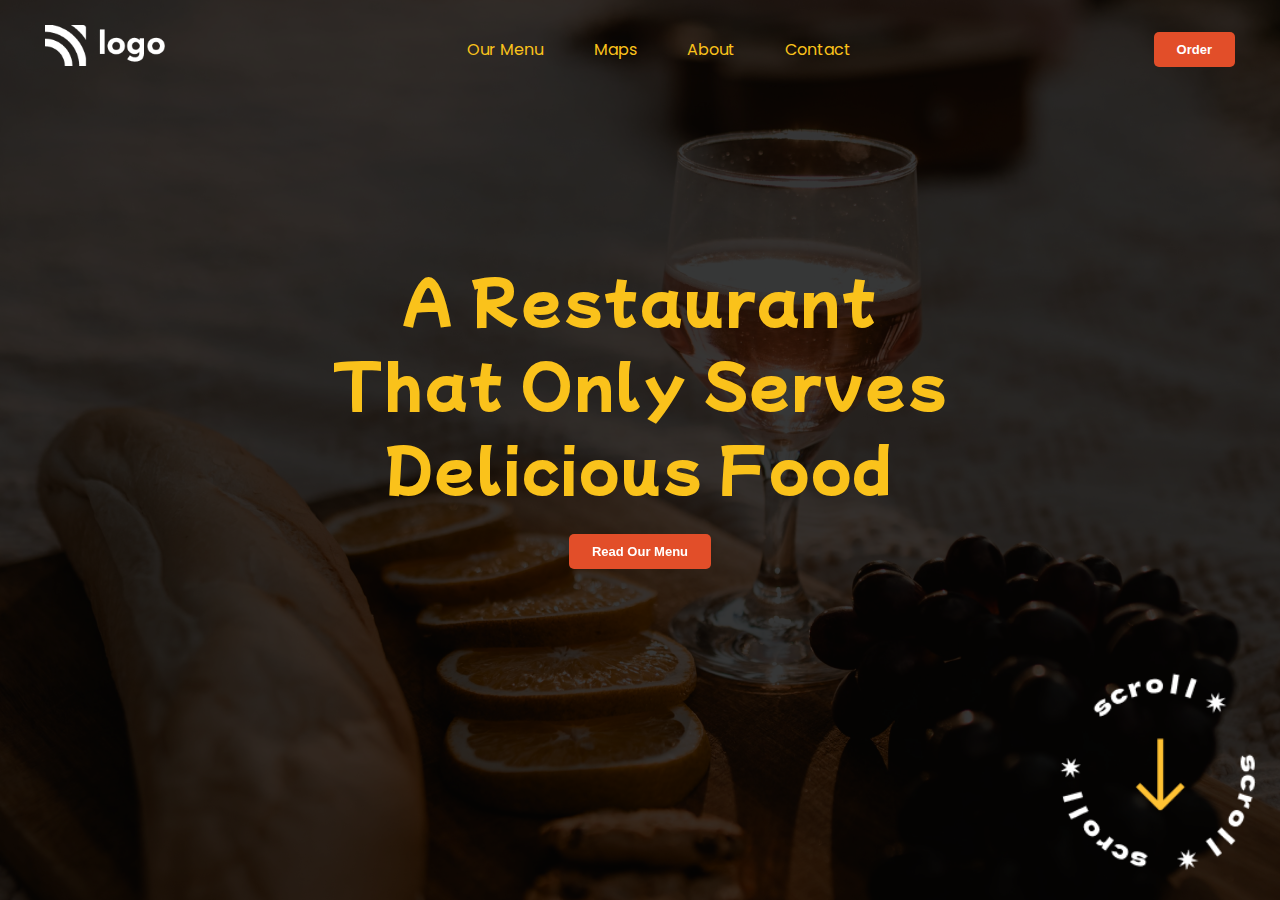
<file: 03-Feb-23-project-and-assignment/index.html>
<!DOCTYPE html>
<html lang="en">

<head>
    <meta charset="UTF-8">
    <meta http-equiv="X-UA-Compatible" content="IE=edge">
    <meta name="viewport" content="width=device-width, initial-scale=1.0">
    <title>Document</title>
    <!-- CSS style sheet -->
    <link rel="stylesheet" href="./CSS/style.css">
</head>

<body>
    <header>
        <div class="logo">
            <img src="./img/white-logo.png" alt="">
        </div>
        <div class="menu">
            <div></div>
            <div></div>
            <div></div>
        </div>
        <ul>
            <li><a href="#">Our Menu</a></li>
            <li><a href="#">Maps</a></li>
            <li><a href="#">About</a></li>
            <li><a href="#">Contact</a></li>
        </ul>
        <button>Order</button>
    </header>
    <main>
            <h1>A Restaurant That Only Serves Delicious Food</h1>
            <button>Read Our Menu</button>
    </main>
    <footer>
        <img src="./img/scrool.png" alt="">
    </footer>
</body>

</html>
</file>
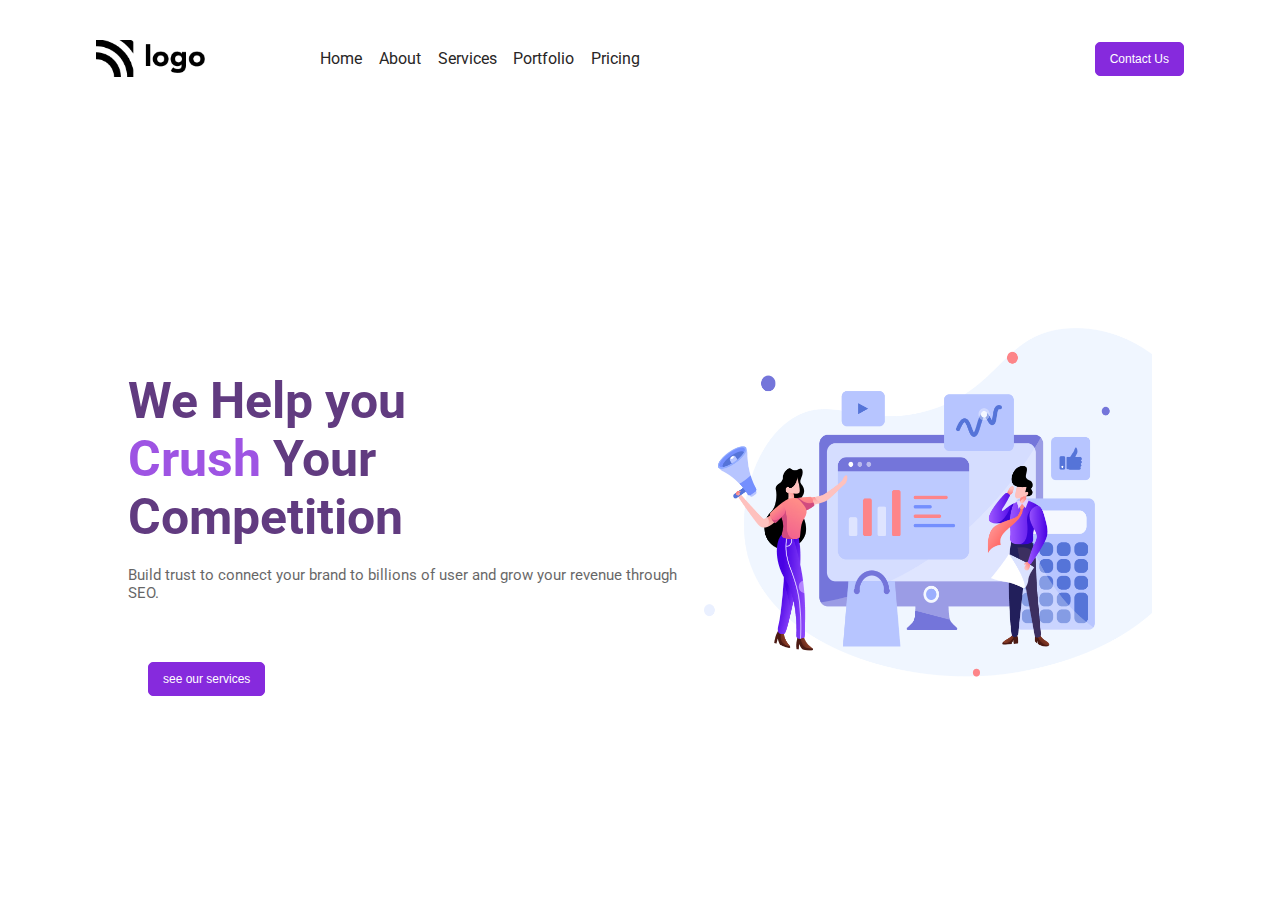
<file: 04Feb-23-project/index.html>
<!DOCTYPE html>
<html lang="en">

<head>
    <meta charset="UTF-8">
    <meta http-equiv="X-UA-Compatible" content="IE=edge">
    <meta name="viewport" content="width=device-width, initial-scale=1.0">
    <title>04Feb'23</title>
    <!-- css -->
    <link rel="stylesheet" href="./CSS/style.css" />
</head>

<body>
    <!-- header -->
    <header>
        <div class="logo_content">
            <img src="./assets/Logo.png" alt="">
            <ul>
                <li><a href="#Home">Home</a></li>
                <li><a href="#About">About</a></li>
                <li><a href="#Services">Services</a></li>
                <li><a href="#Portfolio">Portfolio</a></li>
                <li><a href="#Pricing">Pricing</a></li>
            </ul>
        </div>
        <button>
            Contact Us
        </button>
    </header>
    <main>
        <div class="left_contant">
            <div class="contant">
                <h1>
                    We Help you <span>Crush</span> Your Competition
                </h1>
                <p>Build trust to connect your brand to billions of user and grow your revenue through SEO.</p>
            </div>
            <button>
                see our services
            </button>
        </div>
        <div class="right_contant">
            <img src="./assets/Header Illustration.png" alt="">
        </div>
    </main>
</body>

</html>
</file>
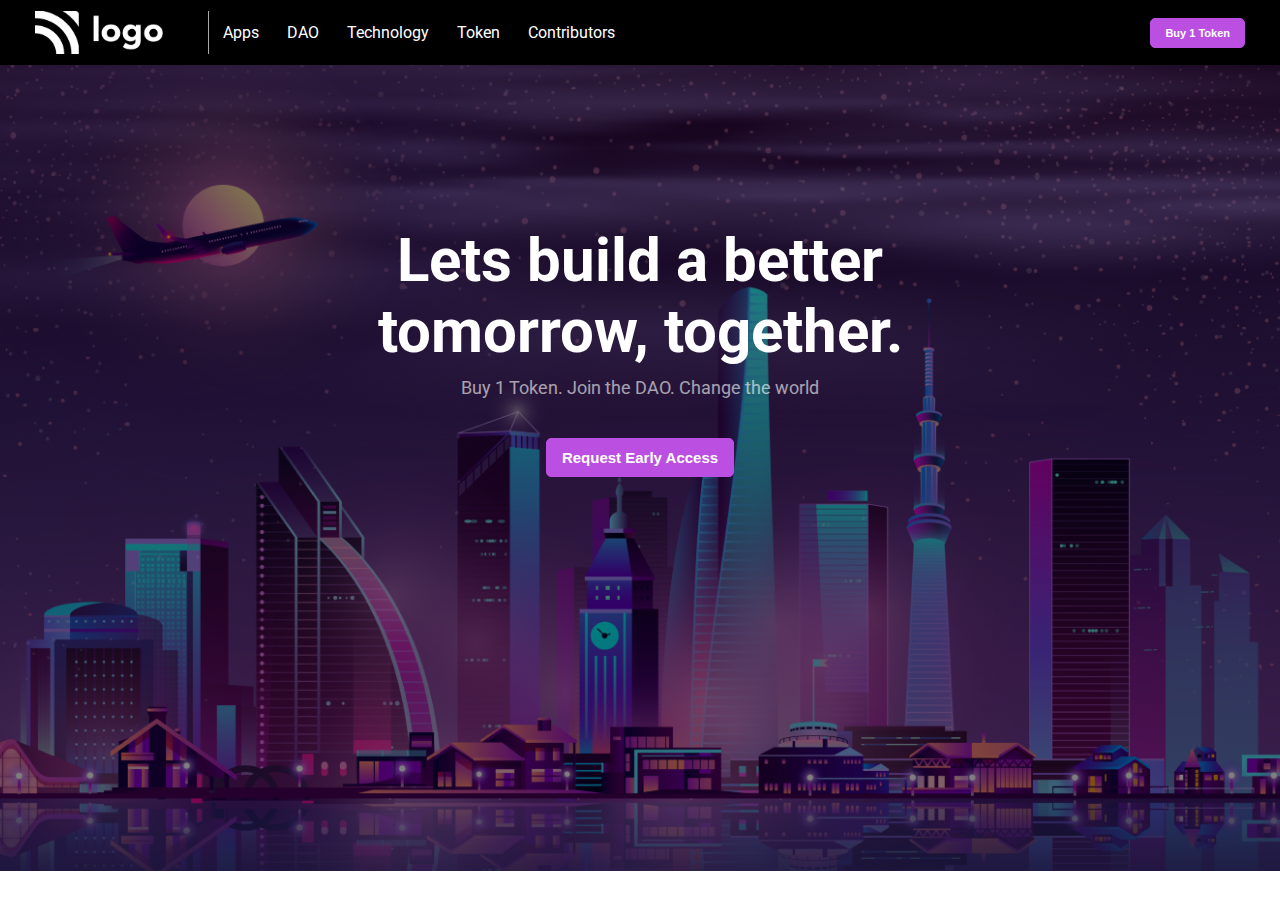
<file: 05Feb-project/index.html>
<!DOCTYPE html>
<html lang="en">

<head>
    <meta charset="UTF-8">
    <meta http-equiv="X-UA-Compatible" content="IE=edge">
    <meta name="viewport" content="width=device-width, initial-scale=1.0">
    <title>05Feb</title>
    <!-- link css  -->
    <link rel="stylesheet" href="./CSS/style.css">
</head>

<body>
    <div class="header_container">
        <header>
            <nav>
                <img src="./assets/white-logo.png" alt="">
                <ul>
                    <li><a href="#">Apps</a></li>
                    <li><a href="#">DAO</a></li>
                    <li><a href="#">Technology</a></li>
                    <li><a href="#">Token</a></li>
                    <li><a href="#">Contributors</a></li>
                </ul>
            </nav>
            <button>Buy 1 Token</button>
        </div>
    </header>

    <section class="hero">
        <div class="hero_content">
            <h1>
                Lets build a better tomorrow, together.
            </h1>
            <p>Buy 1 Token. Join the DAO. Change the world</p> 
            <div class="hero_btn">
                <button>Request Early Access</button>
            </div>
        </div>
    </section>
</body>

</html>
</file>
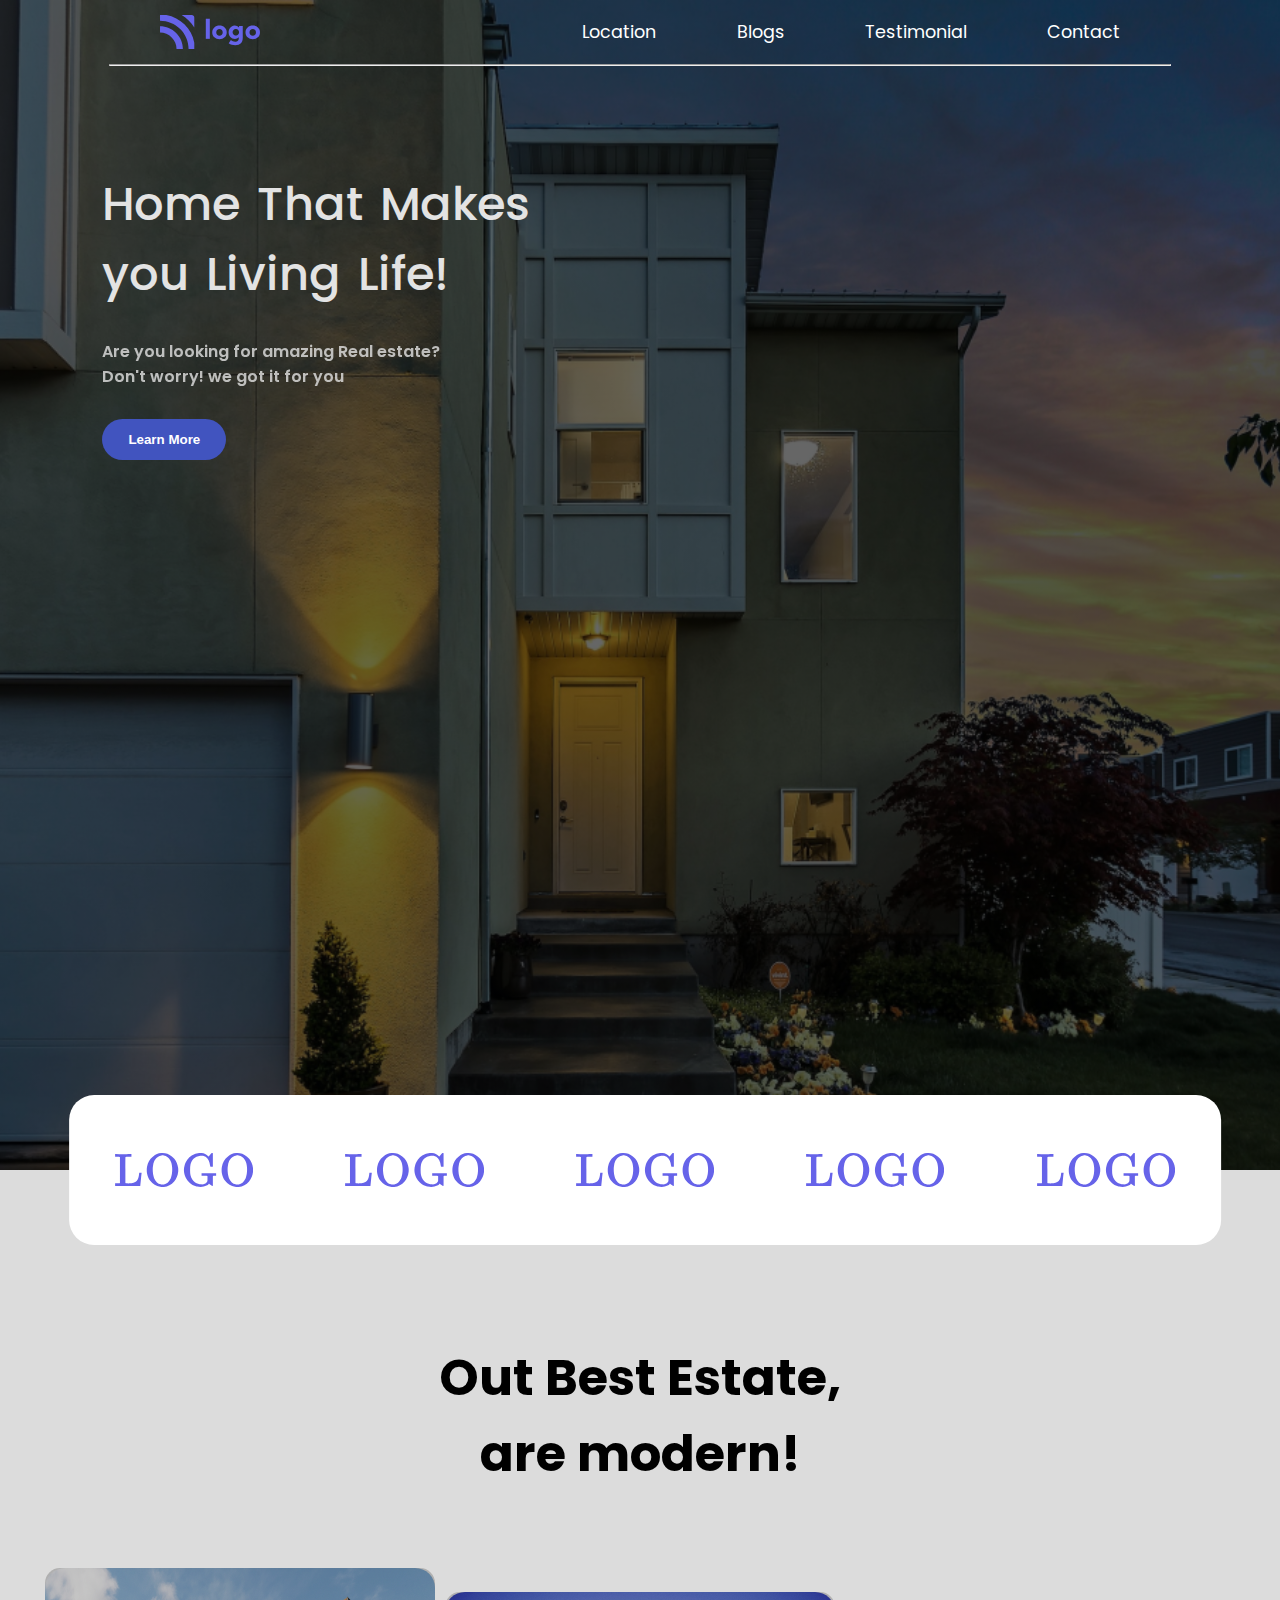
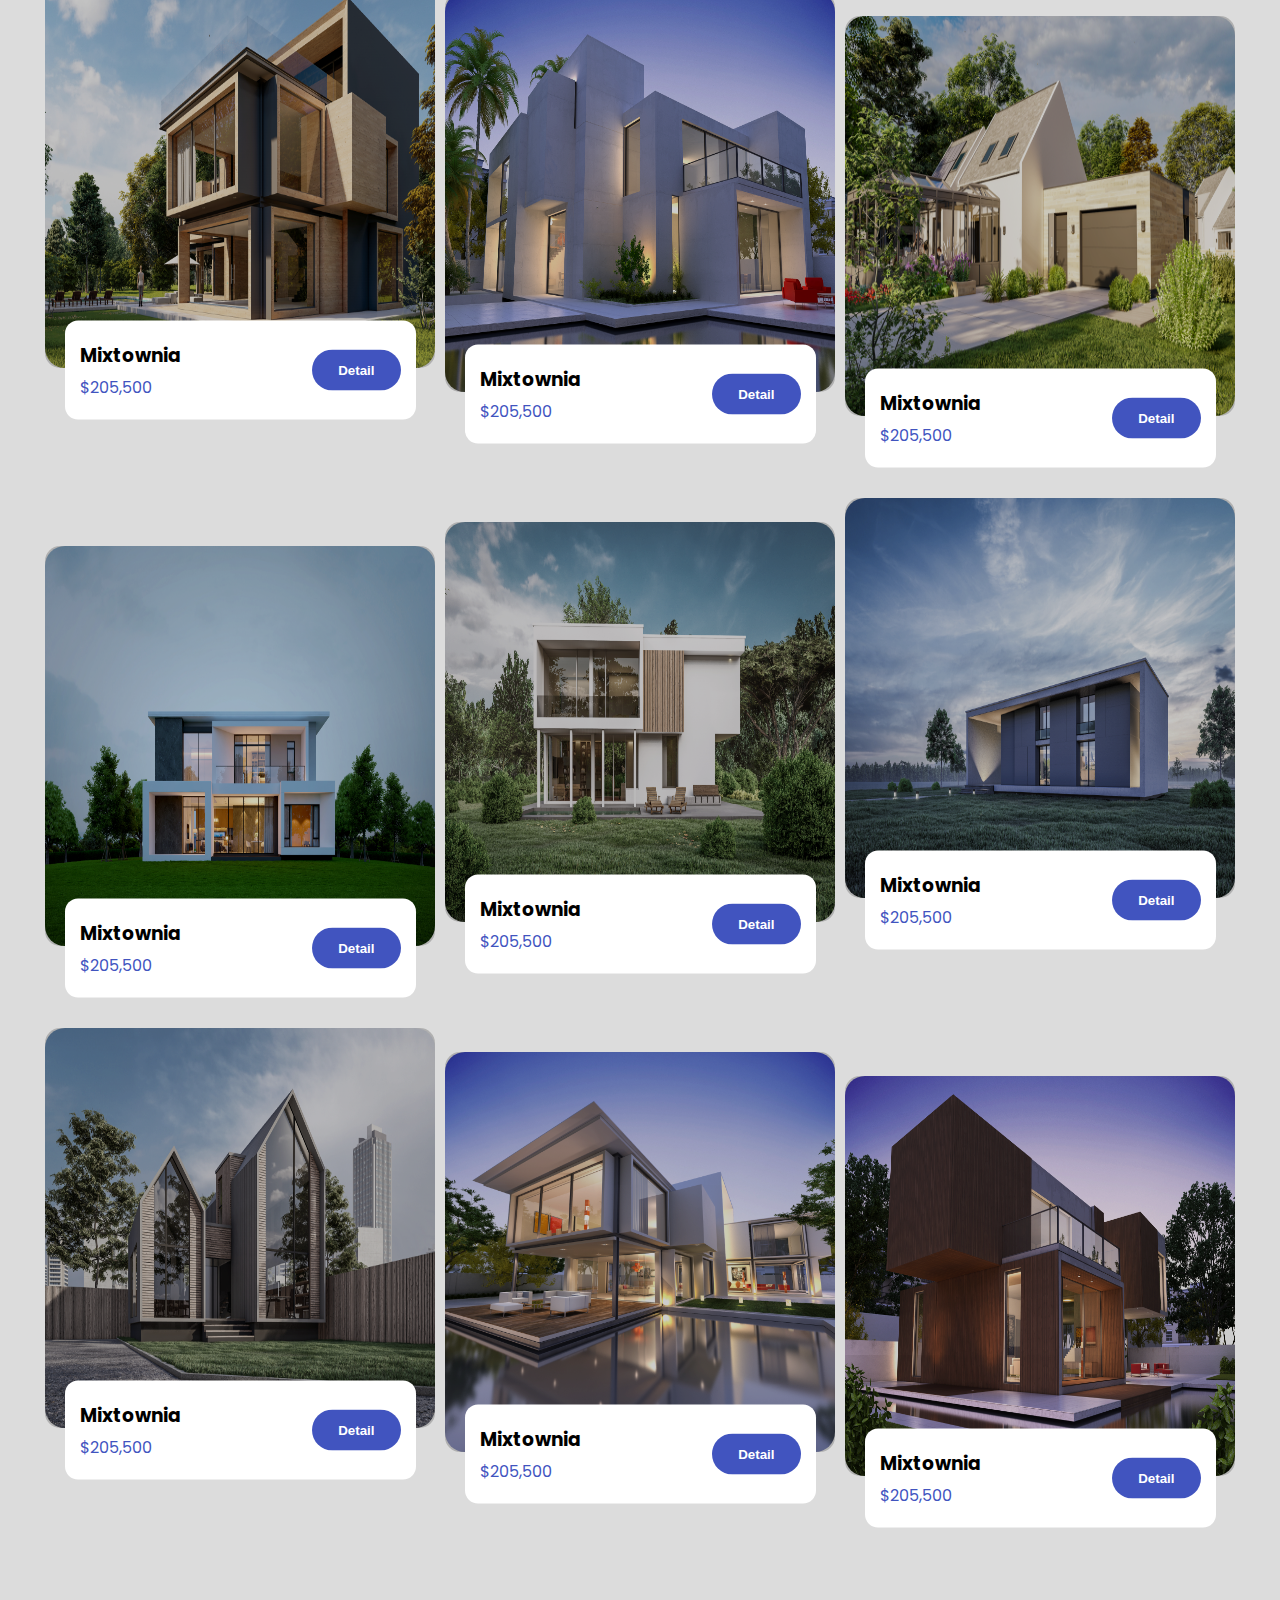
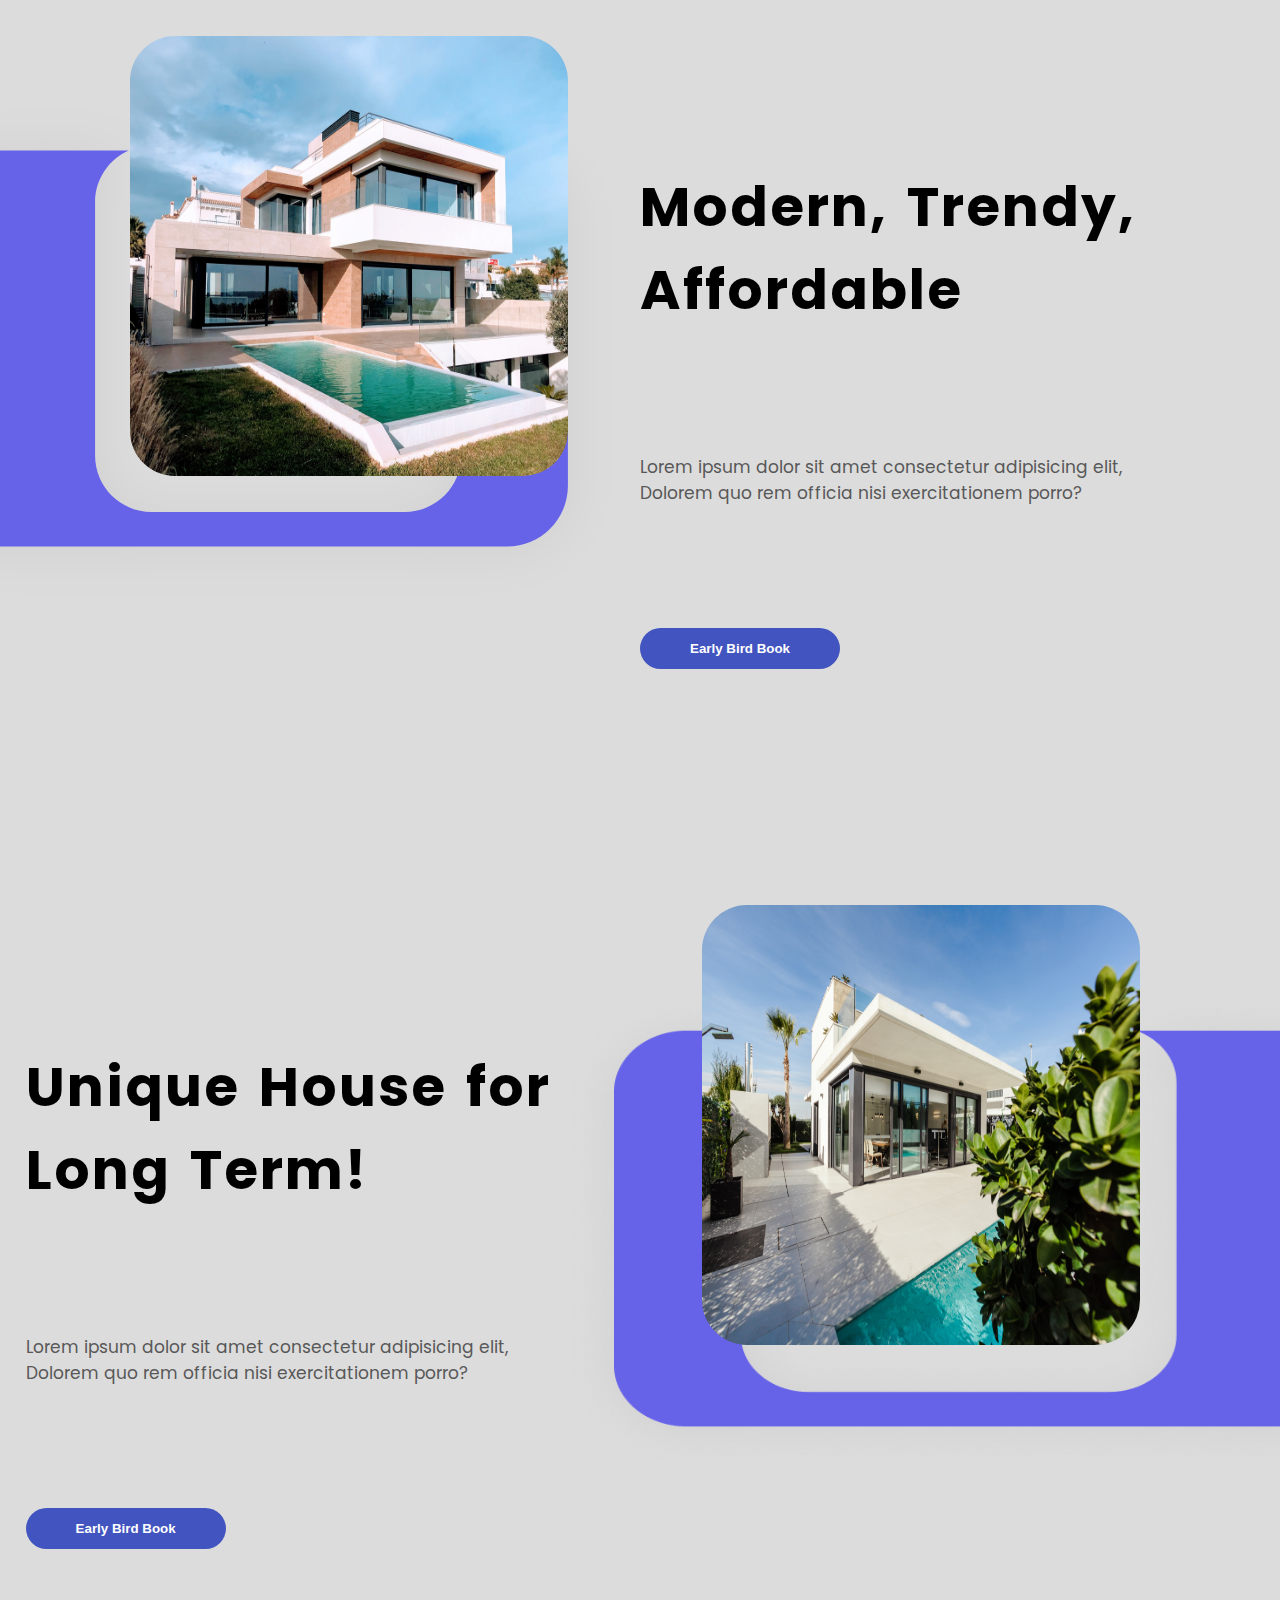
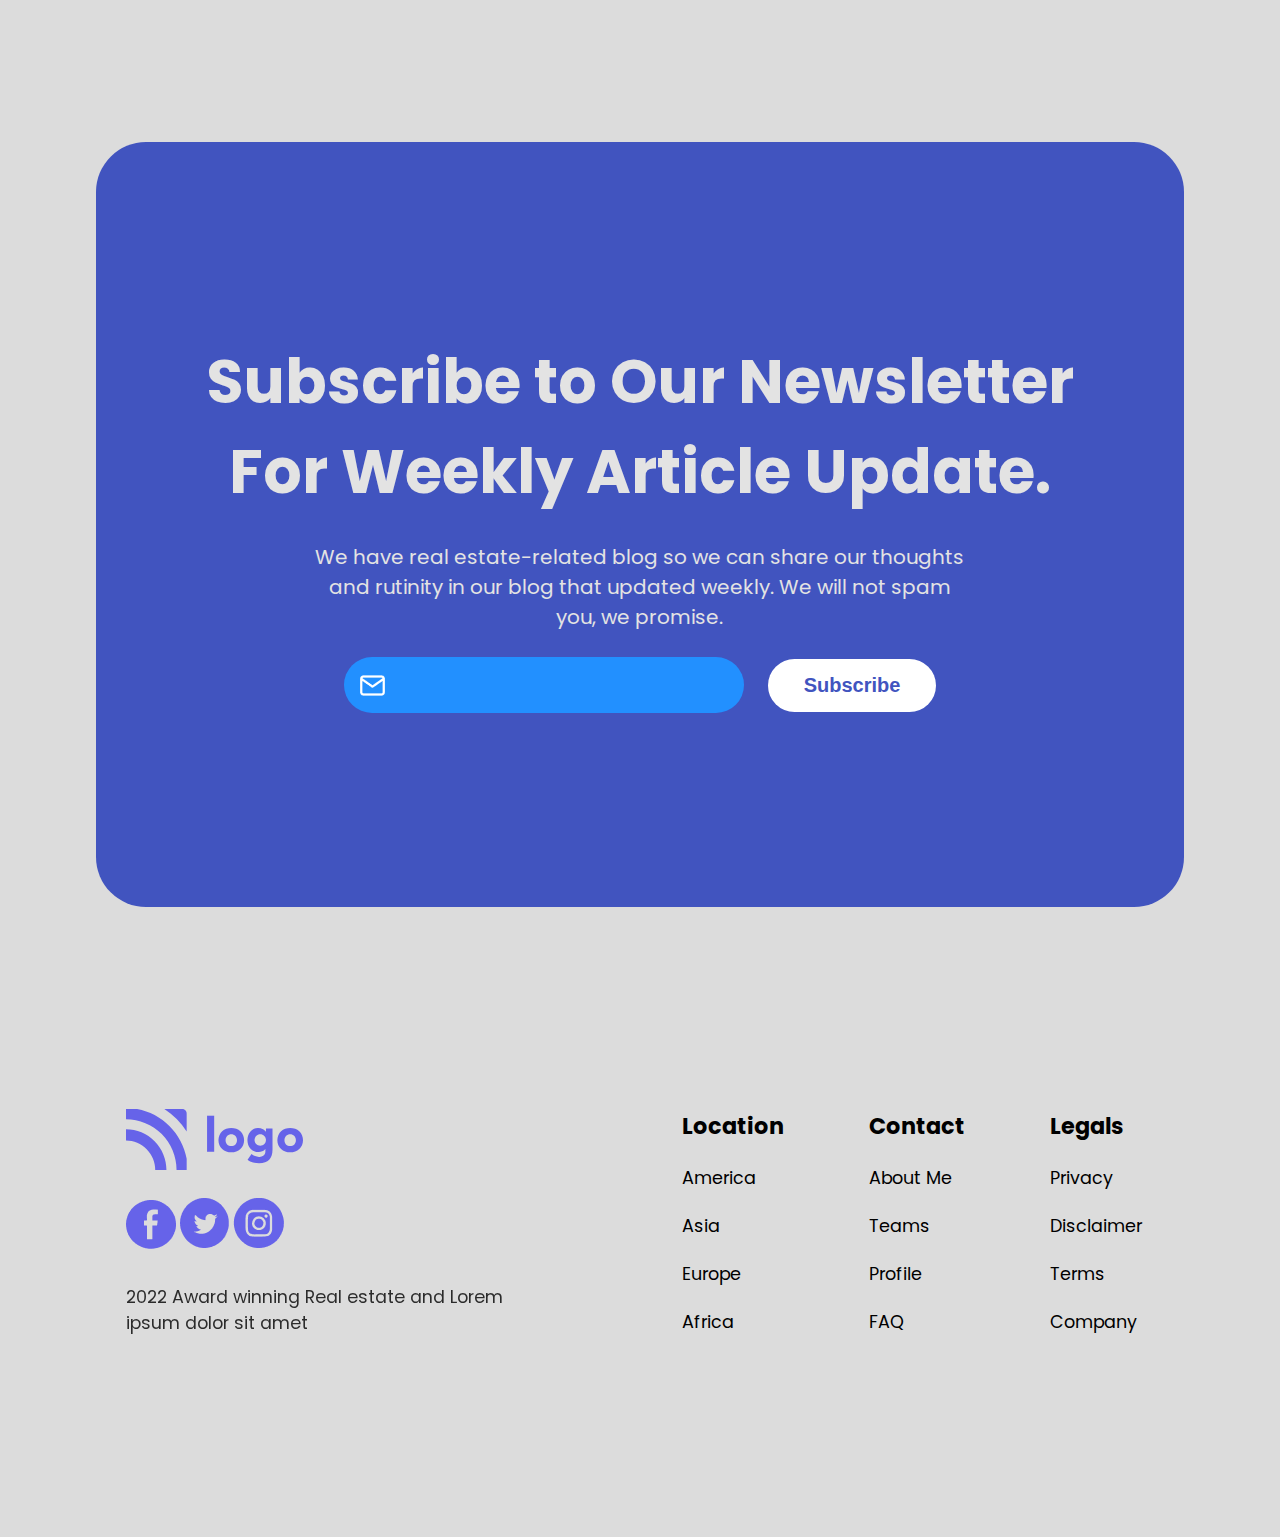
<file: 11Feb--Real-Estaea/index.html>
<!DOCTYPE html>
<html lang="en">

<head>
    <meta charset="UTF-8">
    <meta http-equiv="X-UA-Compatible" content="IE=edge">
    <meta name="viewport" content="width=device-width, initial-scale=1.0">
    <title>Document</title>
    <!-- adding css style sheet-->
    <link rel="stylesheet" href="./style.css">
</head>

<body>
    <!-- create website of header -->
    <header>
        <!-- navbar -->
        <nav>
            <!-- adding the logo image -->
            <img src="./icon/Logo.svg" alt="">
            <div class="hambergur_menu">
                <div></div>
                <div></div>
                <div></div>
            </div>
            <!-- nav links -->
            <ul>
                <li><a href="#">Location</a></li>
                <li><a href="#">Blogs</a></li>
                <li><a href="#">Testimonial</a></li>
                <li><a href="#">Contact</a></li>
            </ul>
        </nav>
        <hr>
        <div class="header_text">
            <h1>Home That Makes you Living Life!</h1>
            <p>
                Are you looking for amazing Real estate? Don't worry! we got it for
                you
            </p>
            <!-- adding button  -->
            <button>Learn More</button>
        </div>
    </header>

    <!-- multiple logos section -->
    <section class="my_logo">
        <img src="./icon/logoName.svg" alt="logoName">
        <img src="./icon/logoName.svg" alt="logoName">
        <img src="./icon/logoName.svg" alt="logoName">
        <img src="./icon/logoName.svg" alt="logoName">
        <img src="./icon/logoName.svg" alt="logoName">
    </section>

    <!-- section for displaying all our real state properties in a card  -->
    <section class="cards_wrapper_section">
        <h1>Out Best Estate, <br>are modern!</h1>
        <!-- sreating a main div to wrap all the card -->
        <div class="cards_wrapper">
            <!-- creating estate property card -->
            <div class="card">
                <img src="./photos/cardImage1.png" alt="cardImage1">
                <!-- for displaying the property details  -->
                <div class="card_box">

                    <!-- displaying the price and property name -->
                    <div>
                        <h3>Mixtownia</h3>
                        <p>$205,500</p>
                    </div>
                    <!-- button for more details -->
                    <button>Detail</button>
                </div>
            </div>
            
            <!-- creating estate property card -->
            <div class="card">
                <img src="./photos/cardImage2.png" alt="cardImage2">
                <!-- for displaying the property details  -->
                <div class="card_box">

                    <!-- displaying the price and property name -->
                    <div>
                        <h3>Mixtownia</h3>
                        <p>$205,500</p>
                    </div>
                    <!-- button for more details -->
                    <button>Detail</button>
                </div>
            </div>

            <!-- creating estate property card -->
            <div class="card">
                <img src="./photos/cardImage3.png" alt="cardImage3">
                <!-- for displaying the property details  -->
                <div class="card_box">

                    <!-- displaying the price and property name -->
                    <div>
                        <h3>Mixtownia</h3>
                        <p>$205,500</p>
                    </div>
                    <!-- button for more details -->
                    <button>Detail</button>
                </div>
            </div>

            <!-- creating estate property card -->
            <div class="card">
                <img src="./photos/cardImage4.png" alt="cardImage4">
                <!-- for displaying the property details  -->
                <div class="card_box">

                    <!-- displaying the price and property name -->
                    <div>
                        <h3>Mixtownia</h3>
                        <p>$205,500</p>
                    </div>
                    <!-- button for more details -->
                    <button>Detail</button>
                </div>
            </div>

            <!-- creating estate property card -->
            <div class="card">
                <img src="./photos/cardImage5.png" alt="cardImage5">
                <!-- for displaying the property details  -->
                <div class="card_box">

                    <!-- displaying the price and property name -->
                    <div>
                        <h3>Mixtownia</h3>
                        <p>$205,500</p>
                    </div>
                    <!-- button for more details -->
                    <button>Detail</button>
                </div>
            </div>

            <!-- creating estate property card -->
            <div class="card">
                <img src="./photos/cardImage6.png" alt="cardImage6">
                <!-- for displaying the property details  -->
                <div class="card_box">

                    <!-- displaying the price and property name -->
                    <div>
                        <h3>Mixtownia</h3>
                        <p>$205,500</p>
                    </div>
                    <!-- button for more details -->
                    <button>Detail</button>
                </div>
            </div>

            <!-- creating estate property card -->
            <div class="card">
                <img src="./photos/cardImage7.png" alt="cardImage7">
                <!-- for displaying the property details  -->
                <div class="card_box">

                    <!-- displaying the price and property name -->
                    <div>
                        <h3>Mixtownia</h3>
                        <p>$205,500</p>
                    </div>
                    <!-- button for more details -->
                    <button>Detail</button>
                </div>
            </div>

            <!-- creating estate property card -->
            <div class="card">
                <img src="./photos/cardImage8.png" alt="cardImage8">
                <!-- for displaying the property details  -->
                <div class="card_box">

                    <!-- displaying the price and property name -->
                    <div>
                        <h3>Mixtownia</h3>
                        <p>$205,500</p>
                    </div>
                    <!-- button for more details -->
                    <button>Detail</button>
                </div>
            </div>

            <!-- creating estate property card -->
            <div class="card">
                <img src="./photos/cardImage9.png" alt="cardImage9">
                <!-- for displaying the property details  -->
                <div class="card_box">

                    <!-- displaying the price and property name -->
                    <div>
                        <h3>Mixtownia</h3>
                        <p>$205,500</p>
                    </div>
                    <!-- button for more details -->
                    <button>Detail</button>
                </div>
            </div>
        </div>
    </section>

    <!-- section for displaying first feature -->
    <section class="feature_section first_feature_section">
        <!-- for displaying the image  -->
        <div>
            <img src="./icon/featureImageBg1.svg" alt="">
            <img src="./photos/featuresImage1.png" alt="">
        </div>

        <!-- for displaying the written content -->
        <div>
            <h1>Modern, Trendy, Affordable</h1>
            <p>
                Lorem ipsum dolor sit amet consectetur adipisicing elit, Dolorem quo
                rem officia nisi exercitationem porro?
            </p>
            <button>Early Bird Book</button>
        </div>
    </section>

    <!-- section for displaying second feature -->
    <section class="feature_section second_feature_section">
        <!-- for displaying the written content -->
        <div>
            <h1>Unique House for Long Term!</h1>
            <p>
                Lorem ipsum dolor sit amet consectetur adipisicing elit, Dolorem quo
                rem officia nisi exercitationem porro?
            </p>
            <button>Early Bird Book</button>
        </div>

        <!-- for displaying the image  -->
        <div>
            <img src="./icon/featureImageBg2.png" alt="">
            <img src="./photos/featuresImage2.png" alt="">
        </div>
    </section>

    <!-- creating subscribe card section -->
    <section class="subscribe_card">
        <h1>
            Subscribe to Our Newsletter For Weekly Article Update.
        </h1>
        <p>
            We have real estate-related blog so we can share our thoughts and rutinity in our blog that updated weekly. We will not spam you, we promise.
        </p>

        <!-- adding email input and subscribe button  -->
        <div>
            <!-- adding email logo -->
            <img src="./icon/mail.png" alt="">
            <input type="email" name="" id="">
            <button>Subscribe</button>
        </div>
    </section>

    <!-- creating footer of the web page -->
    <footer>
        <div class="left_section">
            <!-- adding logo image -->
            <img src="./icon/Logo.svg" alt="">

            <!-- adding social media icon and link -->
            <div>
                <img src="./icon/facebook.png" alt="">
                <img src="./icon/twitter.png" alt="">
                <img src="./icon/instagram.png" alt="">
            </div>
            <p>
                2022 Award winning Real estate and Lorem ipsum dolor sit amet
            </p>
        </div>

        <!-- adding right section of the footer -->
        <div class="right_section">
            <!-- adding different location -->
            <div class="location">
                <h3>Location</h3>
                <p>America</p>
                <p>Asia</p>
                <p>Europe</p>
                <p>Africa</p>
            </div>

            <!-- adding different contact -->
            <div class="Contact">
                <h3>Contact</h3>
                <p>About Me</p>
                <p>Teams</p>
                <p>Profile</p>
                <p>FAQ</p>
            </div>

            <!-- adding legals section -->
            <div class="Legals">
                <h3>Legals</h3>
                <p>Privacy</p>
                <p>Disclaimer</p>
                <p>Terms</p>
                <p>Company</p>
            </div>
        </div>
    </footer>
</body>

</html>
</file>
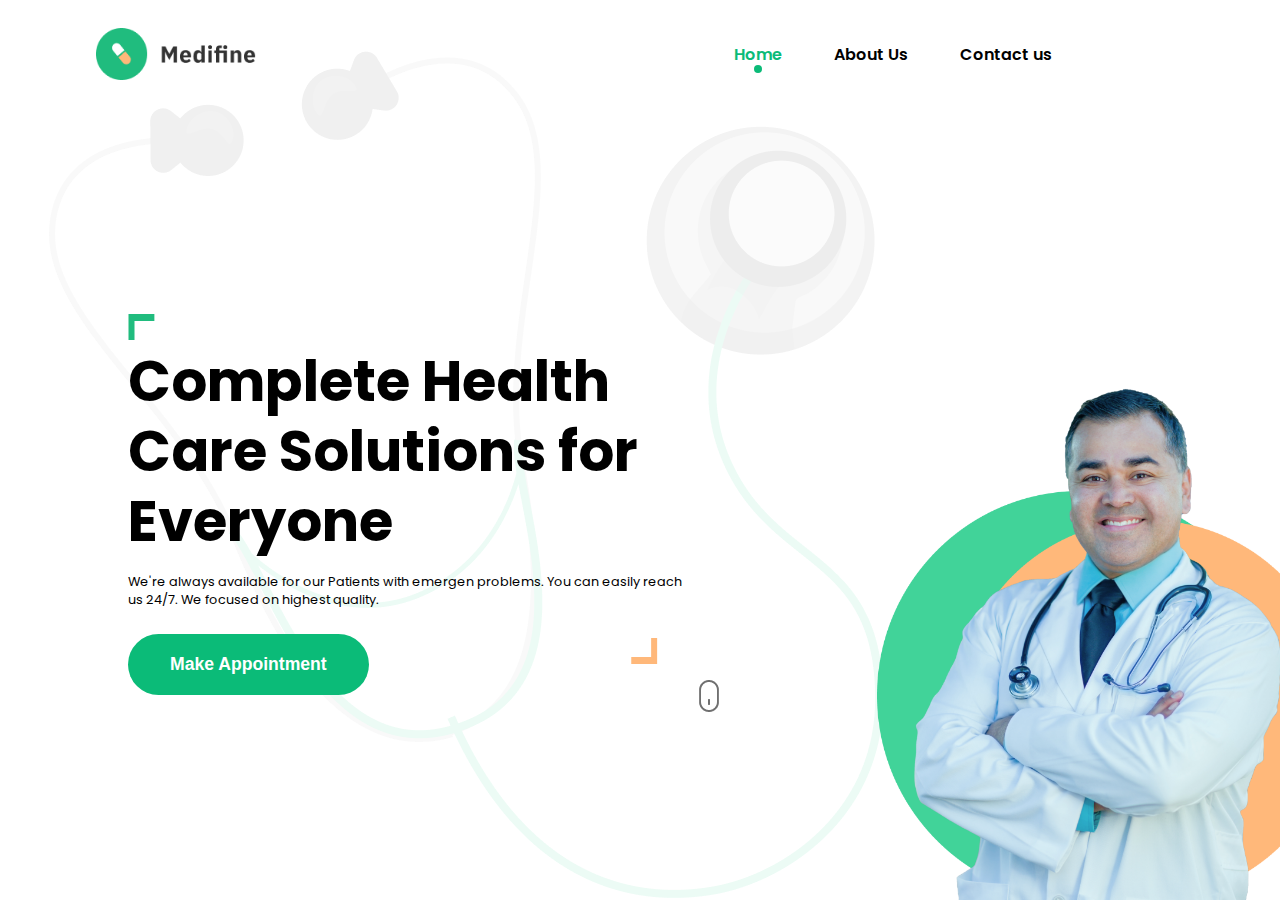
<file: 11Feb-multiPage-/index.html>
<!DOCTYPE html>
<html lang="en">

<head>
    <meta charset="UTF-8">
    <meta http-equiv="X-UA-Compatible" content="IE=edge">
    <meta name="viewport" content="width=device-width, initial-scale=1.0">
    <title>Document</title>
    <!-- google font -->
    <link rel="preconnect" href="https://fonts.googleapis.com">
    <link rel="preconnect" href="https://fonts.gstatic.com" crossorigin>
    <link
        href="https://fonts.googleapis.com/css2?family=Poppins:ital,wght@0,100;0,200;0,300;0,400;0,500;0,600;0,700;0,800;0,900;1,100&display=swap"
        rel="stylesheet">

    <!-- css -->
    <link rel="stylesheet" href="./style.css">
</head>

<body>
    <nav>
        <!-- adding logo of website  -->
        <img src="./images/logo.png" alt="logo">
        <ul>
            <li><a href="#home">Home</a></li>
            <li><a href="./about/index.html">About Us</a> </li>
            <li><a href="./contact/index.html">Contact us</a></li>
        </ul>
    </nav>

    <!-- Create main section -->
    <main>
        <!-- create left section -->
        <section class="leftSection">
            <!-- top left image  -->
            <img src="./images/topAngle.png" alt="topAngle">
            <!-- add heading -->
            <h1>Complete Health Care Solutions for Everyone</h1>
            <p>
                We're always available for our Patients with emergen problems. You can
                easily reach us 24/7. We focused on highest quality.
            </p>
            <button>Make Appointment</button>

            <!-- bottom Angle image  -->
            <img src="./images/bottomAngle.png" alt="bottomAngle">
            <!-- bottom mouse image  -->
            <img src="./images/mouse.png" alt="">
        </section>

        <!-- creating right section  -->
        <section class="rightSection">
                <img src="./images/greenBox.png" alt="greenBox">
                <img src="./images/yellowBox.png" alt="yellowBox">
                <img src="./images/doctor.png" alt="doctor">
        </section>
    </main>
</body>

</html>
</file>
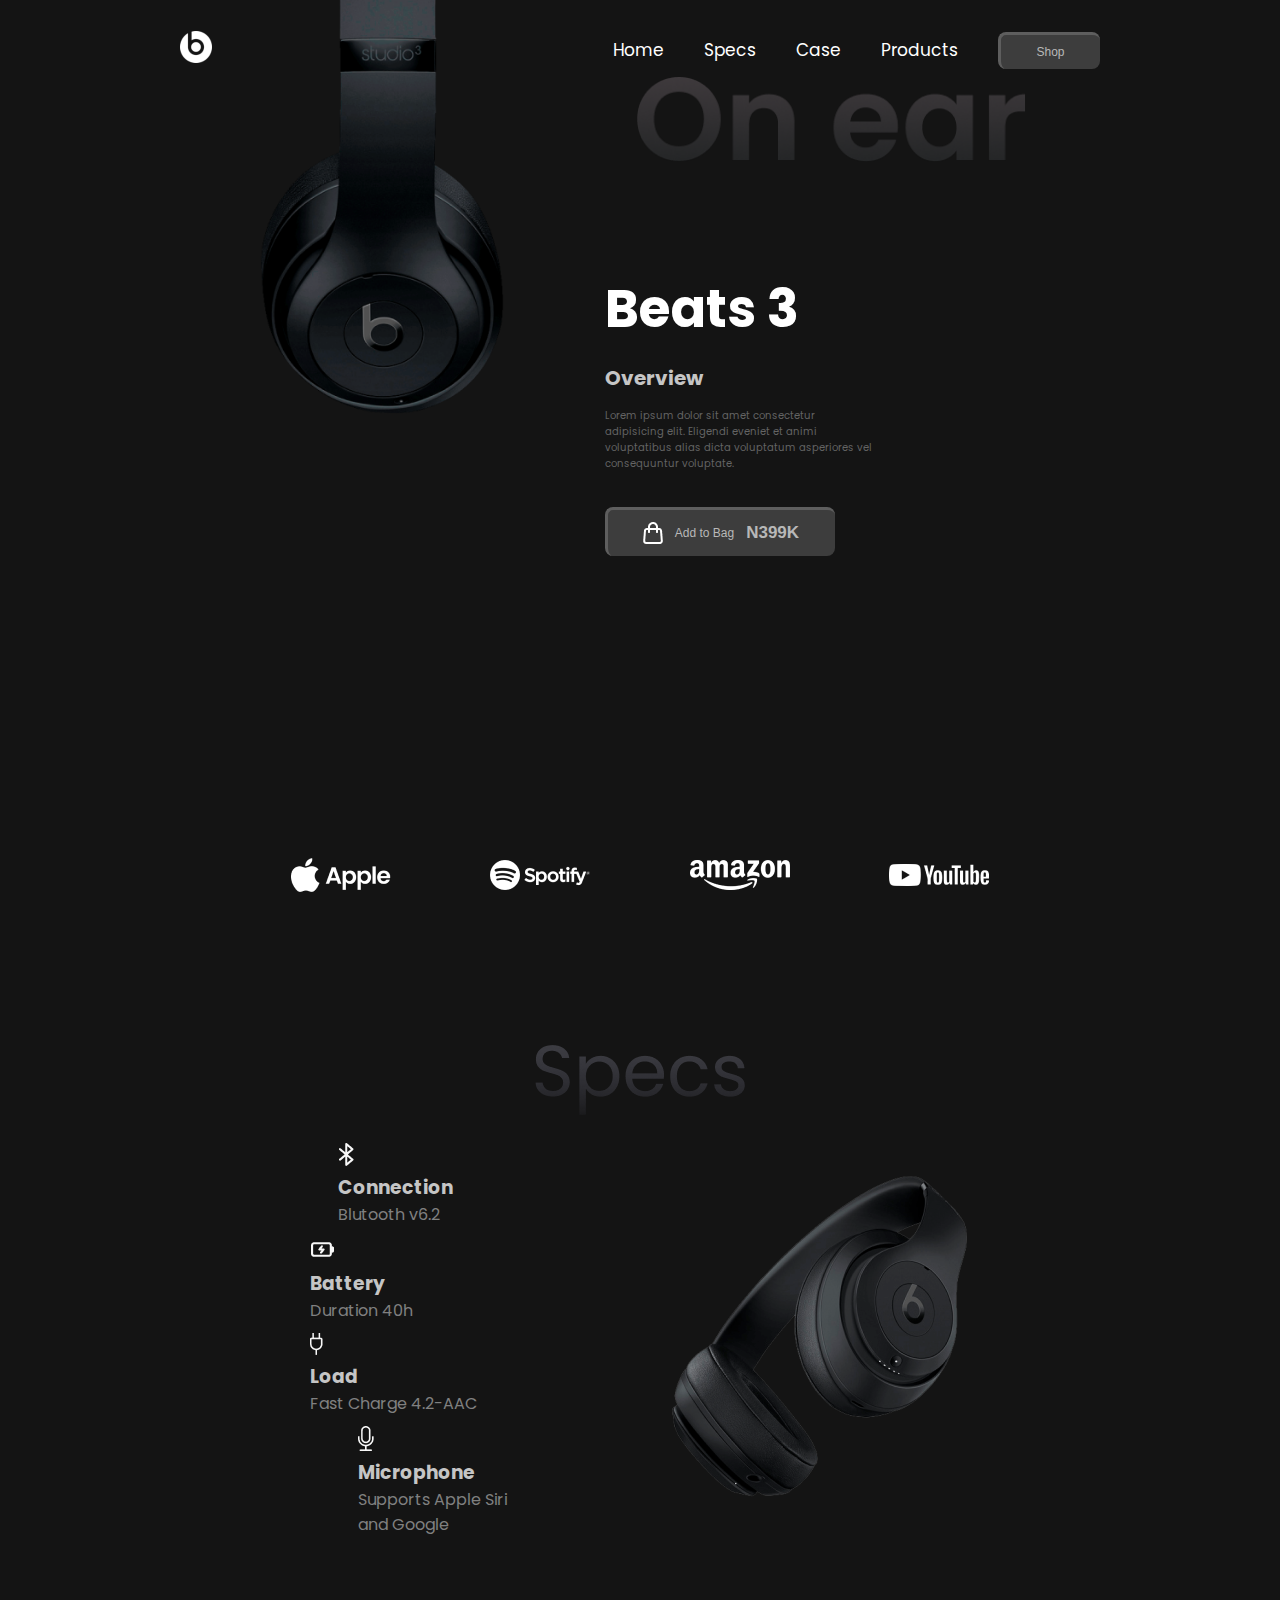
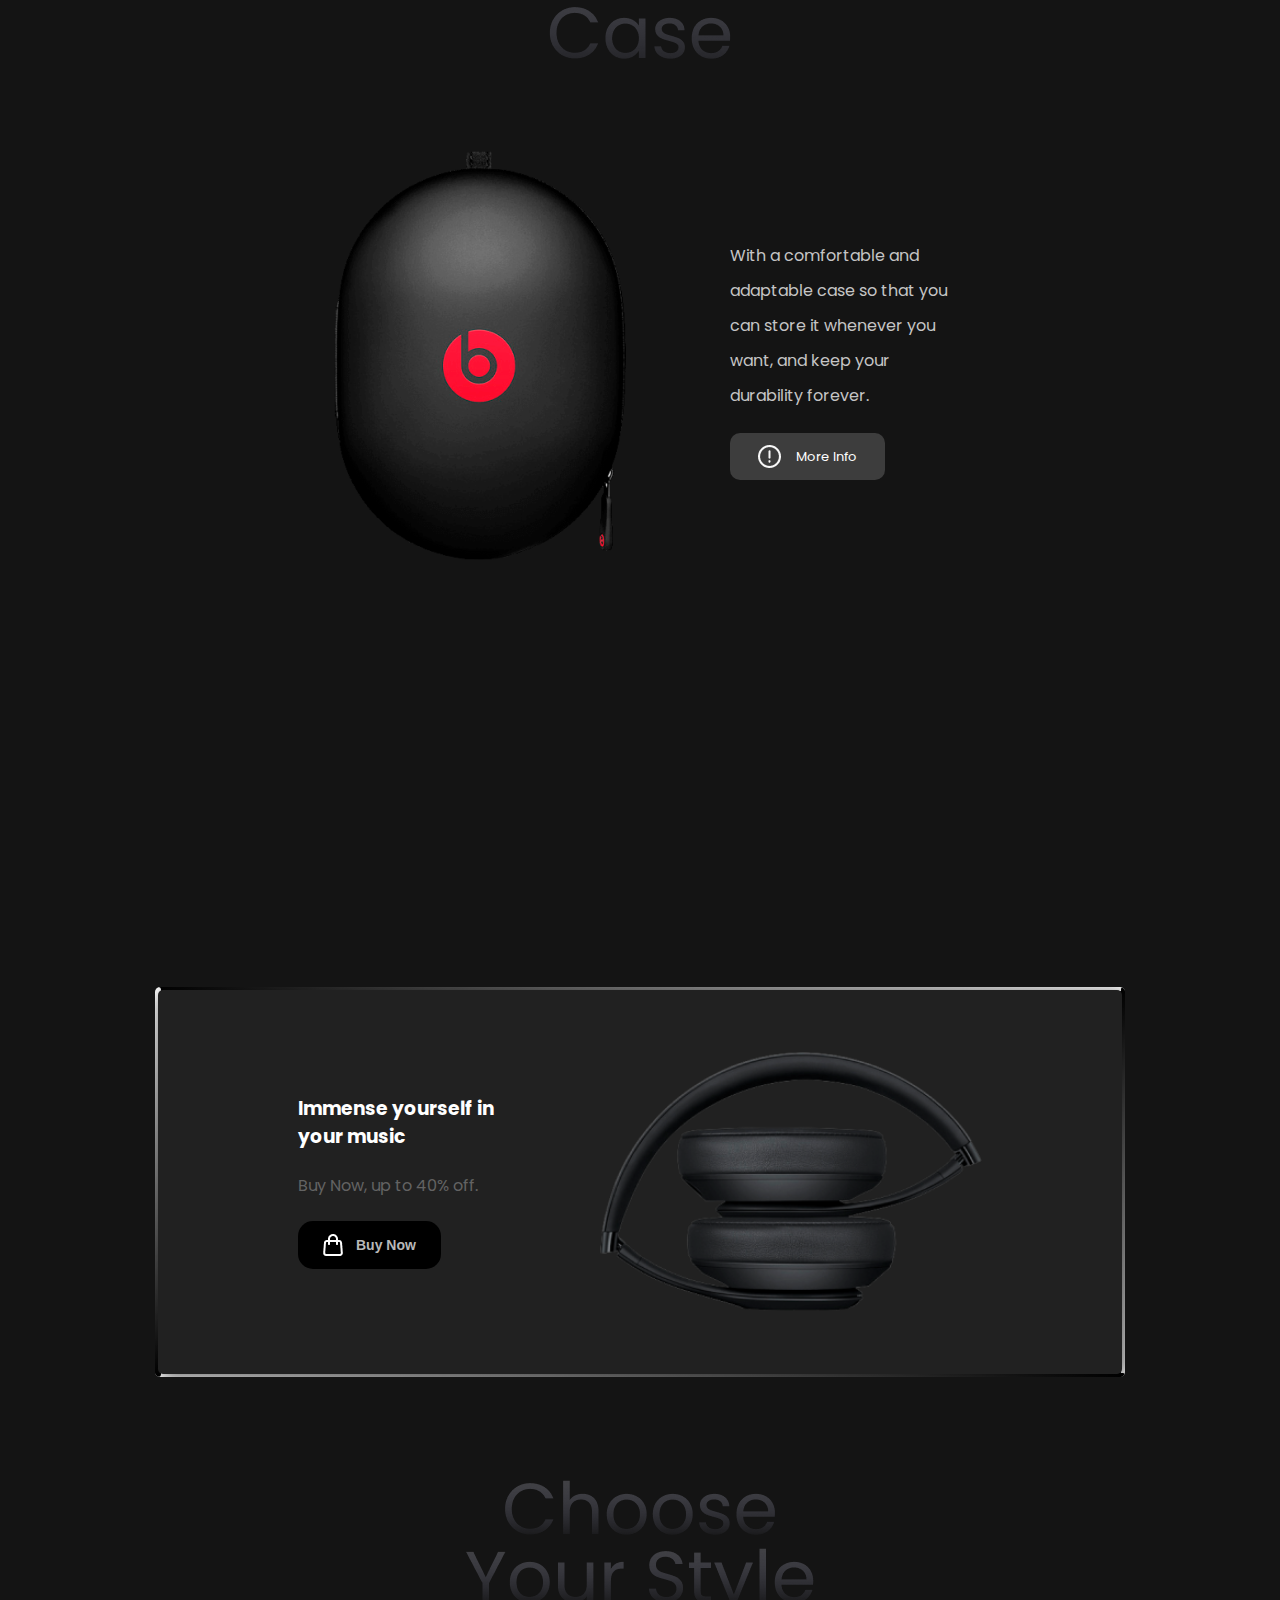
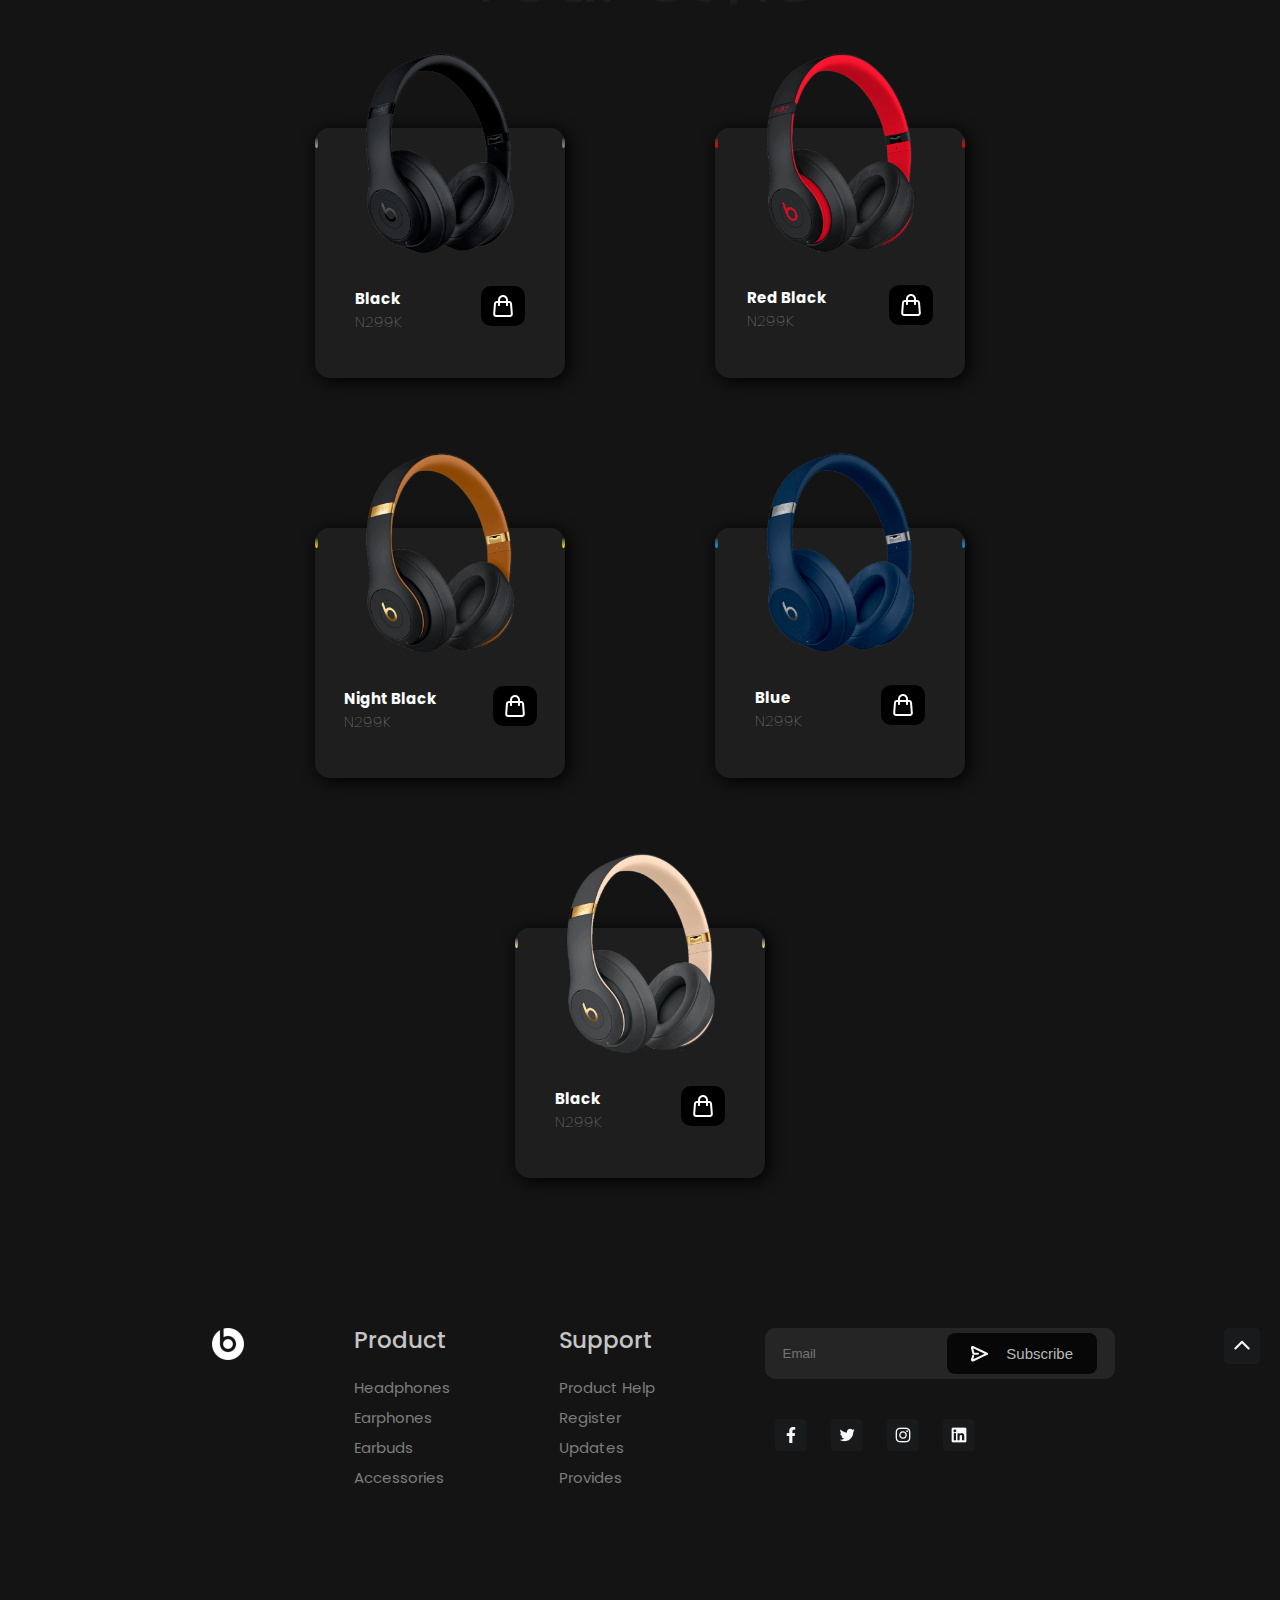
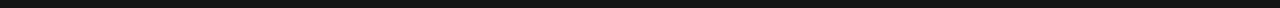
<file: 11Feb_beats/index.html>
<!DOCTYPE html>
<html lang="en">

<head>
    <meta charset="UTF-8">
    <meta http-equiv="X-UA-Compatible" content="IE=edge">
    <meta name="viewport" content="width=device-width, initial-scale=1.0">
    <title>Document</title>
    <!-- adding style sheets -->
    <link rel="stylesheet" href="style.css">
    <!-- adding poppins font liberary -->
    <link rel="preconnect" href="https://fonts.googleapis.com">
    <link rel="preconnect" href="https://fonts.gstatic.com" crossorigin>
    <link
        href="https://fonts.googleapis.com/css2?family=Poppins:ital,wght@0,100;0,200;0,300;0,400;0,500;0,600;0,700;0,800;0,900;1,100&display=swap"
        rel="stylesheet">
</head>

<body>
    <!-- header section  -->
    <header>
        <div class="logo">
            <img src="./assets/Photos/beatsLogo.png" alt="">
        </div>
        <nav>
            <!-- max-width(645px) -->
            <div class="menu_section">
                <div></div>
                <div></div>
                <div></div>
            </div>
            <ul>
                <li><a href="#">Home</a></li>
                <li><a href="#specs">Specs</a></li>
                <li><a href="#case">Case</a></li>
                <li><a href="#product">Products</a></li>
            </ul>
            <div class="btn">
                <button>Shop</button>
            </div>
        </nav>
    </header>
    <!-- hero-section -->
    <section id="home">
        <div class="home_img">
            <img src="./assets/Photos/mainImage.png" alt="">
            <img src="./assets/Photos/onEar.png" alt="">
        </div>
        <div class="right_section">
            <h1>Beats 3</h1>
            <h4>Overview</h4>
            <p>Lorem ipsum dolor sit amet consectetur adipisicing elit. Eligendi eveniet et animi voluptatibus alias
                dicta voluptatum asperiores vel consequuntur voluptate.</p>
            <button>
                <img src="./assets/Icon/shoppingBag.png" alt=""> &MediumSpace; &MediumSpace;
                Add to Bag &MediumSpace; &MediumSpace; <span>N399K</span>
            </button>
        </div>
    </section>

    <!-- Creating social_media_section  -->
    <section class="social_media_section">
            <img src="./assets/Photos/appleLogo.png" alt="">
            <img src="./assets/Photos/spotifyLogo.png" alt="">
            <img src="./assets/Photos/amazonLogo.png" alt="">
            <img src="./assets/Photos/youtubeLogo.png" alt="">
    </section>

    <!-- Creating a new specification section  -->
    <section id="specs" class="specification_container">
        <div class="specs_logo">
            <!-- adding specs logo -->
            <img src="./assets/Icon/specsLogo.png" alt="">
        </div>

        <!-- creating specification content  -->
        <div class="specification_content">
            <div class="specification_list">
                <!-- creating a division for each specification -->

                <!-- creating connection item -->
                <div>
                    <!-- adding blutooth logo -->
                    <img src="./assets/Icon/bluetooth.png" alt="">
                    <h3>Connection</h3>
                    <p>Blutooth v6.2</p>
                </div>

                <!-- Creating battery item -->
                <div>
                    <!-- adding battery logo -->
                    <img src="./assets/Icon/battery.png" alt="">
                    <h3>Battery</h3>
                    <p>Duration 40h</p>
                </div>

                <!-- Creating cahrger item -->
                <div>
                    <!-- adding load Logo -->
                    <img src="./assets/Icon/charger.png" alt="">
                    <h3>Load</h3>
                    <p>Fast Charge 4.2-AAC</p>
                </div>

                <!-- creating Microphone item -->
                <div>
                    <!-- adding Micriphone logo  -->
                    <img src="./assets/Icon/mic.png" alt="">
                    <h3>Microphone</h3>
                    <p>Supports Apple Siri and Google</p>
                </div>
            </div>
            <!-- creating specs image container -->
            <div class="specs_image">
                <img src="./assets/Photos/specsImage.png" alt="">
            </div>
        </div>
    </section>

    <!-- Creating case section     -->
    <section id="case" class="case_container">
        <!-- adding case logo here -->
        <img src="./assets/Icon/caseLogo.png" alt="">

        <!-- Creating case content -->
        <div class="case_content">
            <!-- creating case image div  -->
            <div class="case_image">
                <!-- adding case image  -->
                <img src="./assets/Photos/caseImage.png" alt="">
            </div>
            <!-- creating case text container -->
            <div>
                <p>
                    With a comfortable and adaptable case so that you can store it
                    whenever you want, and keep your durability forever.
                </p>
                <p>
                    <!-- adding group logo  -->
                    <img src="./assets/Icon/group.png" alt="group">
                    More Info
                </p>
            </div>
        </div>

    </section>

    <!-- section to allow user to buy a product -->
    <!-- creating buy card section  -->
    <section class="parent_buy_card">
        <div class="animate">
            <span></span>
            <span></span>
            <span></span>
            <span></span>
        </div>
        <sectoin class="buy_card">
            <div class="content">
                <h3>Immense yourself in your music</h3>
                <p>Buy Now, up to 40% off.</p>
                <button>
                    <!-- adding buy bag logo -->
                    <img src="./assets/Icon/shoppingBag.png" alt="">
                    Buy Now
                </button>
            </div>
            <!-- adding BuyNowSectionimage  -->
            <img src="./assets/Photos/buyNowSectionImage.png" alt="BuyNowSectionImage">
        </sectoin>
    </section>

    <!-- Creating product_container section  -->
    <section id="product" class="product_container">
        <!-- adding choose your style logo -->
        <img src="./assets/Icon/productLogo.png" alt="productLogo">

        <!-- creating a new division for adding all the products to showcase to user -->
        <div class="product_items">

            <!-- creating FIVE card for product  -->
            <!-- creating first card for product  -->
            <div class="product_card">
                <div class="animate_card">
                    <span></span>
                    <span></span>
                </div>
                <!-- adding product image -->
                <img src="./assets/Photos/black.png" alt="black">
                <div class="product_info">
                    <p>
                        Black <br>
                        <span>N299K</span>
                    </p>
                    <div>
                        <!-- adding shoping bag image -->
                        <img src="./assets/Icon/shoppingBag.png" alt="shoppingBag">
                    </div>
                </div>
            </div>
            <!-- creating second card for product  -->
            <div class="product_card">
                <div class="animate_card">
                    <span></span>
                    <span></span>
                </div>
                <!-- adding the product image -->
                <img src="./assets/Photos/redBlack.png" alt="redBlack">
                <div class="product_info">
                    <p>
                        Red Black <br>
                        <span>N299K</span>
                    </p>
                    <div>
                        <!-- adding shoping bag image -->
                        <img src="./assets/Icon/shoppingBag.png" alt="shoppingBag">
                    </div>
                </div>
            </div>
            <!-- creating third card for product  -->
            <div class="product_card">
                <div class="animate_card">
                    <span></span>
                    <span></span>
                </div>
                <!-- adding the product image -->
                <img src="./assets/Photos/nightBlack.png" alt="nightBlack">
                <div class="product_info">
                    <p>
                        Night Black <br>
                        <span>N299K</span>
                    </p>
                    <div>
                        <!-- adding shoping bag image -->
                        <img src="./assets/Icon/shoppingBag.png" alt="shoppingBag">
                    </div>
                </div>
            </div>
            <!-- creating fourth card for product  -->
            <div class="product_card">
                <div class="animate_card">
                    <span></span>
                    <span></span>
                </div>
                <!-- adding the product image -->
                <img src="./assets/Photos/blue.png" alt="Blue">
                <div class="product_info">
                    <p>
                        Blue<br>
                        <span>N299K</span>
                    </p>
                    <div>
                        <!-- adding shoping bag image -->
                        <img src="./assets/Icon/shoppingBag.png" alt="shoppingBag">
                    </div>
                </div>
            </div>
            <!-- creating fifth card for product  -->
            <div class="product_card">
                <div class="animate_card">
                    <span></span>
                    <span></span>
                </div>
                <!-- adding the product image -->
                <img src="./assets/Photos/twilightGray.png" alt="twilightGray">
                <div class="product_info">
                    <p>
                        Black <br>
                        <span>N299K</span>
                    </p>
                    <div>
                        <!-- adding shoping bag image -->
                        <img src="./assets/Icon/shoppingBag.png" alt="shoppingBag">
                    </div>
                </div>
            </div>

        </div>
    </section>

    <!-- Creating the footer area of the website -->
    <footer>
        <!-- adding the footer logo -->
        <img src="./assets/Photos/beatsLogo.png" alt="">

        <!-- creating the product navigation menu -->
        <ul>
            <li><a href="">Product</a></li>
            <li><a href="#">Headphones</a></li>
            <li><a href="#">Earphones</a></li>
            <li><a href="#">Earbuds</a></li>
            <li><a href="#">Accessories</a></li>
        </ul>

        <!-- creating the support navigation menu  -->
        <ul>
            <li><a href="#">Support</a></li>
            <li><a href="#">Product Help</a></li>
            <li><a href="#">Register</a></li>
            <li><a href="#">Updates</a></li>
            <li><a href="#">Provides</a></li>
        </ul>

        <!-- adding subscribe and social media icon buttons -->
        <div class="footer_subscription">
            <!-- adding the division for subscribe -->
            <div>
                <input type="email" name="Email" id="email" placeholder="Email">
                <button>
                    <!-- adding right arrow image  -->
                    <img src="./assets/Icon/rightArrow.png" alt="rightArrow">
                    <p>Subscribe</p>
                </button>
            </div>

            <!-- social media icon  -->
            <div>
                <img src="./assets/Icon/facebook.png" alt="facebook">
                <img src="./assets/Icon/twitter.png" alt="twitter">
                <img src="./assets/Icon/instagram.png" alt="instagram">
                <img src="./assets/Icon/linkedin.png" alt="linkedin">
            </div>

        </div>
        <!-- adding top arrow for icon for moving the page to top -->
        <a href="#home">
            <img src="./assets/Icon/upArrow.png" alt="upArrow">
        </a>
    </footer>
</body>

</html>
</file>
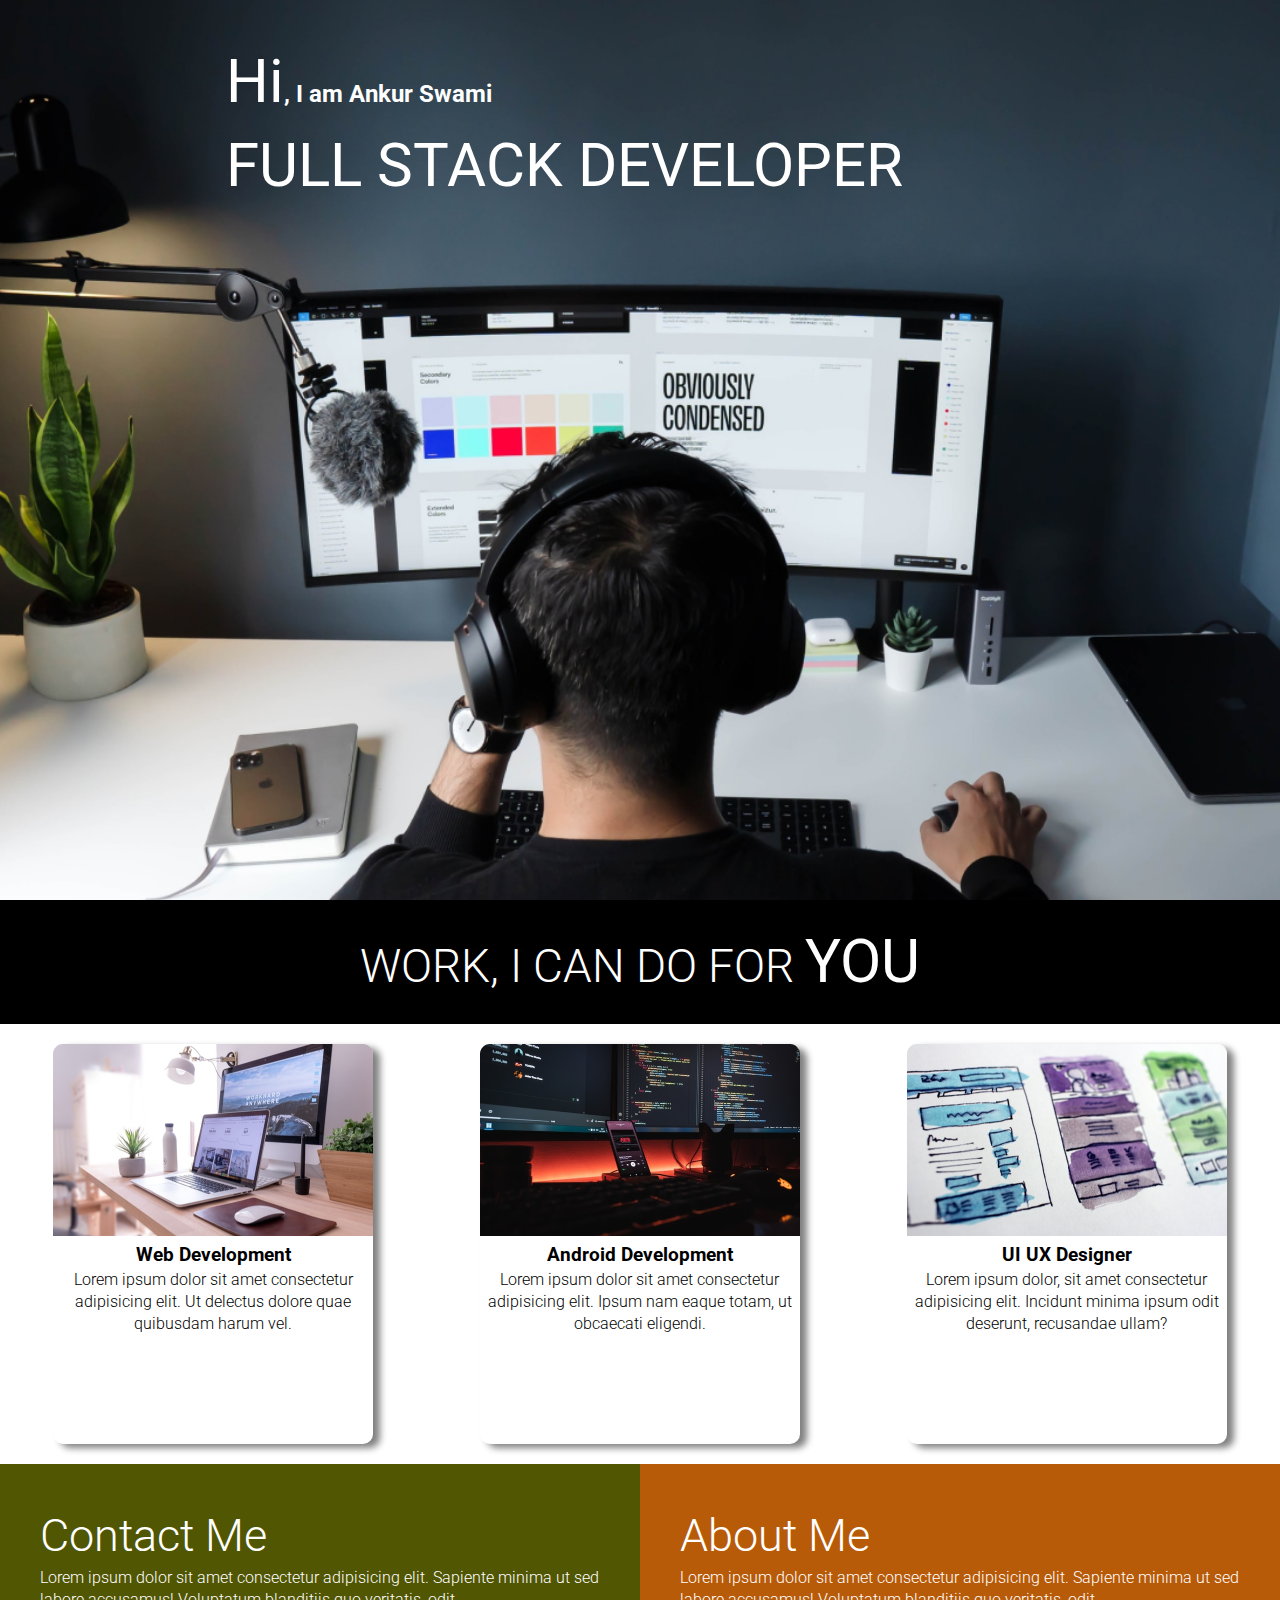
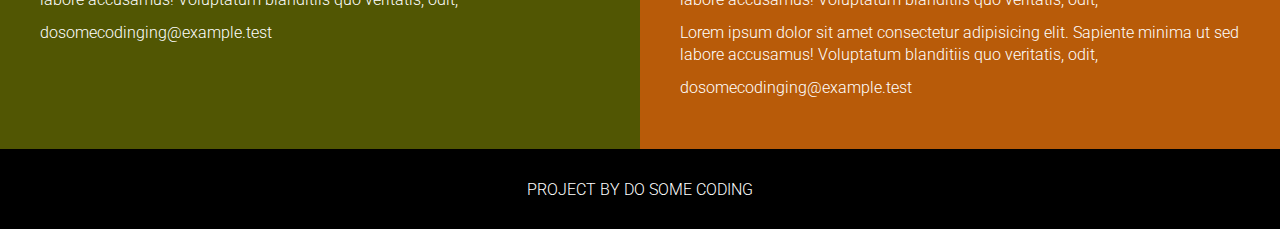
<file: Developer_landing_page/index.html>
<!DOCTYPE html>
<html lang="en">
<head>
    <meta charset="UTF-8">
    <meta http-equiv="X-UA-Compatible" content="IE=edge">
    <meta name="viewport" content="width=device-width, initial-scale=1.0">
    <title>Developer | Landing page</title>
    <link rel="stylesheet" href="style.css">
</head>
<body>
    <section class="hero_section">
        <div class="text_container">
            <h2><span class="larg_text">Hi</span>, I am Ankur Swami</h2>
            <h1 class="larg_text">FULL STACK DEVELOPER</h1>
        </div>
    </section>
    <section class="black_box">
        <h2>WORK, I CAN DO FOR <span class="larg_text">YOU</span></h2>
    </section>

    <section class="work">
        <div class="grid_item">
            <div class="card">
                <div class="image_container">
                    <img src="web.png" alt="web development">
                </div>
                <div class="card_container">
                    <h3>Web Development</h3>
                    <p>Lorem ipsum dolor sit amet consectetur adipisicing elit. Ut delectus dolore quae quibusdam harum vel.</p>
                </div>
            </div>
        </div>
        <div class="grid_item">
            <div class="card">
                <div class="image_container">
                    <img src="mobile.png" alt="android development">
                </div>
                <div class="card_container">
                    <h3>Android Development</h3>
                    <p>Lorem ipsum dolor sit amet consectetur adipisicing elit. Ipsum nam eaque totam, ut obcaecati eligendi.</p>
                </div>
            </div>
        </div>
        <div class="grid_item">
            <div class="card">
                <div class="image_container">
                    <img src="uiux.png" alt="UI UX designer">
                </div>
                <div class="card_container">
                    <h3>UI UX Designer</h3>
                    <p>Lorem ipsum dolor, sit amet consectetur adipisicing elit. Incidunt minima ipsum odit deserunt, recusandae ullam?</p>
                </div>
            </div>
        </div>
    </section>

    <section class="bottom_section">
        <div class="contact">
            <h2>Contact Me</h2>
            <p>Lorem ipsum dolor sit amet consectetur adipisicing elit. Sapiente minima ut sed labore accusamus! Voluptatum blanditiis quo veritatis, odit, </p>
            <p>dosomecodinging@example.test</p>
        </div>
        <div class="about">
            <h2>About Me</h2>
            <p>Lorem ipsum dolor sit amet consectetur adipisicing elit. Sapiente minima ut sed labore accusamus! Voluptatum blanditiis quo veritatis, odit, </p>
            <p>Lorem ipsum dolor sit amet consectetur adipisicing elit. Sapiente minima ut sed labore accusamus! Voluptatum blanditiis quo veritatis, odit, </p>
            <p class="last">dosomecodinging@example.test</p>
        </div>
    </section>
    <footer>
        Project by do some coding
    </footer>
</body>
</html>
</file>
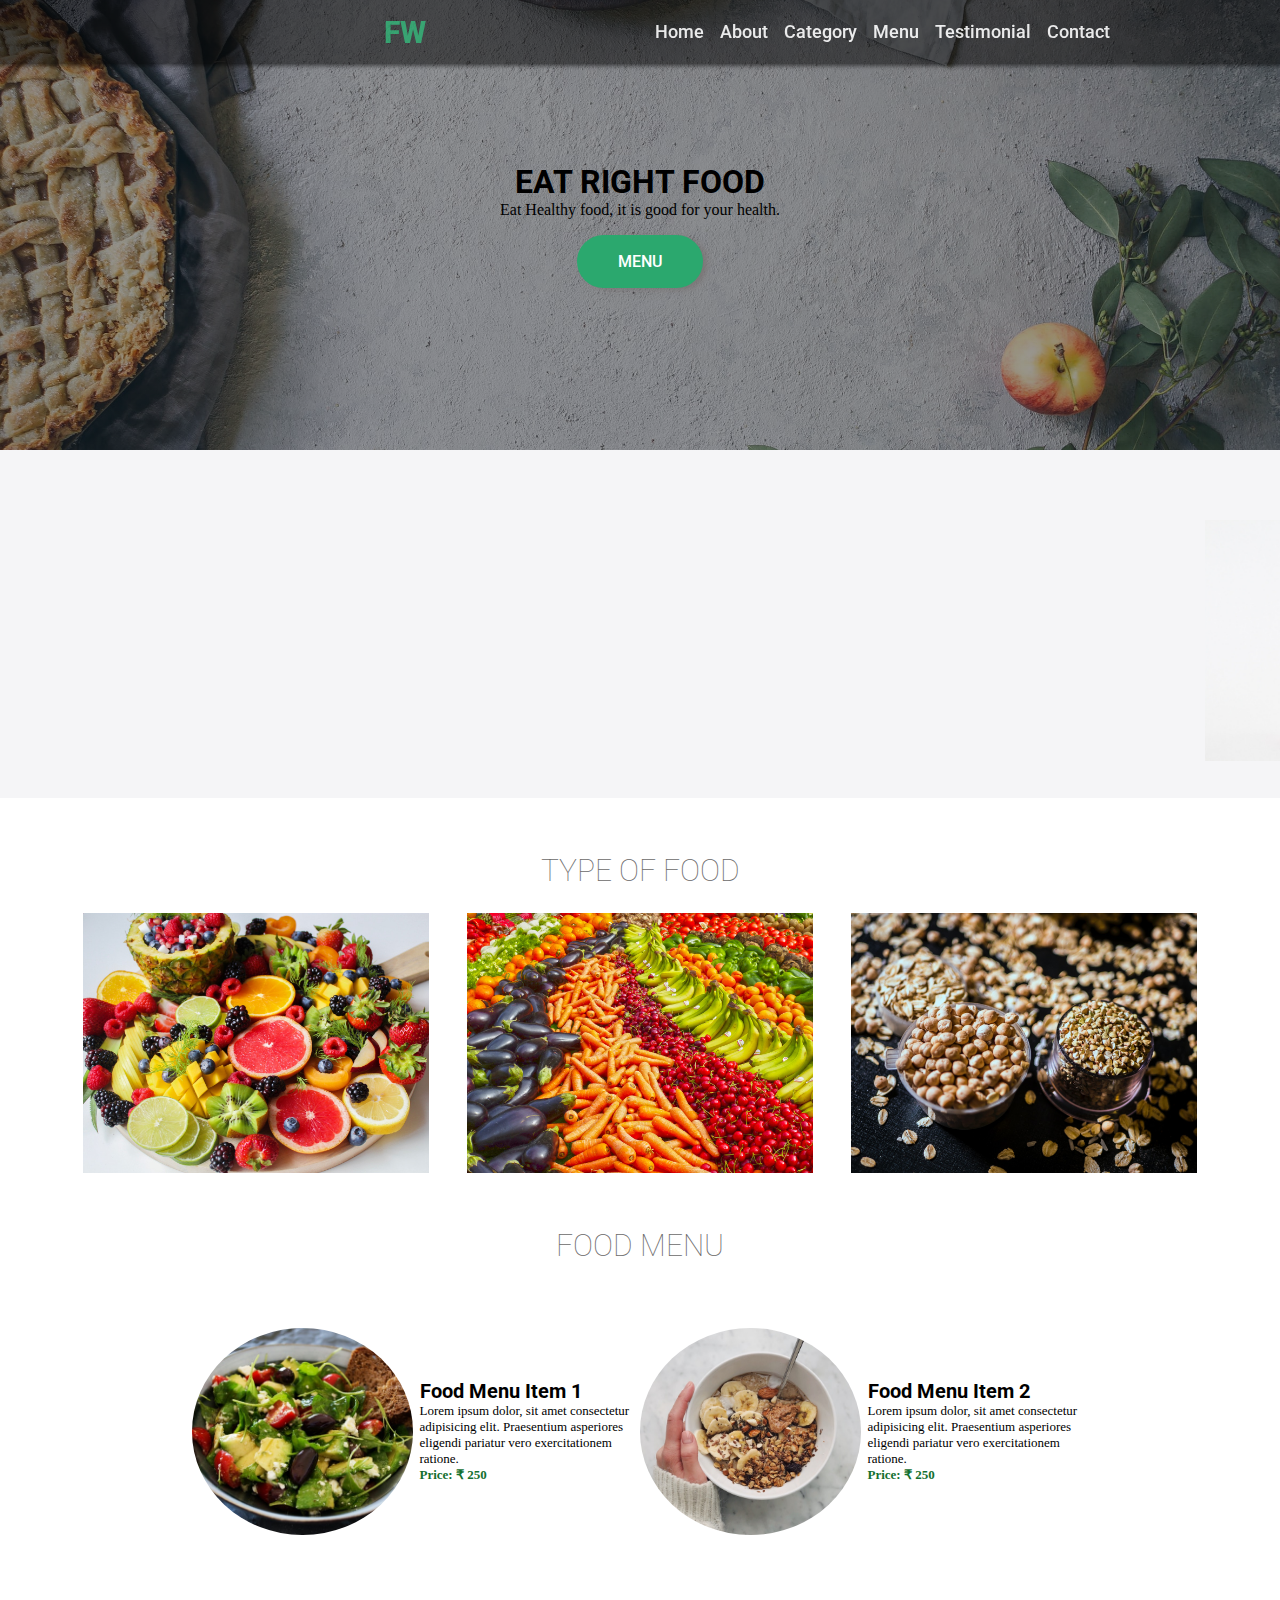
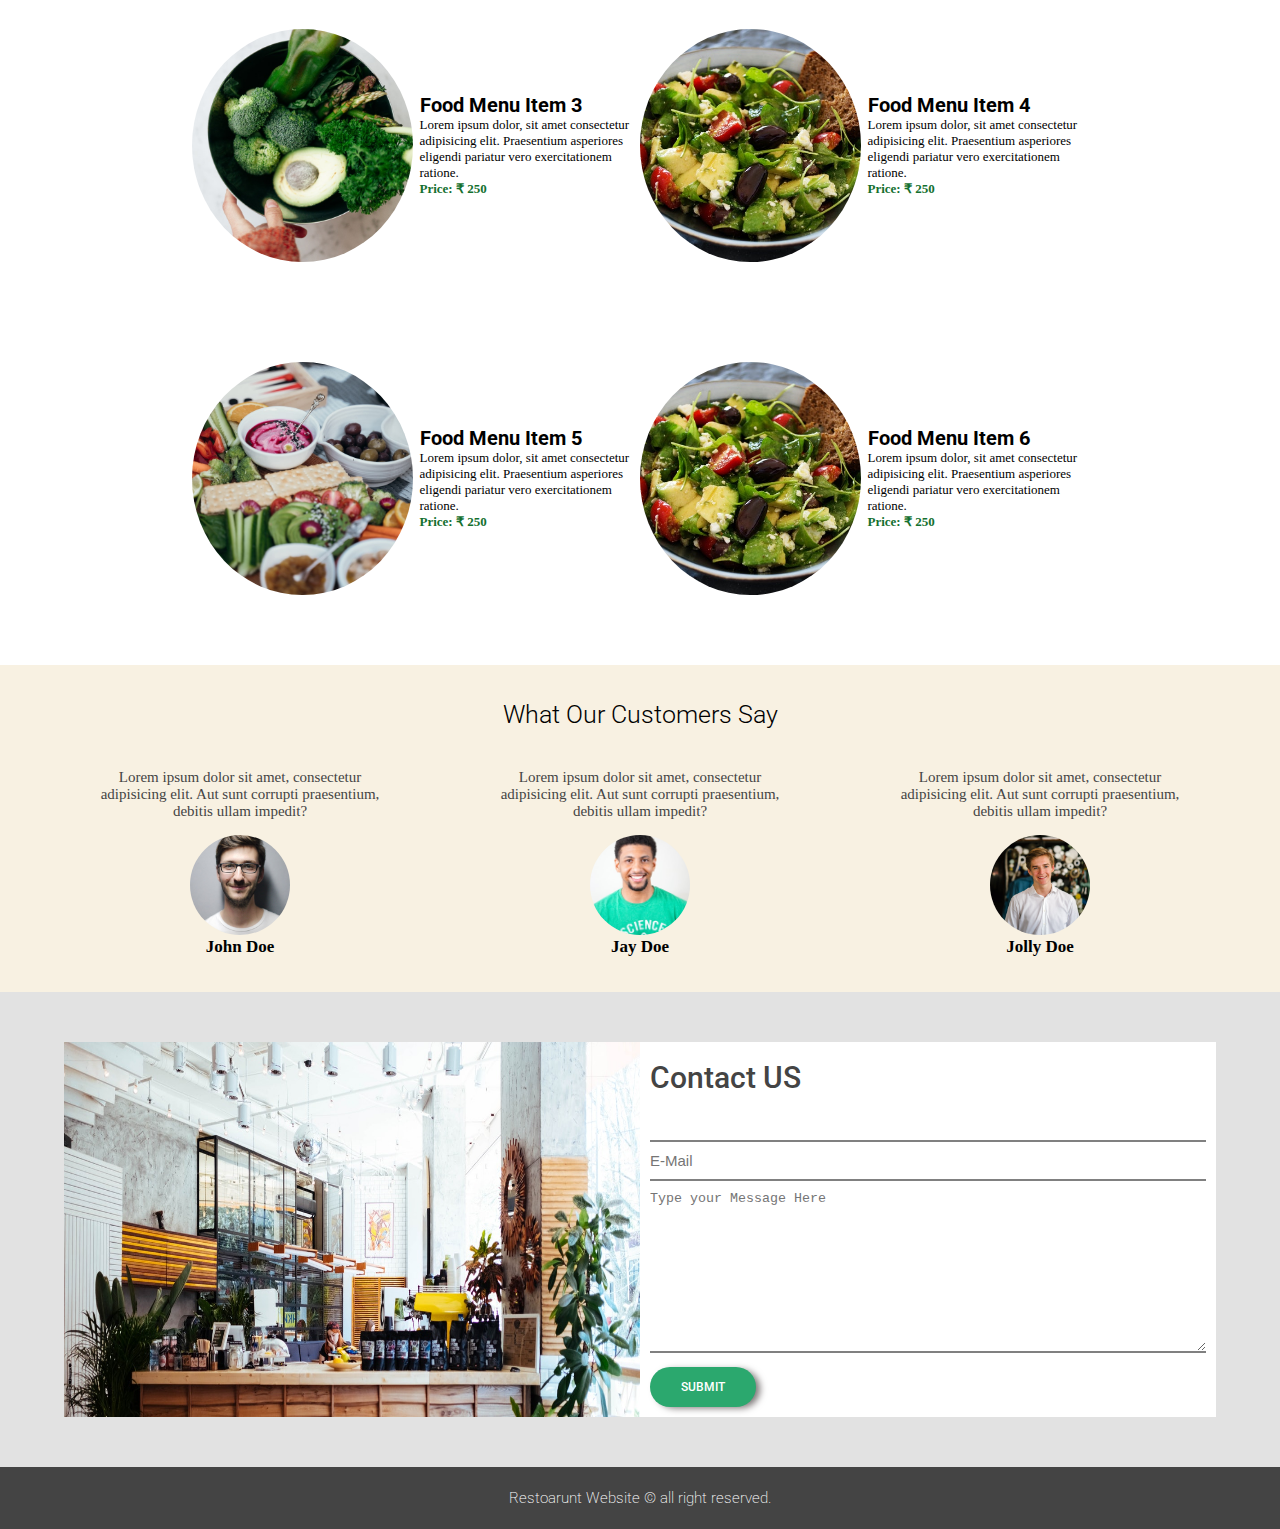
<file: food-web-page/index.html>
<!DOCTYPE html>
<html lang="en">

<head>
    <meta charset="UTF-8">
    <meta http-equiv="X-UA-Compatible" content="IE=edge">
    <meta name="viewport" content="width=device-width, initial-scale=1.0">
    <title>Restoarunt web Page</title>
    <link rel="stylesheet" href="style.css">
    <link rel="stylesheet" href="https://cdnjs.cloudflare.com/ajax/libs/font-awesome/6.2.1/css/all.min.css" integrity="sha512-MV7K8+y+gLIBoVD59lQIYicR65iaqukzvf/nwasF0nqhPay5w/9lJmVM2hMDcnK1OnMGCdVK+iQrJ7lzPJQd1w==" crossorigin="anonymous" referrerpolicy="no-referrer" />
</head>

<body>
    <nav class="navbar">
        <div class="navbar_container container">
            <!-- <input type="checkbox" name="" id="">
            <div class="hamburger_lines">
                <span class="line line1"></span>
                <span class="line line1"></span>
                <span class="line line1"></span>
            </div> -->
            <div class="menu_bar">
                <div></div>
                <div></div>
                <div></div>
            </div>
            <ul class="menu_items">
                <li><a href="#showcase">Home</a></li>
                <li><a href="#About">About</a></li>
                <li><a href="#Category">Category</a></li>
                <li><a href="#Menu">Menu</a></li>
                <li><a href="#Testimonial">Testimonial</a></li>
                <li><a href="#contact">Contact</a></li>
            </ul>
            <h1 class="logo">FW</h1>
        </div>
    </nav>
    
    
    <section class="showcase_area" id="showcase">
        <div class="showcase_container">
            <h1 class="main_title">Eat Right Food</h1>
            <p>Eat Healthy food, it is good for your health.</p>
            <a href="#food_menu" class="btn btn_primary">Menu</a>
        </div>
    </section>

    <section id="About">
        <div class="about_wrapper container">
            <div class="about_text">
                <p class="small">About Us</p>
                <h2>We have been making healthy food for last 10 years</h2>
                <p>Lorem ipsum dolor sit amet consectetur adipisicing elit. Praesentium, quibusdam ea qui beatae eos sequi, voluptatibus voluptates ipsa, non nam placeat velit! Beatae minus facilis laudantium, facere quo voluptate, illum autem excepturi amet possimus ipsam ipsa velit rerum ex hic. voluptatibus voluptates ipsa, non nam placeat velit! Beatae minus facilis laudantium, facere quo voluptate, illum autem excepturi amet possimus ipsam ipsa velit rerum ex hic. voluptatibus voluptates ipsa, non nam placeat velit! Beatae minus facilis laudantium, facere quo voluptate, illum autem excepturi amet possimus ipsam ipsa velit.</p>
            </div>
            <div class="about_image">
                <img src="about-photo.jpg" alt="About Us">
            </div>
        </div>
    </section>

    <section id="Category">
        <h2>TYPE OF FOOD</h2>
        <div class="food_container container">
            <div class="foot_type" class="fruit">
                <div class="img_container">
                    <img src="food1.jpg" alt="">
                    <div class="img_content">
                        <h3>Fruit</h3>
                        <a href="#" class="btn btn_primary" target="_blank">Learn More</a>
                    </div>
                </div>
            </div>
            <div class="foot_type" class="vegetable">
                <div class="img_container">
                    <img src="food2.jpg" alt="">
                    <div class="img_content">
                        <h3>Vegetable</h3>
                        <a href="#" class="btn btn_primary" target="_blank">Learn More</a>
                    </div>
                </div>
            </div>
            <div class="foot_type" class="grain">
                <div class="img_container">
                    <img src="food3.jpg" alt="">
                    <div class="img_content">
                        <h3>Grain</h3>
                        <a href="#" class="btn btn_primary" target="_blank">Learn More</a>
                    </div>
                </div>
            </div>
        </div>
    </section>

    <section id="Menu">
        <h2 class="food_menu_heading">Food Menu</h2>
        <div class="food_menu_container container">
            <div class="food_menu_item">
                <div class="food_img">
                    <img src="food-menu1.jpg" alt="">
                </div>
                <div class="food_description">
                    <h2 class="food_title">Food Menu Item 1</h2>
                    <p class="paragraph">Lorem ipsum dolor, sit amet consectetur adipisicing elit. Praesentium asperiores eligendi pariatur vero exercitationem ratione.</p>
                    <p class="food_price">Price: &#8377; 250</p>
                </div>
            </div>
            <!-- ..........food menu item 2........ -->
            <div class="food_menu_item">
                <div class="food_img">
                    <img src="food-menu2.jpg" alt="">
                </div>
                <div class="food_description">
                    <h2 class="food_title">Food Menu Item 2</h2>
                    <p>Lorem ipsum dolor, sit amet consectetur adipisicing elit. Praesentium asperiores eligendi pariatur vero exercitationem ratione.</p>
                    <p class="food_price">Price: &#8377; 250</p>
                </div>
            </div>
            <!-- ..........food menu item 3........ -->
            <div class="food_menu_item">
                <div class="food_img">
                    <img src="food-menu3.jpg" alt="">
                </div>
                <div class="food_description">
                    <h2 class="food_title">Food Menu Item 3</h2>
                    <p>Lorem ipsum dolor, sit amet consectetur adipisicing elit. Praesentium asperiores eligendi pariatur vero exercitationem ratione.</p>
                    <p class="food_price">Price: &#8377; 250</p>
                </div>
            </div>
            <!-- ..........food menu item 4........ -->
            <div class="food_menu_item">
                <div class="food_img">
                    <img src="food-menu1.jpg" alt="">
                </div>
                <div class="food_description">
                    <h2 class="food_title">Food Menu Item 4</h2>
                    <p>Lorem ipsum dolor, sit amet consectetur adipisicing elit. Praesentium asperiores eligendi pariatur vero exercitationem ratione.</p>
                    <p class="food_price">Price: &#8377; 250</p>
                </div>
            </div>
            <!-- ..........food menu item 5........ -->
            <div class="food_menu_item">
                <div class="food_img">
                    <img src="food-menu5.jpg" alt="">
                </div>
                <div class="food_description">
                    <h2 class="food_title">Food Menu Item 5</h2>
                    <p>Lorem ipsum dolor, sit amet consectetur adipisicing elit. Praesentium asperiores eligendi pariatur vero exercitationem ratione.</p>
                    <p class="food_price">Price: &#8377; 250</p>
                </div>
            </div>
            <!-- ..........food menu item 6........ -->
            <div class="food_menu_item">
                <div class="food_img">
                    <img src="food-menu1.jpg" alt="">
                </div>
                <div class="food_description">
                    <h2 class="food_title">Food Menu Item 6</h2>
                    <p>Lorem ipsum dolor, sit amet consectetur adipisicing elit. Praesentium asperiores eligendi pariatur vero exercitationem ratione.</p>
                    <p class="food_price">Price: &#8377; 250</p>
                </div>
            </div>
        </div>
    </section>


    <section id="Testimonial">
        <h2 class="testimonials_title">What Our Customers Say</h2>
        <div class="testmonials_container container">
            <div class="testimonial_box">
                <div class="star_rating">
                    <i class="fa-solid fa-star"></i>
                    <i class="fa-solid fa-star"></i>
                    <i class="fa-solid fa-star"></i>
                    <i class="fa-solid fa-star"></i>
                    <i class="fa-regular fa-star"></i>
                </div>
                <p class="testimoniam_text">Lorem ipsum dolor sit amet, consectetur adipisicing elit. Aut sunt corrupti praesentium, debitis ullam impedit?</p>
                <div class="customer_detail">
                    <div class="customer_photo">
                        <img src="male-photo1.jpg" alt="">
                        <p class="customer_name">John Doe</p>
                    </div>
                </div>
            </div>

            <div class="testimonial_box">
                <div class="star_rating">
                    <i class="fa-solid fa-star"></i>
                    <i class="fa-solid fa-star"></i>
                    <i class="fa-solid fa-star"></i>
                    <i class="fa-solid fa-star"></i>
                    <i class="fa-regular fa-star"></i>
                </div>
                <p class="testimoniam_text">Lorem ipsum dolor sit amet, consectetur adipisicing elit. Aut sunt corrupti praesentium, debitis ullam impedit?</p>
                <div class="customer_detail">
                    <div class="customer_photo">
                        <img src="male-photo2.jpg" alt="">
                        <p class="customer_name">Jay Doe</p>
                    </div>
                </div>
            </div>

            <div class="testimonial_box">
                <div class="star_rating">
                    <i class="fa-solid fa-star"></i>
                    <i class="fa-solid fa-star"></i>
                    <i class="fa-solid fa-star"></i>
                    <i class="fa-solid fa-star"></i>
                    <i class="fa-regular fa-star"></i>
                </div>
                <p class="testimoniam_text">Lorem ipsum dolor sit amet, consectetur adipisicing elit. Aut sunt corrupti praesentium, debitis ullam impedit?</p>
                <div class="customer_detail">
                    <div class="customer_photo">
                        <img src="male-photo3.jpg" alt="">
                        <p class="customer_name">Jolly Doe</p>
                    </div>
                </div>
            </div>
        </div>
    </section>

    <section id="contact">
        <div class="contact_container container">
            <div class="contact_img">
                <img src="restraunt-image.jpg" alt="">
            </div>
            <div class="form_container">
                <h2>Contact US</h2>
                <input type="text" name="" id="">
                <input type="email" name="" id="" placeholder="E-Mail">
                <textarea name="" id="" cols="30" rows="10" placeholder="Type your Message Here"></textarea>
                <a href="#" class="btn btn_primary">Submit</a>
            </div>
        </div>
    </section>

    <footer class="footer">
        <h2>Restoarunt Website &copy; all right reserved.</h2>

    </footer>
</body>

</html>
</file>
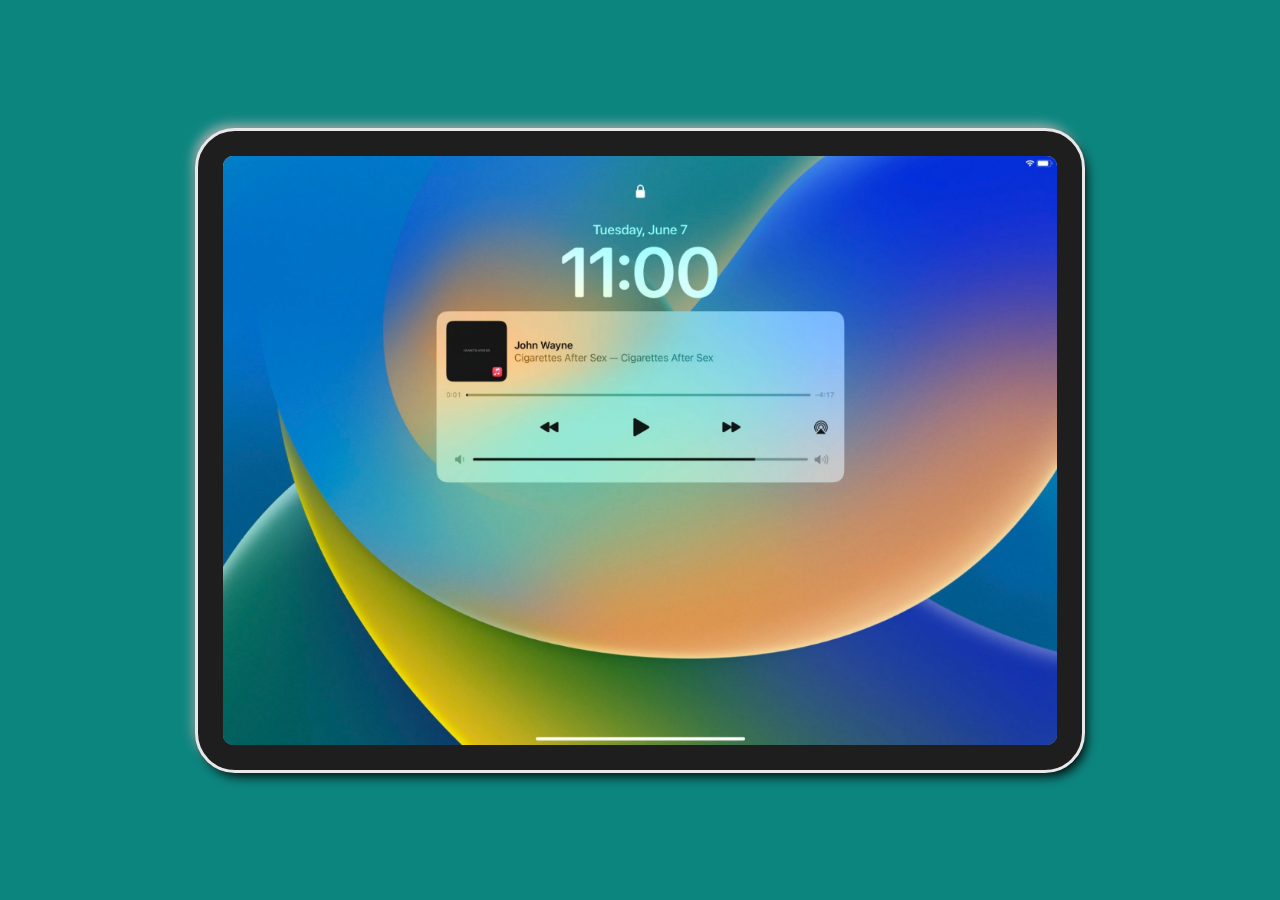
<file: ipad_project/index.html>
<!DOCTYPE html>
<html lang="en">

<head>
    <meta charset="UTF-8">
    <meta http-equiv="X-UA-Compatible" content="IE=edge">
    <meta name="viewport" content="width=device-width, initial-scale=1.0">
    <title>ipad</title>
    <!-- Google font  -->
    <link rel="preconnect" href="https://fonts.googleapis.com">
    <link rel="preconnect" href="https://fonts.gstatic.com" crossorigin>
    <link href="https://fonts.googleapis.com/css2?family=Roboto:wght@100;300;400;500;700;900&display=swap"
        rel="stylesheet">

    <!-- css -->
    <link rel="stylesheet" href="./style.css">
</head>

<body>
    <div class="container">
        <div class="ipad">
            <input type="radio" id="homepage" name="slider" checked>
            <input type="radio" id="applibrarypage" name="slider">
            <div class="buttons">
                <label for="homepage"></label>
                <label for="applibrarypage"></label>
            </div>
            <div class="content">
                <div class="lockScreen">

                </div>

                <div class="box homepage">
                    <div class="top_wedget_seciton">
                        <div class="left_top_wedget_section">
                            <div class="watch_notes">
                                <img src="./image/topWedget/ios15-ipad-pro-home-screen-widgets.jpg" alt="">
                                <img src="./image/topWedget/ios15-widgets.jpg" alt="">
                            </div>
                            <div class="wather">
                                <img src="./image/topWedget/watherwidgets.jpg" alt="">
                            </div>
                        </div>
                        <img src="./image/topWedget/dogwidgets.jpg" alt="dogwidgets">
                        <img src="./image/topWedget/one-foot-widgets.jpg" alt="onefootwidgets">
                    </div>
                    <div class="middle_app">
                        <div>
                            <img src="./image/icon/59-591225_compass-icon-ios-compass-app-icon-hd-png.png" alt="">
                            <p>compas</p>
                        </div>
                        <div>
                            <img src="./image/icon/Apple_Settings-512.webp" alt="">
                            <p>setting</p>
                        </div>
                        <div>
                            <img src="./image/icon/calculator.png" alt="">
                            <p>cal.</p>
                        </div>
                        <div>
                            <img src="./image/icon/clock.jpg" alt="">
                            <p>clock</p>
                        </div>
                        <div>
                            <img src="./image/icon/facebook.png" alt="">
                            <p>Fb</p>
                        </div>

                        <div>
                            <img src="./image/icon/ios-11-app-store-icon-apple-app-store-icon-1156298730556uxorxnhg.png"
                                alt="">
                            <p>Apps</p>
                        </div>
                        <div>
                            <img src="./image/icon/ios-7-icons-updated-settings-ios-settings-icon-png-clipart-thumbnail.jpg"
                                alt="">
                            <p>Setting</p>
                        </div>
                        <div>
                            <img src="./image/icon/itune.jpg" alt="">
                            <p>Safari</p>
                        </div>
                        <div>
                            <img src="./image/icon/music.jpg" alt="">
                            <p>Music</p>
                        </div>
                        <div>
                            <img src="./image/icon/notes.jpg" alt="">
                            <p>Notes</p>
                        </div>
                        <div>
                            <img src="./image/icon/photo.jpg" alt="">
                            <p>Photos</p>
                        </div>
                        <div>
                            <img src="./image/icon/podcast.jpg" alt="">
                            <p>Podcast</p>
                        </div>
                    </div>
                    <div class="bottom_main_app">
                        <img src="./image/icon/photo.jpg" alt="">
                        <img src="./image/icon/safari-logo-image-collection-for-download-0.png" alt="">
                        <img src="./image/icon/Apple_Settings-512.webp" alt="">
                        <img src="./image/icon/facebook.png" alt="">
                        <img src="./image/icon/Tricks.png" alt="">
                        <img src="./image/icon/spotify.jpg" alt="">
                        <img src="./image/icon/safari-logo-image-collection-for-download-0.png" alt="">
                        <img src="./image/icon/reminders.jpg" alt="">
                    </div>
                </div>
                <div class="box applibrarypage">
                    <div class="applibraryImage">
                        <img src="./image/appLibrary/appLibrary.jpg" alt="">
                    </div>

                    <div class="middle_apps">
                        <div class="apps first_app">
                            <div>
                                <img src="./image/icon/59-591225_compass-icon-ios-compass-app-icon-hd-png.png" alt="">
                                <img src="./image/icon/facebook.png" alt="">
                                <img src="./image/icon/Tricks.png" alt="">
                                <img src="./image/icon/spotify.jpg" alt="">
                            </div>
                            <p>Suggentions</p>
                        </div>
                        <div class="apps second_app">
                            <div>
                                <img src="./image/icon/notes.jpg" alt="">
                                <img src="./image/icon/ios-7-icons-updated-settings-ios-settings-icon-png-clipart-thumbnail.jpg"
                                    alt="">
                                <img src="./image/icon/ios-11-app-store-icon-apple-app-store-icon-1156298730556uxorxnhg.png"
                                    alt="">
                            </div>
                            <p>Recently Added</p>
                        </div>
                        <div class="apps third_app">
                            <div>
                                <img src="./image/icon/ios-7-icons-updated-settings-ios-settings-icon-png-clipart-thumbnail.jpg"
                                    alt="">
                                <img src="./image/icon/notes.jpg" alt="">
                                <img src="./image/icon/ios-11-app-store-icon-apple-app-store-icon-1156298730556uxorxnhg.png"
                                    alt="">
                                <img src="./image/icon/ios-7-icons-updated-settings-ios-settings-icon-png-clipart-thumbnail.jpg"
                                    alt="">
                            </div>
                            <p>Utilities</p>
                        </div>

                        <div class="apps fourth_app">
                            <div>
                                <img src="./image/icon/facebook.png" alt="">
                                <img src="./image/icon/Tricks.png" alt="">
                                <img src="./image/icon/spotify.jpg" alt="">
                                <img src="./image/icon/safari-logo-image-collection-for-download-0.png" alt="">
                            </div>
                            <p>Productivity & Finance</p>
                        </div>
                        <!-- second line -->
                        <div class="apps fifth_app">
                            <div>
                                <img src="./image/icon/59-591225_compass-icon-ios-compass-app-icon-hd-png.png" alt="">
                            </div>
                            <p>Other</p>
                        </div>
                        <div class="apps sixth_app">
                            <div>
                                <img src="./image/icon/notes.jpg" alt="">
                                <img src="./image/icon/ios-7-icons-updated-settings-ios-settings-icon-png-clipart-thumbnail.jpg"
                                    alt="">
                                <img src="./image/icon/ios-11-app-store-icon-apple-app-store-icon-1156298730556uxorxnhg.png"
                                    alt="">
                            </div>
                            <p>Social</p>
                        </div>
                        <div class="apps ninth_app">
                            <div>
                                <img src="./image/icon/safari-logo-image-collection-for-download-0.png" alt="">
                                <img src="./image/icon/spotify.jpg" alt="">
                            </div>
                            <p>Information & Reading</p>
                        </div>

                    </div>
                </div>
            </div>
        </div>
    </div>
</body>

</html>
</file>
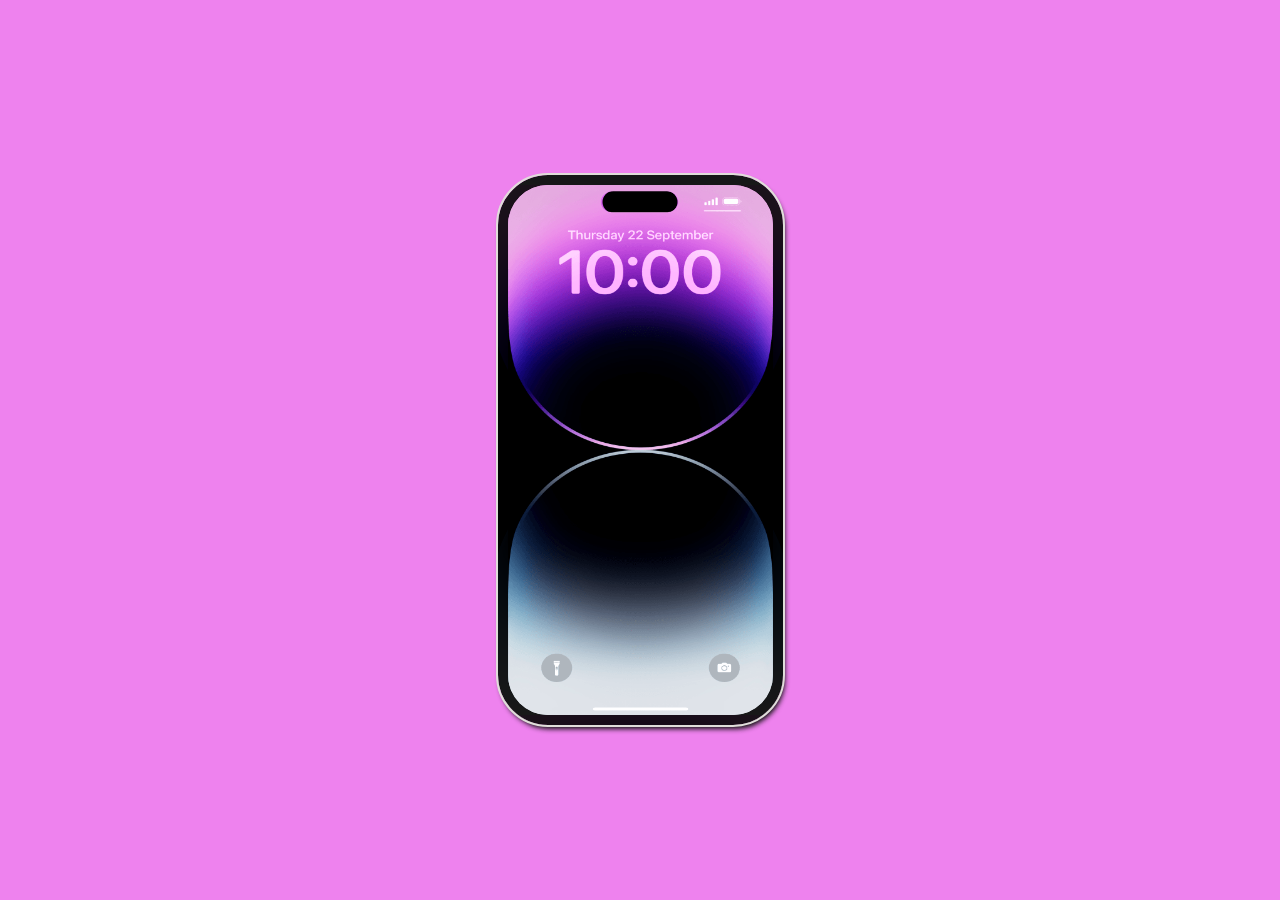
<file: iphone_project/index.html>
<!DOCTYPE html>
<html lang="en">
<head>
    <meta charset="UTF-8">
    <meta http-equiv="X-UA-Compatible" content="IE=edge">
    <meta name="viewport" content="width=device-width, initial-scale=1.0">
    <title>iphone</title>
    <!-- adding css stylesheet -->
    <link rel="stylesheet" href="./style.css">
    <!-- adding font awesome libraries -->
    <link rel="stylesheet" href="https://cdnjs.cloudflare.com/ajax/libs/font-awesome/4.7.0/css/font-awesome.css" integrity="sha512-5A8nwdMOWrSz20fDsjczgUidUBR8liPYU+WymTZP1lmY9G6Oc7HlZv156XqnsgNUzTyMefFTcsFH/tnJE/+xBg==" crossorigin="anonymous" referrerpolicy="no-referrer" />
</head>
<body>
    <div class="container">
        <!-- <img src="./iphone-14-pro-2160x3840-abstract-ios-16-4k-24141.jpg" alt=""> -->
        <div class="top_section"></div>
        <div class="icons">
            <div class="bottom_icon">
                <img src="./icon/844e8cd4ab26c82286238471f0e5a901.png" alt="">
                <img src="./icon/download (1).jpg" alt="">
                <img src="./icon/app-icon-familiar-tool.png" alt="">
                <img src="./icon/download.jpg" alt="">
            </div>
            <div class="middle_icon">
                <div class="first All_icon">
                    <img src="./icon/middle_icon/444-4444560_facebook-ios-app-icon.png" alt="">
                    <p>Facebook</p>
                </div>
                <div class="first All_icon">
                    <img src="./icon/middle_icon/ios-11-app-store-icon-apple-app-store-icon-1156298730556uxorxnhg.png" alt="">
                    <p>App Store</p>
                </div>
                <div class="first All_icon">
                    <img src="./icon/middle_icon/download (1).jpg" alt="">
                    <p>Photos</p>
                </div>
                <div class="first All_icon">
                    <img src="./icon/middle_icon/download (2).jpg" alt="">
                    <p>Camera</p>
                </div>
                <div class="first All_icon">
                    <img src="./icon/middle_icon/download.jpg" alt="">
                    <p>Instagram</p>
                </div>
                <div class="first All_icon">
                    <img src="./icon/middle_icon/images (1).jpg" alt="">
                    <p>Store</p>
                </div>
                <div class="first All_icon">
                    <img src="./icon/middle_icon/images (2).jpg" alt="">
                    <p>iTunes</p>
                </div>
                <div class="first All_icon">
                    <img src="./icon/middle_icon/images (3).jpg" alt="">
                    <p>Settings</p>
                </div>
                <div class="first All_icon">
                    <img src="./icon/middle_icon/images (4).jpg" alt="">
                    <p>Find</p>
                </div>
                <div class="first All_icon">
                    <img src="./icon/middle_icon/images.jpg" alt="">
                    <p>Message</p>
                </div>
                <div class="first All_icon">
                    <img src="./icon/middle_icon/images.png" alt="">
                    <p>Tricks</p>
                </div>
                <div class="first All_icon">
                    <img src="./icon/middle_icon/weather-icon-ios-7-11530957417asfcg4ktnv.png" alt="">
                    <p>Whether</p>
                </div>

                
            </div>
            <div class="top_wedGet">
                <img src="./icon/wedGet/Tap-The-Widget-Preview-in-Widgetsmith.webp" alt="">
            </div>
        </div>  
    </div>
</body>
</html>
</file>
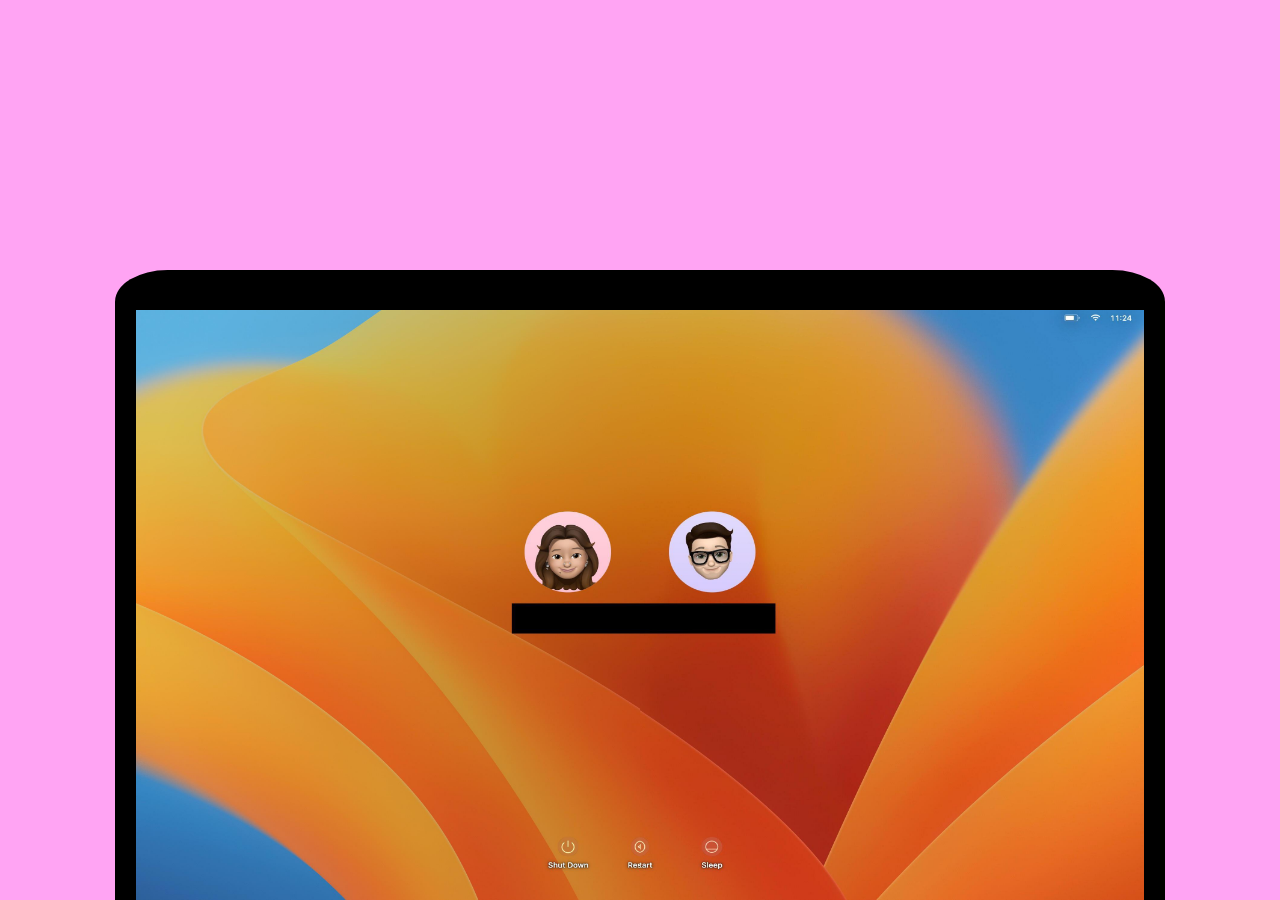
<file: macbookHomepageClone/index.html>
<!DOCTYPE html>
<html lang="en">

<head>
    <meta charset="UTF-8">
    <meta http-equiv="X-UA-Compatible" content="IE=edge">
    <meta name="viewport" content="width=device-width, initial-scale=1.0">
    <title>macBook-Screen</title>
    <!-- adding css style sheets -->
    <link rel="stylesheet" href="./style.css">
</head>

<body>
    <div class="container">
        <div class="top_section">
            <img src="./image/top/Capture.PNG" alt="">
        </div>
        <div class="bottom_app_section">
            <div class="left_section">
                <div class="one_open_app">
                    <img src="./image/left_apps/ios-11-app-store-icon-apple-app-store-icon-1156298730556uxorxnhg.png"
                    alt="">
                    <h1>&dot;</h1>
                </div>
                
                <img src="./image/left_apps/clock.jpg" alt="">
                <img src="./image/left_apps/settings.jpg" alt="">
                <img src="./image/left_apps/facebook.png" alt="">
                <img src="./image/left_apps/music.jpg" alt="">
                <img src="./image/left_apps/photo.jpg" alt="">
                <img src="./image/left_apps/safari.jpg" alt="">
                <img src="./image/left_apps/Tricks.png" alt="">
                <img src="./image/left_apps/weather-icon-ios-7-11530957417asfcg4ktnv.png" alt="">
                <!-- <img src="./image/left_apps/reminders.jpg" alt=""> -->
                <img src="./image/left_apps/spotify.jpg" alt="">
                <img src="./image/left_apps/calculator.png" alt="">
                <img src="./image/left_apps/photo.jpg" alt="">
                <img src="./image/left_apps/youtube.jpg" alt="">
                <img src="./image/left_apps/reminders.jpg" alt="">
                <img src="./image/left_apps/podcast.jpg" alt="">
                <img src="./image/left_apps/photo.jpg" alt="">
                
            </div>
            <div class="right_section">
                <img src="./image/right_apps/download-removebg-preview.png" alt="">
                <img src="./image/right_apps/recycle-bin-removebg-preview.png" alt="">
            </div>
        </div>
    </div>
</body>

</html>
</file>
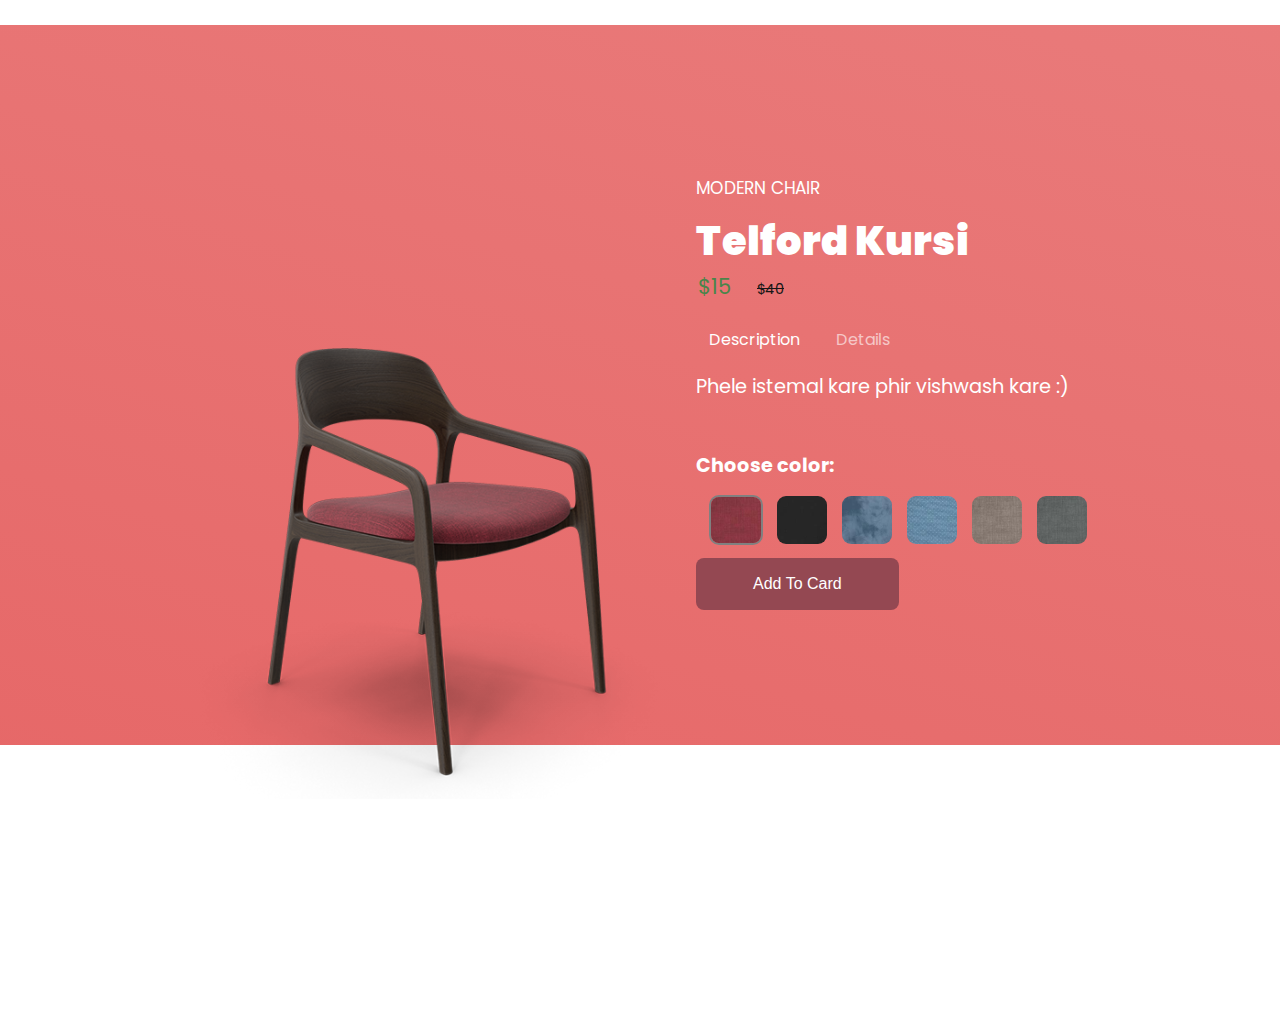
<file: Modern_chair_project/index.html>
<!DOCTYPE html>
<html lang="en">

<head>
	<meta charset="UTF-8" />
	<meta http-equiv="X-UA-Compatible" content="IE=edge" />
	<meta name="viewport" content="width=device-width, initial-scale=1.0" />
	<title>Document</title>

	<!-- CSS  -->
	<link rel="stylesheet" href="./style.css">

	<!-- google font library  -->
	<link rel="preconnect" href="https://fonts.googleapis.com">
	<link rel="preconnect" href="https://fonts.gstatic.com" crossorigin>
	<link href="https://fonts.googleapis.com/css2?family=Poppins:wght@100;200;300;400;500;600;700;800;900&display=swap"
		rel="stylesheet">
</head>

<body>
	<div class="main_section">
		
		<div class="right_content_section">
			<div class="top">
				<p>MODERN CHAIR</p>
				<h1>Telford Kursi</h1>
				<p class="prise">$15 <del>$40</del></p>
			</div>

			<!-- creating description section  -->
			<div class="description_details">
				<div class="description">
					<input type="radio" id="des" name="d" checked />
					<label for="des">Description</label>
					<p class="des_para">
						Phele istemal kare phir vishwash kare :)
					</p>
				</div>

				<!-- creaing details section  -->
				<div class="details">
					<input type="radio" name="d" id="det" />
					<label for="det">Details</label>

					<div class="details_content">
						<div class="length">
							<p>30<span>cm</span></p>
							<p>Length</p>
						</div>
						<div class="width">
							<p>2.4<span>ft</span></p>
							<p>Width</p>
						</div>
						<div class="height">
							<p>3.3<span>ft</span></p>
							<p>Height</p>
						</div>
						<div class="weight">
							<p>2.7<span>kg</span></p>
							<p>Weight</p>
						</div>
					</div>
				</div>
			</div>
			<div class="color_section">
				<h3>Choose color:</h3>
				<div class="colors">
					<input class="color_1" type="radio" name="color" id="color1" checked/>
					<label for="color1">
						<img src="./images/color1.jpg" alt="" />
					</label>

					<input class="color_2" type="radio" name="color" id="color2" />
					<label for="color2">
						<img src="./images/color2.jpg" alt="" />
					</label>
					
					<input class="color_3" type="radio" name="color" id="color3" />
					<label for="color3">
						<img src="./images/color3.jpg" alt="" />
					</label>
					
					<input class="color_4" type="radio" name="color" id="color4" />
					<label for="color4">
						<img src="./images/color4.jpg" alt="" />
					</label>

					<input class="color_5" type="radio" name="color" id="color5" />
					<label for="color5">
						<img src="./images/color5.jpg" alt="" />
					</label>

					<input class="color_6" type="radio" name="color" id="color6" />
					<label for="color6">
						<img src="./images/color6.jpg" alt="" />
					</label>
					
					<div class="chair_section chair1"></div>
					<div class="chair_section chair2"></div>
					<div class="chair_section chair3"></div>
					<div class="chair_section chair4"></div>
					<div class="chair_section chair5"></div>
					<div class="chair_section chair6"></div>

					<div class="back_color bgc1"></div>
					<div class="back_color bgc2"></div>
					<div class="back_color bgc3"></div>
					<div class="back_color bgc4"></div>
					<div class="back_color bgc5"></div>
					<div class="back_color bgc6"></div>
					<!-- creaing add to card button  -->
					<button>Add To Card</button>
				<!-- </div> -->


		
			</div>

		</div>
		

	</div>
</body>

</html>
</file>
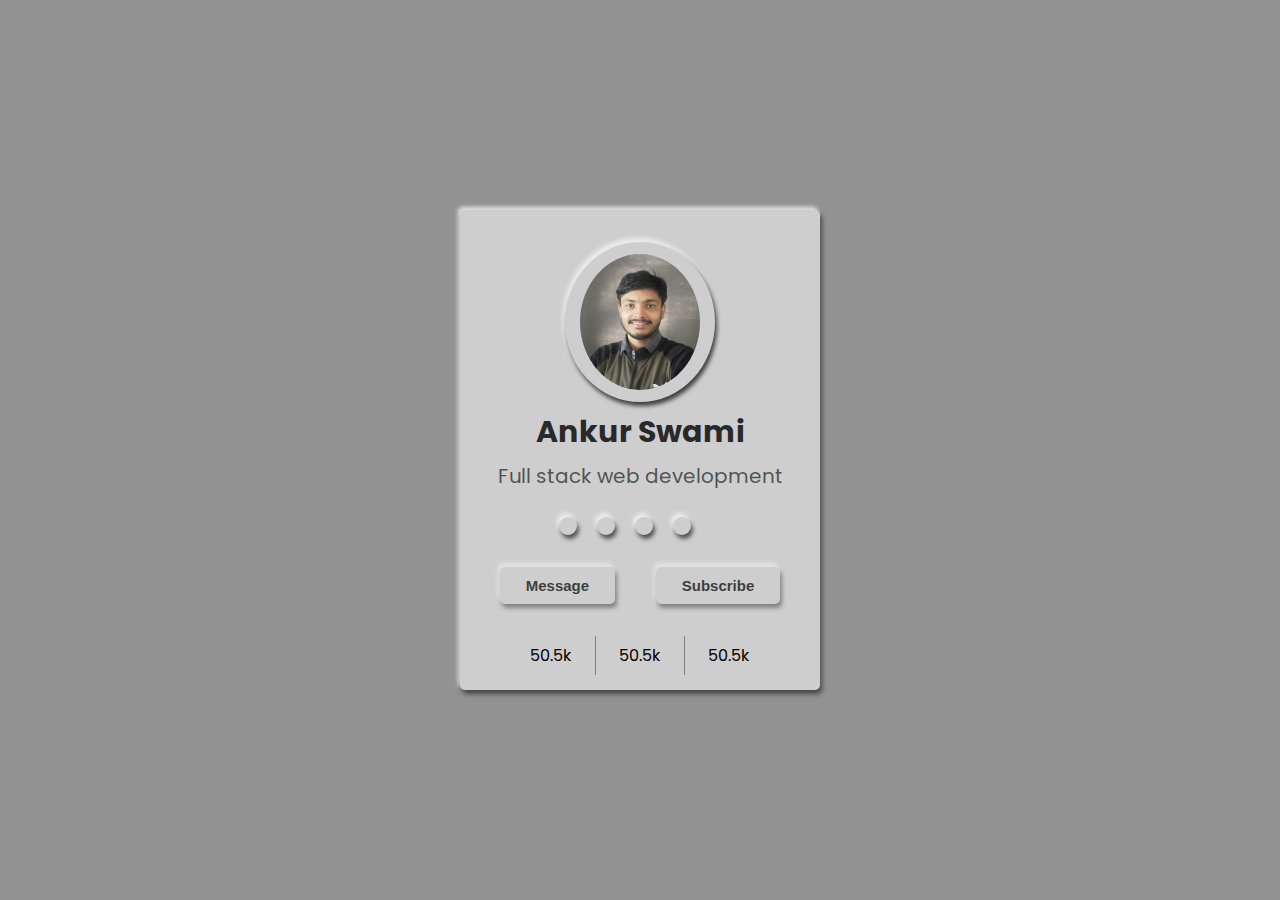
<file: portfolio_card/index.html>
<!DOCTYPE html>
<html lang="en">
<head>
    <meta charset="UTF-8">
    <meta http-equiv="X-UA-Compatible" content="IE=edge">
    <meta name="viewport" content="width=device-width, initial-scale=1.0">
    <title>card</title>
    <!-- adding css styling sheets -->
    <link rel="stylesheet" href="style.css">

    <!-- adding font awsome -->
    <link rel="stylesheet" href="https://cdnjs.cloudflare.com/ajax/libs/font-awesome/6.3.0/css/all.min.css" integrity="sha512-SzlrxWUlpfuzQ+pcUCosxcglQRNAq/DZjVsC0lE40xsADsfeQoEypE+enwcOiGjk/bSuGGKHEyjSoQ1zVisanQ==" crossorigin="anonymous" referrerpolicy="no-referrer" />
</head>
<body>
    <div class="card">
        <!-- top section -->
        <section class="top_section">
            <i class="fa-solid fa-arrow-left-long"></i>
            <i class="fa-solid fa-ellipsis-vertical"></i>
        </section>
        <!-- image section -->
        <section class="image_section">
            <img src="./IMG_20230210_175044.jpg" alt="">
        </section>

        <!-- details -->
        <section class="details">
            <h2>Ankur Swami</h2>
            <p>Full stack web development</p>
        </section>

        <!-- adding sociamedia link and incon -->
        <section class="socialmedia">
            <ul>
                <li>
                    <a href="https://www.linkedin.com/feed/" target="_blank"><i class="fa-brands fa-linkedin-in"></i></a>
                   
                </li>
                <li>
                    <a href="https://github.com/" target="_blank"><i class="fa-brands fa-github"></i></a>
                </li>
                <li>
                    <a href="https://www.youtube.com/@CodeWithAnkur" target="_blank"><i class="fa-brands fa-youtube"></i></i></a>
                </li>
                <li>
                    <a href="#"><i class="fa-brands fa-twitter"></i></a>
                </li>
                
            </ul>
        </section>

        <!-- message and subscribe button -->
        <section class="btn">
            <button>Message</button>
            <button>Subscribe</button>
        </section>

        <!-- share section  -->
        <section class="share_container" >
            <div class="like">
                <i class="fa-regular fa-heart"></i>
                <span>50.5k</span>
            </div>
            <div class="comments">
                <i class="fa-regular fa-comment"></i>
                <span>50.5k</span>
            </div>
            <div class="share">
                <i class="fa-solid fa-share"></i>
                <span>50.5k</span>
            </div>
        </section>
    </div>
</body>
</html>
</file>
<file: 03-Feb-23-project-and-assignment/CSS/style.css>
/*one font awesome family */
@import url('https://fonts.googleapis.com/css2?family=Mochiy+Pop+One&display=swap');

/* two font awsome family */
@import url('https://fonts.googleapis.com/css2?family=Poppins:ital,wght@0,200;0,300;0,400;0,600;0,700;0,800;1,100&display=swap');

/* default margin and padding remover  */
* {
    margin: 0;
    padding: 0;
}

:root {
    --main-color: rgb(250, 194, 27);
    --second-color: rgb(226, 78, 41);
}

body {
    width: 100%;
    font-family: 'Poppins', sans-serif;
    height: 100vh;
    position: relative;
}
body::before {
    content: '';
    position: absolute;
    top: 0;
    bottom: 0;
    left: 0;
    right: 0;
    background-image: url('../img/Untitled-2023-02-04-2348.png');
}
body::after {
    content: '';
    position: absolute;
    top: 0;
    bottom: 0;
    left: 0;
    right: 0;
    background-color: rgba(0, 0, 0, 0.76);
}

.body_image img {
    max-width: 100%;
    min-height: 100vh;
}

/* styling header*/
header {
    display: flex;
    justify-content: space-between;
    margin: 0 20px;
    align-items: center;
    padding: 25px;
    z-index:1;
    position: sticky;
}

/* logo */
.logo {
    width: 120px;
}
.logo img {
    width: 100%;
}

.logo img:hover {
    cursor: pointer;
}

/* ul  */
ul {
    display: flex;
    justify-content: space-between;
    align-items: center;
    min-width: 30vw;
}

@media (max-width:938px) {
    ul {
        display: none;
    }
}

ul li {
    list-style: none;
}
ul li a {
    font-size: 16px;
    text-decoration: none;
    color: var(--main-color);
}

ul li a:hover {
    opacity: 0.8;
    /* text-decoration: underline; */
    border-bottom: 2px solid var(--main-color);
}

header .menu {
    cursor: pointer;
    display: none;
}
header .menu:hover {
    opacity: 0.7;

}

@media (max-width:938px) {
    header .menu {
        display: block;
    }
}

header .menu div {
    width: 25px;
    height: 3px;
    margin: 7px;
    background-color: var(--main-color);
    
}

/*styling of All button  */
button {
    border: none;
    background-color: var(--second-color);
    color: #fff;
    padding: 10px 23px;
    font-size: 13px;
    font-weight: 600;
    border-radius: 5px;
    transition: all 0.3s ease;
    cursor: pointer;
}

button:hover {
    opacity: 0.7;
}

/* styling main  */


main {
    z-index: 3;
    display: flex;
    width: 100%;
    height: 70vh;
    margin: auto;
    flex-direction: column;
    gap: 25px;
    letter-spacing: 2px;
    align-items: center;
    position: absolute;
    justify-content: center;
}

main h1 {
    text-align: center;
    font-family: 'Mochiy Pop One', sans-serif;
    color: var(--main-color);
    font-weight: 400;
    font-size: 3.6rem;
    width: 50%;
}

/* Footer  */

footer {
    z-index: 2;
    position: fixed;
    bottom: 10px;
    right: 10px;
}

footer img {
    width: 220px;
}

@media (max-width:938px) {
    footer img {
        width: 80px;
    }
}
</file>
<file: 04Feb-23-project/CSS/style.css>
@import url('https://fonts.googleapis.com/css2?family=Roboto:wght@300;500;700;900&display=swap');

/* default styling remove */
* {
    margin: 0;
    padding: 0;
    box-sizing: border-box;
}

:root {
    --first-color: rgb(40, 38, 38);
    --button-color: rgb(134, 42, 221);
}

/* body  */
body {
    width: 100%;
    height: 100vh;
    font-family: 'Roboto', sans-serif;
    /* display: flex; */
    /* justify-content: center; */
}

/* header  */
header {
    max-width: 85%;
    height: 13%;
    display: flex;
    justify-content: space-between;
    margin: 0 auto;
    align-items: center;
}

.logo_content {
    display: flex;
    width: 50%;
    justify-content: space-between;
    align-items: center;
    /* gap: 45px; */
}

/* logo  */
.logo_content img {
    cursor: pointer;
    width: 20%;
}

/* ul  */
ul {
    display: flex;
    width: 25vw;
    justify-content: space-between;
}

ul li {
    list-style: none;
}
ul li a {
    text-decoration: none;
    color: var(--first-color);
}

li a:hover {
    opacity: 0.8;
    text-decoration: underline;
}

button {
    background-color: var(--button-color);
    color: #fff;
    border: none;
    padding: 9px 14px;
    border-radius: 5px;
    font-size: 12px;
    border: 1.5px solid var(--button-color);
    transition: all 0.3s ease;
    cursor: pointer;
}

button:hover {
    background-color: #fff;
    border: 1.5px solid var(--button-color);
    color: black;
}


/* main section  */

main {
    max-width: 80vw;
    height: 86vh;
    margin: auto;
    display: flex;
    justify-content: space-around;
    align-items: center;
}

/* left_contant of main */

.left_contant .contant {
    margin: 60px 0;
}

.contant h1 {
    color: rgba(97, 59, 128);
    font-family: 'Roboto', sans-serif;
    font-weight: 700;
    font-size: 50px;
    width: 50%;
    margin-bottom: 20px;
}

.contant p {
    font-weight: 400;
    opacity: 0.6;
    font-size: 15px;
}

main button {
    margin-left: 20px;
    /* font-size: 40px; */
}

main span {
    color: var(--button-color);
    opacity: 0.8;
}

/* right-contant of main  */
.right_contant {
    max-width: 35vw;
}

.right_contant img {
    max-width: 100%;
}
</file>
<file: 05Feb-project/CSS/style.css>
@import url('https://fonts.googleapis.com/css2?family=Roboto:wght@300;500;700;900&display=swap');

* {
    margin: 0;
    padding: 0;

}

body {
    width: 100%;
    height: 100vh;
    font-family: 'Roboto', sans-serif;
}

.header_container {

    background-color: rgb(0, 0, 0);
}

header {
    display: flex;
    justify-content: space-between;
    margin: 0 35px;
    height: 65px;
    align-items: center;
}

nav img {
    border-right: 1px solid rgba(255, 255, 255, 0.659);
    padding-right: 45px;
    width: 8rem;
}

nav {
    display: flex;
    align-items: center;
    justify-content: space-between;
    /* border: 2px solid red; */
    width: 46%;
}


nav ul {
    display: flex;

}

ul li {
    list-style: none;
}

ul li a {
    padding: 2px;
    margin: 10px;
    color: #fff;
    text-decoration: none;
    border: 1px solid rgb(0, 0, 0);
    padding: 3px;
    transition: all 0.3s ease;
}

ul li a:hover {
    border: 1px solid rgb(160, 142, 36);
    border-radius: 5px;
    opacity: 0.8;
    background-color: white;
    color: rgb(160, 142, 36);
}


button {
    background-color: rgb(187, 79, 226);
    border: none;
    padding: 8px 14px;
    color: #fff;
    font-size: 11px;
    border-radius: 5px;
    font-weight: 600;
    border: 1px solid rgb(187, 79, 226);
    transition: all 0.3s ease-in;
}

button:hover {
    border: 1px solid rgb(187, 79, 226);
    background-color: #fff;
    color: #000000;
    cursor:pointer;
}

/* hero section  */

.hero {
    width: 100%;
    height: 89.6vh;
    background-image:linear-gradient(rgba(0, 0, 0, 0.5), rgba(0, 0, 0, 0.5)), url('../assets/bg.png');
    background-attachment: fixed;
    background-size: cover;    
    background-position: center;
    text-align: center;
    display: flex;
    flex-direction: column;
    align-items: center;
    color: #fff;
    justify-content: center;
}

.hero_content {
    /* border: 2px solid red; */
    /* margin-bottom: 40px; */
    position: absolute;
    top: 25%;
}

.hero h1 {
    font-size: 60px;
    width: 550px;
    padding-bottom: 10px;
}

.hero_content p {
    font-size: 18px;
    font-weight: 400;
    opacity: 0.6;
}

.hero_content .hero_btn {
    margin-top: 40px;
}

.hero_btn button {
    padding: 10px 15px;
    font-size: 15px;
}
</file>
<file: Developer_landing_page/style.css>
@import url('https://fonts.googleapis.com/css2?family=Roboto:wght@100;300;400;500;700;900&display=swap');

* {
    margin: 0;
    padding: 0;
    box-sizing: border-box;
}

html, body {
    line-height: 1.4;
    font-weight: 300;
    font-family: 'Roboto', sans-serif;
}   

.hero_section {
    background-image: url("developer.png");
    min-height: 100vh;
    background-position: center;
    background-size: cover;
}

.text_container {
    color: white;
    max-width: 900px;
    margin: 0 auto;
    padding-top: 40px;
    padding-left: 36px
}

.larg_text {
    font-size: 60px;
    font-weight: 400;
}

.black_box {
    background-color: #000;
    padding: 20PX;
    color: white;

}
.black_box h2 {
    font-weight: 300;
    font-size: 46px;
    text-align: center;
}

.work {
    display: grid;
    grid-template-columns: repeat(auto-fit, minmax(320px, 1fr));
    /* grid-template-columns: auto auto auto; */
    /* margin: 20px 0; */
    max-width: 1305px;
    margin: 20px auto;
    
}

.card  {
    max-width: 320px;
    height: 400px;
    border-radius: 10px;
    box-shadow: 7px 4px 7px gray;
    transition:all 0.6s ease-out;
}

.card:hover {
    transform: scale(1.05);
    transition:all 0.3s ease-in;
    cursor: pointer;
}

.work .grid_item .card .card_container  h3 {
    text-align: center;
}
.work .grid_item .card .card_container  p {
    text-align: center;
}

.grid_item {
    /* padding: 0px 50px; */
    display: flex;
    justify-content: center;
    align-items: center;
}

.bottom_section {
    display: flex;
}

.contact {
    background-color: #515603;
    color: white;
    /* text-align: center; */
    padding: 40px;
}
.about {
    background-color: #b85b09;
    color: white;
    /* text-align: center; */
    padding: 40px;
}

.contact, .about {
    /* max-height: 300px; */
}

.contact h2, 
.about h2 {
    font-size: 45px;
    font-weight: 300;
}

.contact p, 
.about p {
    margin-bottom: 10px;
}

footer {
    text-align: center;
    text-transform: uppercase;
    color: white;
    background-color: #000;
    height: 80px;
    padding: 30px;
}

@media (max-width: 786px) {
    .hero_section {
        min-height: 50vh;
    }
    .text_container {
        padding: 10px 0;
        text-align: center;
    }
    .larg_text {
        font-size: 32px;
    }
    .black_box h2 {
        font-size: 24px;
    }
    
    .black_box h2 span {
        font-size: 32px;
        font-weight: 400px;
    } 
    
    .bottom_section {
        flex-direction: column;
    }
    
    .contact h2, 
    .about h2 {
        font-size: 32px;
        font-weight: 300;
    }
    
    .grid_item {
        margin: 20px 0;
    }
  
}
</file>
<file: food-web-page/style.css>
@import url('https://fonts.googleapis.com/css2?family=Roboto:wght@300;400;500;700;900&display=swap');

@import url('https://fonts.googleapis.com/css2?family=Lustria&display=swap');

@import url('https://fonts.googleapis.com/css2?family=East+Sea+Dokdo&display=swap');


:root {
    --color: #2ba86e;
}

*,
*::after,
*::before {
    box-sizing: border-box;
    margin: 0;
    padding: 0;
}

html {
    font-size: 62.5%;
}

/* ##############  utilityclasses  ###################*/
.container {
    max-width: 1200px;
    width: 90%;
    margin: auto;
}


/* ..........navbar styling............ */

/* for desktop Mode */

.navbar input[type='checkbox'],
.navbar .hamburger-lines {
    display: none;
}


.navbar {
    box-shadow: 0px 1px 4px 1px rgb(0, 0, 0, 0.6);
    position: fixed;
    width: 100%;
    background-color: rgba(0, 0, 0, 0.582);
    color: #fff;
    opacity: 0.85;
    z-index: 10;
}

.navbar_container {
    display: flex;
    justify-content: space-around;
    height: 64px;
    align-items: center;
}


.menu_items {
    order: 2;
    display: flex;
}

.logo {
    order: 1;
    font-size: 3rem;
    font-family: 'Roboto', sans-serif;
    font-weight: 800;
    color: var(--color);
    cursor: pointer;
}

.menu_items li {
    list-style-type: none;
    margin-left: 1.6rem;
    font-size: 1.8rem;
}

/* .menu_items li a {
    text-decoration: none;
    f
} */

.navbar .container .menu_items li a {
    color: #ffffff;
    font-family: 'Roboto', sans-serif;
    text-decoration: none;
    font-weight: 500;
    transition: all 0.2s ease-in-out;
}

.navbar .container .menu_items li a:hover {
    color: #9fa1a1;
    transition: all 0.2s ease-in-out;
    text-decoration: underline;
}

/* #################### showcase_area  ##################*/

.showcase_area {
    height: 50vh;
    background: linear-gradient(rgba(0, 0, 0, 0.4), rgba(0, 0, 0, 0.4)), url("header-image2.jpg");
    background-size: cover;
    background-position: center;
    background-repeat: no-repeat;
}

.showcase_container {
    display: flex;
    flex-direction: column;
    justify-content: center;
    align-items: center;
    height: 100%;
    font-size: 1.6rem;
}

.showcase_area .showcase_container .main_title {
    font-family: 'Roboto', sans-serif;
    text-transform: uppercase;
}

.showcase_area .showcase_container p {
    /* font-family: 'East Sea Dokdo', cursive; */
    /* font-size: 25px; */

}

.btn {
    display: inline-block;
    text-decoration: none;
    padding: 1em 2.5em;
    border-radius: 50px;
    cursor: pointer;
    outline: none;
    margin-top: 1em;
    text-transform: uppercase;
    font-weight: 500;
}

.btn_primary {
    color: #fff;
    background-color: var(--color);
    font-family: 'Roboto', sans-serif;
    box-shadow: 5px 2px 7px -1px rgb(122, 117, 117);
    transition: all 0.3s ease;
    border: 1px solid transparent;
}

.btn_primary:hover {
    border: 1px solid var(--color);
    background-color: white;
    color: #000;
    transition: all 0.3s ease;
}

/* #############  about us  ################### */

#About .container {
    width: 650px;
    height: auto;
}

#About {
    padding-top: 50px;
    background-color: #f5f5f7;
    display: flex;
    justify-content: center;
}

.about_text {
    padding-right: 80px;
    transform: translatex(-180%);
    animation: text-animation 1s ease-in-out forwards;
}

@keyframes text-animation {
    100% {
        transform: translate(0);
    }
}

.about_text .small {
    padding: 7px 0;
    font-size: 15px;
}

.about_wrapper {
    display: flex;
    margin-top: 20px;
}

#About .about_wrapper .about_image img {
    width: 300px;
    margin-bottom: 35px;
    transform: translateX(180%);
    animation: img-animation 1s ease-in-out forwards;
}

@keyframes img-animation {
    100% {
        transform: translate(0);
    }
}



#about .about_wrapper .about_text h2 {
    font-size: 22px;
}

@media (max-width:682px) {
    #About {
        padding: 5px auto;
    }

    #About .about_wrapper {
        display: flex;
        flex-direction: column;
    }

    #About .about_wrapper .about_image {
        display: flex;
        justify-content: center;
    }

    .about_text {
        /* text-align: center; */
        padding: 2px 75px;
    }

    #About .about_wrapper .about_image img {
        width: 250px;
    }
}

/* ...........food section style.................. */


#Category {
    height: 100%;
    text-align: center;
    margin: 35px 0;
    padding: 20px 0;
}

#Category h2 {
    font-size: 30px;
    font-weight: 100;
    font-family: 'Roboto', sans-serif;
    color: rgb(107, 106, 106);
    margin-bottom: 25px;
}

.food_container {
    display: flex;
    justify-content: space-around;

}

.food_container .foot_type {
    height: fit-content;
    overflow: hidden;
    margin: 0 10px;
    /* width: 240px; */

}

.img_container img {
    width: 100%;
    display: block;
    max-height: 260px;

}

.img_container {
    position: relative;
}

.img_container .img_content {
    position: absolute;
    top: 100%;
    left: 50%;
    transform: translate(-50%, -50%);
    /* opacity: 0; */
    text-align: center;
    z-index: 2;
    opacity: 0;
    transition: all 0.3s ease-in;
}

.img_container:hover .img_content {
    opacity: 1;
    top: 45%;
}

.img_container .img_content h3 {
    color: #fff;
    font-size: 3rem;
}

.img_container .img_content a {
    font-weight: 500;
    /* font-size: 1.2%; */
}

.food_container .img_container::after {
    content: '';
    background-color: rgba(0, 0, 0, 0.384);
    position: absolute;
    top: 100%;
    left: 0px;
    z-index: 1;
    width: 100%;
    height: 100%;
    opacity: 0;
    transition: all 0.3s ease-in;
}

.food_container .img_container:hover:after {
    opacity: 1;
    top: 0%;

}

@media (max-width:682px) {
    .food_container {
        display: flex;
        justify-content: center;
        flex-direction: column;
        align-items: center;
    }

    .food_container .foot_type {
        margin: 15px auto;
    }
    .menu_items {
        display: none;
    }
    .menu_bar {
    }
    .menu_bar div {
        width: 22px;
        height: 3px;
        background-color: #9fa1a1;
        border-radius: 5px;
        margin: 5px;
    }
}


/* .........food_menu styling............. */

#Menu .food_menu_heading {
    text-align: center;
    font-size: 30px;
    font-weight: 100;
    font-family: 'Roboto', sans-serif;
    color: rgb(107, 106, 106);
    margin-bottom: 20px;
    text-transform: uppercase;
}

#Menu {
    width: 70%;
    margin: 20px auto;
    padding: 20px auto;
}

.food_menu_container {
    display: flex;
    width: 100%;
    justify-content: space-evenly;
    flex-wrap: wrap;
}

.food_menu_item {
    width: 50%;
    display: flex;
    align-items: center;
}

.food_description {
    margin-left: 7px;
    width: 50%;
}

.food_menu_item .food_img {
    border-radius: 100%;
    width: 50%;
    height: 70%;
}

.food_menu_item img {
    object-fit: cover;
    width: 100%;
    height: 100%;
    object-position: center;
    border-radius: 100%;
}

.food_description {
    font-size: 13px;

}

.food_description .food_title {
    font-family: 'Roboto', sans-serif;
}

.food_description .food_price {
    color: #14702f;
    font-weight: bold;
}



@media (max-width:682px) {

    #Menu {
        width: 85%;
    }

    .food_menu_container {
        flex-direction: column;
        align-items: center;
    }

    .food_menu_item {
        width: 80%;
        height: 220px;

    }
}

/* ########################  testimonials styling  ################# */

#Testimonial .container {
    display: flex;
    width: 100vw;
    justify-content: space-around;
    
}

#Testimonial {
    background-color: rgba(245, 235, 212, 0.678);
    height: auto;
    padding: 35px 0;
}

#Testimonial h2 {
    text-align: center;
    font-family: 'Roboto', sans-serif;
    font-weight: 300;
    font-size: 25px;
    padding-bottom: 25px;
}

.testimonial_box .customer_detail img {
    border-radius: 50%;
    width: 100px;
    height: 100px;
    object-fit: cover;
    object-position: center;
}

.customer_photo .customer_name {
    font-size: 17px;
    font-weight: bold;
}

.testimonial_box {
    width: 70%;
    text-align: center;
    /* margin: 0 10px; */
}

.testimonial_box .testimoniam_text {
    padding: 15px 46px;
    font-size: 15px;
    color: #444;
}

.star_rating i {
    color: goldenrod;
    font-size: 13px;
}

@media (max-width:682px) {
    #Testimonial .container {
        display: flex;
        flex-direction: column;
    }

    .testimonial_box {
        width: 60%;
        text-align: center;
        margin: 15px auto;
    }

    .testimonial_box .testimoniam_text {
        padding: 6px 46px;
        font-size: 12px;
    }
}


/* ##############################   contact  Styling  ########################### */

#contact {
    padding: 5rem 0;
    background-color: rgb(226, 226, 226);
}

.contact_container {
    display: flex;
    background: #fff;   
}

.contact_img {
    width: 50%;
}

.contact_img img {
    width: 100%;
    height: 100%;
    /* object-fit: cover; */
    /* object-position: center; */
}

.form_container {
    padding: 1rem;
    width: 50%;
    height: auto;
    margin: auto;
}

.form_container input {
    display: block;
    width: 100%;
    border-style: none;
    border-bottom: 2px solid gray;
    padding: 1rem 0;
    box-shadow: none;
    outline: none;
    color: #444;
    font-weight: 500;
    font-size: 15px;
}


.form_container textarea {
    width: 100%;
    border-style: none;
    outline: none;
    padding: 1rem 0;
    border-bottom: 2px solid gray;
}

.form_container h2 {
    font-size: 30px;
    padding: 8px 0;
    font-weight: 500;
    font-family: 'Roboto', sans-serif;
    color: #444;
}

.form_container a {
    font-size: 1.2rem;
}

@media (max-width:682px) {
    .contact_container {
        flex-direction: column;
    }

    .contact_img {
        width: 100%;
    }

    .form_container {
        width: 100%;
        margin: auto;
    }
}

.footer h2 {
    text-align: center;
    font-size: 1.5rem;
    color: #fff;
    font-family: 'Roboto', sans-serif;
    font-weight: 200;
}


.footer {
    background: #444;
    padding: 22px;
    width: 100%;
}
</file>
<file: ipad_project/style.css>
* {
    padding: 0;
    margin: 0;
    box-sizing: border-box;
}

body {
    width: 100%;
    height: 100vh;
    background-color: rgb(13, 133, 127);
    display: grid;
    justify-content: center;
    align-content: center;
    font-family: 'Roboto', sans-serif;
}

.container {
    position: relative;
    width: 890px;
    height: 645px;
    border: 3px solid rgb(232, 232, 232);
    background-color: rgb(30, 30, 30);
    border-radius: 40px;
    box-shadow: 4px 6px 12px -3px black, -4px -6px 12px -3px rgb(181, 181, 181);
}

.ipad input {
    visibility: hidden;
    display: none;
}

.buttons {
    position: absolute;
    bottom: 140px;
    left: 50%;
    transform: translateX(-50%);
    display: flex;
    gap: 10px;
    z-index: 100;
}

.buttons label {
    width: 10px;
    height: 10px;
    background-color: #fff;
    border-radius: 20px;
    opacity: .5;
    transition: .6s;
    cursor: pointer;

}

.ipad input:nth-child(1):checked ~ .buttons label:nth-child(1),
.ipad input:nth-child(2):checked ~ .buttons label:nth-child(2),
.ipad input:nth-child(3):checked ~ .buttons label:nth-child(3)
{
    opacity: 1;
    width: 30px;
}

.content {
    position: absolute;
    display: flex;
    justify-content: center;
    align-items: center;
    transform: .5s;
    inset: 25px;
    border-radius: 10px;
    overflow: hidden;
    background-image: url("./image/ios-15-stock-ipados-15-wwdc-21-hdr-4480x2520-5587\ \(1\).jpg");
    background-position: center;
    background-size: 100% 100%;
    background-repeat: no-repeat;
}

.content .lockScreen {
    position: relative;
    width: 100%;
    height: 100%;
    background-image: url("./image/Screenshot\ \(10\).png");
    background-position: center;
    background-size: cover;
    top: 0%;
    bottom: 0%;
    z-index: 1000;
    opacity: 1;
    transition: .7s ease;
}

.container:hover .lockScreen {
    top: -100%;
    bottom: 100%;
    opacity: .4;
}

.content .box {
    position: absolute;
    user-select: none;
    height: 100%;
    transition: all .7s ease;
}

.content .homepage {
    width: 100%;
    left: 0;
    right: 0;
    top: 0;
    bottom: 0;
   padding: 20px 60px;
}


.content .applibrarypage {
    left: 100%;
    right: -100%;
    z-index: 10;
    opacity: 1;
}

.ipad input:nth-child(1):checked ~ .content .homepage {
    left: 0;
}

.ipad input:nth-child(1) ~ .content .homepage {
    left: -100%;
    right: 100%;
}

.ipad input:nth-child(2):checked ~ .content .applibrarypage {
    left: 0;
    right: 0;
    opacity: 1;
}



/* styling of all icon and wedget */

.homepage {
    display: flex;
    flex-direction: column;
    justify-content: space-between;
    align-items: center;
}

.homepage .top_wedget_seciton {
    display: flex;
    justify-content: center;
    height: 30%;
    gap: 40px;
    width: 100%;
}

.homepage .top_wedget_seciton .left_top_wedget_section .watch_notes {
    display: flex;
    gap: 20px;
}

.homepage .top_wedget_seciton .left_top_wedget_section {
    display: flex;
    flex-direction: column;
    gap: 23px;
}

.homepage .top_wedget_seciton .left_top_wedget_section .watch_notes img {
    border-radius: 25px;
    width: 86px;
    transition: all .6s ease;
}
.homepage .top_wedget_seciton .left_top_wedget_section .watch_notes img:hover {
   transform: scale(1.1);
   opacity: 1;
}


.homepage .top_wedget_seciton .left_top_wedget_section .wather img {
    width: 194px;
    height: 80px;
    border-radius: 25px;
    transition: all .6s ease;
}
.homepage .top_wedget_seciton .left_top_wedget_section .wather img:hover {
    transform: scale(1.1);
}


.homepage .top_wedget_seciton img[alt="dogwidgets"], img[alt="onefootwidgets"] {
width: 200px;
    height: 186px;
    border-radius: 20px;
    transition: all .6s ease;

}

.homepage .top_wedget_seciton img[alt="dogwidgets"]:hover, img[alt="onefootwidgets"]:hover {
    transform: scale(1.1);
    
}

.homepage .middle_app {
    height: 34%;
    width: 100%;
    display: flex;
    justify-content: center;
    column-gap: 68px;
    color: white;
    flex-wrap: wrap;
}

.middle_app img {
    width: 44px;
    border-radius: 11px;
}

.middle_app div p {
    font-weight: 100;
    font-size: .75rem;
    text-align: center;
}

.middle_app div {
    transition:all .3s ease;
}

.middle_app div:hover {
    transform: scale(1.1);
    cursor: pointer;
}


.bottom_main_app {
    background-color: #ffffff8b;
    padding: 15px 20px;
    display: flex;
    gap: 10px;  
    border-radius: 25px;
}

.bottom_main_app img {
    width: 45px;
    border-radius: 10px;
    transition: all .3s ease;
}

.bottom_main_app img:hover {
    cursor: pointer;
    transform: scale(1.2);
}

/*------------------- second page ------------------- */


.applibrarypage {
    padding: 15px 120px;
}

.applibraryImage img {
    width: 320px;
    height: auto;
    margin: 0 24%;
    border-radius: 15px;
    margin-top: 17px;
    transition: all .4s ease;
}
.applibraryImage img:hover {
    transform: translateX(-50%);
    transform: scale(1.1);
}

.applibrarypage .middle_apps {
    margin-top: 30px;
    display: flex;
    flex-wrap: wrap;
    justify-content: start;
}

.applibrarypage .middle_apps div div {
    width: 128px;
    height: 125px;
    flex-wrap: wrap;
    background-color: #ffffff96;
    padding: 10px;
    border-radius: 20px;
}

.applibrarypage .middle_apps .apps p {
    color: #fff;
    font-weight: 100;
    font-size: .8rem;
    text-align: center;
}

.applibrarypage .middle_apps .apps {
    display: flex;
    flex-direction: column;
    align-items: center;
    gap: 4px;
}

.applibrarypage .middle_apps .apps {
    margin: 10px;
    transition: all .4s ease;
}
.applibrarypage .middle_apps .apps.apps:hover {
    margin: 10px;
    transform: scale(1.1);
}

.applibrarypage .middle_apps img {
    width: 47px;
    margin: 0 2px;
    border-radius: 18px;
    transition: all .4s ease;
}

.applibrarypage .middle_apps img:hover {
    cursor: pointer;
    transform: scale(1.1);
}
</file>
<file: iphone_project/style.css>
/* Adding google font  */
@import url('https://fonts.googleapis.com/css2?family=Poppins:ital,wght@0,100;0,200;0,300;0,400;0,500;0,600;0,700;0,800;0,900;1,100&display=swap');


* {
    margin: 0;
    padding: 0;

}

body {
    background-color: violet;
    width: 100%;
    height: 100vh;
    display: flex;
    justify-content: center;
    z-index: -10;
    align-items: center;
    font-family: 'Poppins', sans-serif;
}

.container {
    width: 265px;
    height: 530px;
    border: 10px solid rgba(0, 0, 0, 0.897);
    border-radius: 50px;
    outline: 2px solid #e0deda;
    display: flex;
    justify-content: center;
    position: relative;
    background-image: url("./iphone-14-pro-2160x3840-abstract-ios-16-4k-24141.jpg");
    background-position: center;
    background-size: cover;
    overflow: hidden;
    /* z-index: -2; */
    box-shadow: 2px 4px 5px #111111;
}

.container::after {
    content: " ";
    position: absolute;
    top: 0;
    bottom: 0;
    left: 0;
    right: 0;
    background-image: url("./Lock_image/7161122-f-220f68b5-b12c-4f4f-b244-d96a05f94a40.png");
    z-index: 100;
    background-position: center;
    /* background-size: 95%;     */
    background-size: 100% 100%;
    background-repeat: no-repeat;
    transition: all 0.5s ease;
}

.container:hover::after {
    opacity: .6;
    /* z-index: -3; */
    top: -100%;
    bottom: 100%;
}


.container img {
    width: 265px;
    height: 530px;
    z-index: 10;
}

.top_section {
    width: 75px;
    height: 22px;
    background-color: black;
    border-radius: 20px;
    position: absolute;
    top: 6px;
    left: 50%;
    transform: translate(-50%);
    z-index: 10;
}

/* styling icon */

.icons {
    width: 92%;
    height: 90%;
    position: absolute;
    top: 36px;
    display: flex;
    flex-direction: column-reverse;
    align-items: center;
    justify-content: flex-start;
}

.bottom_icon {
    width: 240px;
    height: 70px;
    background-color: rgba(0, 0, 0, 0.333);
    bottom: 15px;
    border-radius: 25px;
    left: 50%;
    display: flex;
    gap: 7px;
    justify-content: center;
    align-items: center;
}

.bottom_icon img {
    width: 48px;
    height: 48px;
    z-index: 11;
    transition: all 0.3s ease;
}
.icons .bottom_icon img:hover {
    /* opacity: 0.4; */
    transform: scale(1.1);
    cursor: pointer;
}

.bottom_icon img:nth-child(2){
    width: 43px;
    border-radius: 8px;
    height: 43px;
}
.bottom_icon img:nth-child(3) {
    width: 53px;
    border-radius: 8px;
    height: 55px;
}
.bottom_icon img:nth-child(4) {
    width: 42px;
    border-radius: 8px;
    height: 44px;
}


/* middle icon  */

.middle_icon {
    width: 100%;
    height: 45%;
    position: absolute;
    top: 60%;
    transform: translateY(-50%);
    display: flex;
    flex-wrap: wrap;
    justify-content: space-between;
    gap: 8px;
}


.middle_icon img {
    width: 43px;
    height: 43px;
    border-radius: 10px;
}

.All_icon {
    transition: all 0.3s ease;
    cursor: pointer;
    
}

.All_icon:hover {
    transform: scale(1.1);
    
}

p {
    color: white;
    font-size: 11px;
    font-weight: bold;
    /* opacity: ; */
    text-align: center;
}


/* top wedGet  */
.top_wedGet {
    width: 100%;
    height: 30%;
    position: absolute;
    top: 3%;
}

.top_wedGet img {
    border-radius: 15px;
    width: 100%;
    height: 100%;
}
</file>
<file: macbookHomepageClone/style.css>
* {
    margin: 0;
    padding: 0;
    box-sizing: border-box;
}

body {
    width: 100%;
    height: 100vh;
    background-color: rgb(255, 164, 243);
    display: flex;
    justify-content: center;
    align-items: end;
}


.container {
    width: 1050px;
    height: 630px;
    border-top: 40px solid black;
    border-left: 21px solid black;
    border-right: 21px solid black;
    border-radius: 5% 5% 0px 0px;
    background-position: center;
    background-size: cover;
    display: flex;
    background-image: url("./image/home_image/homePage.jpg");
    flex-direction: column;
    justify-content: space-between;
    align-items: center;
    overflow: hidden;
    z-index: 100;
    position: relative;

}


.container::after {
    content: " ";
    position: absolute;
    top: 0;
    bottom: 0;
    left: 0;
    right: 50%;
    background-image: url("./image/lock/left_lock.jpg");
    z-index: 100;
    background-position: center;
    background-size: 100% 100%;
    background-repeat: no-repeat;
    transition: all 0.5s ease;
}
.container::before {
    content: " ";
    position: absolute;
    top: 0;
    bottom: 0;
    left: 50%;
    right: 0;
    background-image: url("./image/lock/right_lock.jpg");
    z-index: 100;
    background-position: center;
    background-size: 100% 100%;
    background-repeat: no-repeat;
    transition: all 0.5s ease;
}



.container:hover::after {
    opacity: .6;
    /* z-index: -3; */
    left: -100%;
    right: 100%;
}
.container:hover::before {
    opacity: .6;
    /* z-index: -3; */
    left: 100%;
    right: -100%;
}


.top_section {
    width: 100%;
}

.top_section img {
    width: 100%;
    height: 22px;
}

.bottom_app_section {
    width: 92%;
    height: 62px;
    padding-bottom: 8px;
    background-color: rgba(255, 255, 255, 0.475);
    margin-bottom: 20px;
    border-radius: 18px;
    display: flex;
    align-items: center;
    position: relative;
    bottom: -100px;
    /* z-index: 10; */
    animation-name: bottomSection;
    animation-delay: 2000ms;
    animation-duration: 1s;
    animation-timing-function: ease;
    animation-fill-mode: forwards;
}

@keyframes bottomSection {
    0% {
        bottom: -100px;
    }
    100% {
        bottom: 0px;
    }
}




/* styling left section  */

.left_section {
    width: 88%;
    height: 80%;
    border-right: 1px solid rgb(29, 29, 29);
    display: flex;
    justify-content: center;
    align-items: center;
    gap: 12.5px;
    position: relative;
    left: -90%;
    animation-name: leftSection;
    animation-delay: 2000ms;
    animation-duration: 3s;
    animation-timing-function: ease;
    animation-fill-mode: forwards;
}

@keyframes leftSection {
    0% {
        left: -90%;
    }
    100% {
        left: 0%;
    }
}

.one_open_app {
    height: 45px;
}

.one_open_app img {
    margin-bottom: -7px;
}

.one_open_app h1 {
    text-align: center;
}

.left_section img {
    width: 38px;
    border-radius: 13px;
    transition: all 0.3s ease;
    position: relative;
}


.bottom_app_section .left_section img:hover {
    cursor: pointer;
    transform: scale(1.2);
    animation-name: hover;
    animation-duration: 1s;
    animation-fill-mode: forwards;
    animation-timing-function: ease;
}


@keyframes hover {
    0% {
        top: 0px;
        border: 0px;
    }
    100% {
        top: -10px;
        bottom: 10px;
    }


}
/* styling right section  */

.right_section {
    width: 12%; 
    display: flex;
    justify-content: space-evenly;
    /* gap: 12.5px; */
    position: relative;
    animation-name: rightSection;
    animation-delay: 2000ms;

    animation-duration: 2s;
    animation-timing-function: ease;
    animation-fill-mode: forwards;
}

@keyframes rightSection {
    0% {
        right: -15%;
    }
    100% {
        right: 0%;
    }
}

.right_section img {
    width: 38px;
    position: relative;
}

.bottom_app_section .right_section img:hover {
    cursor: pointer;
    transition: all 0.3s ease;
    transform: scale(1.2);
    animation: hover;
    animation-fill-mode: forwards;
    animation-timing-function: ease;
    animation-duration: 0.4s;
}
</file>
<file: Modern_chair_project/style.css>
* {
  padding: 0;
  margin: 0;
  box-sizing: border-box;
}

body {
  width: 100%;
  height: 100vh;
  display: flex;
  justify-content: center;
  align-items: center;
  font-family: 'Poppins', sans-serif;
  overflow-x: hidden;
  color: #fff;
}

.main_section {
  display: flex;
  justify-content: space-around;
  align-items: center;
  gap: 100px;
  position: relative;
  top: 40px;
  width: 100vw;
  height: 100vh;
}



.right_content_section {
  height:370px;
  display: flex;
  flex-direction: column;
  justify-content: space-between;
  align-items: start;
  position: absolute;
  top: 15%;
  right: 15%;
  z-index: 100;
}

@media only screen and (max-width:932px) {
  .right_content_section {
    top: 20vh;
  }
  

  .main_section {
    top: 120vh;
    height: 200vh;
  }

  .chair_section {
    top: 30vh;
  }

}

.right_content_section .top p {
  font-size: 17px;
}

.right_content_section .top h1 {
  font-size: 2.5rem;
  font-weight: 900;
  margin-top: 10px;
}
.right_content_section .top .prise {
  font-size: 1.31rem;
  color: rgb(74, 133, 74);
  margin-left: 2px;
}
.right_content_section .top .prise del {
  margin-left: 20px;
  font-size: .9rem;
  color: rgb(23, 22, 22);
}


.description_details {
  display: flex;
  height: 100px;
  position: relative;
}



.description_details .des_para {
  width: 400px;
  font-size: 1.21rem;
}
.description_details .description label, .details label {
  position: absolute;
  cursor: pointer;
}
.description_details .description label:hover{
  opacity: .8;
}
.description_details .details label:hover {
  opacity: .8;
  
}

.details label {
  left: 140px;
}

.details_content div p:first-child {
  font-size: 1.5rem;
}
.details_content div p:first-child span {
  font-size: 1rem;
}


.description p, .details .details_content {
  position: absolute;
  top: 45px;
}

/* all input  */
input {
  visibility: hidden;
  pointer-events: none;
}


.description > input:checked {
  transition: all .4s ease;
  opacity: 1;
}

.description > input:not(:checked) + label {
  opacity: .6;
}

 .details > input:checked ~ div, .description > input:checked ~ p {
   transition: all .4s ease;
  opacity: 1;
  animation-name: animate;
  animation-timing-function: ease;
  animation-duration: .7s;
}


@keyframes animate {
  0% {
    top: 60px;
  }
  100% {
    top: 45px;
  }
}


.description > input:not(:checked) ~ p, .details > input:not(:checked) ~ div  {
   transition: all .4s ease;
  opacity: 0;
}

.details > input:checked ~ label {
  opacity: 1;
}
.details > input:not(:checked) + label  {
  opacity: .6;
}

.details > input:checked ~ div {
  opacity: 1;
  transition: all .4s ease;
}


.details_content {
  display: flex;
  gap: 20px;
}



/* color section  */

.colors {
  display: flex;
  /* position: relative; */
  z-index: 100;
}

.colors label {
  cursor: pointer;
  border: 1px solid transparent;
  height: 50px;
  border-radius: 10px;
  overflow: hidden;
}

.colors label img {
  width: 50px;
}



.color_section h3 {
  margin-bottom: 15px;
  font-size: 1.2rem;
} 

.colors input:checked + label {
  border: 2px solid gray; 
}


.chair_section {
  width: 550px;
  height: 100vh;
  position: absolute;
  top: -52px;
  left: -42vw;
  transition: all .6s ease;
}


@media only screen and (max-width:1135px) {
  .chair_section {
    position: absolute;
    left: -50vw;
  }
}
@media only screen and (max-width:932px) {
  .chair_section {
    top: -100vh;
    left: -200px;
  }
}
@media only screen and (max-width:702px) {
  .chair_section {
    top: -90vh;
    left: -100px;
  }
  .right_content_section {
    left: 15vw;
  }
  
}


.color_1:checked ~ .chair1 {
  /* background-color: aqua; */
  background-image: url(./images/chair1.png);
  background-position: center;
  background-size: 100%;
  background-repeat: no-repeat;
  animation: shake 0.7s cubic-bezier(0.36, 0.07, 0.19, 0.97) both;
} 

.color_2:checked ~ .chair2 {
  background-image: url(./images/chair2.png);
  background-position: center;
  background-size: 100%;
  background-repeat: no-repeat;
  animation: shake 0.7s cubic-bezier(0.36, 0.07, 0.19, 0.97) both;
}
.color_3:checked ~ .chair3 {
  background-image: url(./images/chair3.png);
  background-position: center;
  background-size: 100%;
  background-repeat: no-repeat;
  animation: shake 0.7s cubic-bezier(0.36, 0.07, 0.19, 0.97) both;
}
.color_4:checked ~ .chair4 {
  background-image: url(./images/chair4.png);
  background-position: center;
  background-repeat: no-repeat;
  background-size: 100%;
  animation: shake 0.7s cubic-bezier(0.36, 0.07, 0.19, 0.97) both;
}
.color_5:checked ~ .chair5 {
  background-image: url(./images/chair5.png);
  background-position: center;
  background-size: 100%;
  background-repeat: no-repeat;
  animation: shake 0.7s cubic-bezier(0.36, 0.07, 0.19, 0.97) both;
}
.color_6:checked ~ .chair6 {
  background-image: url(./images/chair6.png);
  background-position: center;
  background-size: 100%;
  background-repeat: no-repeat;
  animation: shake 0.7s cubic-bezier(0.36, 0.07, 0.19, 0.97) both;
}

@keyframes shake {
  10%,
  90% {
    transform: translate3d(-1px, 0, 0) rotate(-1deg);
  }
  20%,
  80% {
    transform: translate3d(2px, 0, 0) rotate(2deg);
  }
  30%,
  50%,
  70% {
    transform: translate3d(-3px, 0, 0) rotate(-3deg);
  }
  40%,
  60% {
    transform: translate3d(3px, 0, 0) rotate(3deg);
  }
}

.back_color {
  position: absolute;
  width: 900vw;
  height: 720px;
  top: -150px;
  left: -1000px;
  right: -700px;
  z-index: -5;
  transition-delay: 300ms;
  transition: all 250ms linear;
}

@media only screen and (max-width:932px) {
  .back_color {
    height: 200vh;   
    top: -100vh;
  }
  
}

.color_1:checked ~ .bgc1 {
  background-image: linear-gradient(196deg, #f1a9a9, #e66767);
  opacity: 1;
}
.color_1:not(:checked) ~ .bgc1 {
  opacity: 0;
}

.color_2:checked ~ .bgc2 {
  background-image: linear-gradient(196deg, #4c4c4c, #262626);
  opacity: 1;
}
.color_2:not(:checked) ~ .bgc2 {
  opacity: 0;
}

.color_3:checked ~ .bgc3 {
  background-image: linear-gradient(196deg, #8a9fb2, #5f7991);
  opacity: 1;
}
.color_3:not(:checked) ~ .bgc3 {
  opacity: 0;
}

.color_4:checked ~ .bgc4 {
  background-image: linear-gradient(196deg, #97afc3, #6789a7);
  opacity: 1;
}
.color_4:not(:checked) ~ .bgc4 {
  opacity: 0;
}

.color_5:checked ~ .bgc5 {
  background-image: linear-gradient(196deg, #afa6a0, #8c7f76);
  opacity: 1;
}
.color_5:not(:checked) ~ .bgc5 {
  opacity: 0;
}
.color_6:checked ~ .bgc6 {
  background-image: linear-gradient(196deg, #aaadac, #838786);
  opacity: 1;
}
.color_6:not(:checked) ~ .bgc6 {
  opacity: 0;
}



button {
  cursor: pointer;
  font-size: 1rem;
  padding: 15px 55px;
  position: absolute;
  bottom: -65px;
  border: none;
  border-radius: 8px;
  color: #fff;
  border: 2px solid transparent;
}

button:hover {
  border: 2px solid gainsboro;
}

.color_1:checked ~ button {
  background-color: #944852;
  opacity: 1;
}
.color_2:checked ~ button {
  background-color: #2d2e31;
}
.color_3:checked ~ button {
  background-color: #40586d;
}
.color_4:checked ~ button {
  background-color: #5e7f9d;
}
.color_5:checked ~ button {
  background-color: #79695d;
}
.color_6:checked ~ button {
  background-color: #626e6b;
}
</file>
<file: portfolio_card/style.css>
/* adding google font  */
@import url('https://fonts.googleapis.com/css2?family=Poppins:ital,wght@0,100;0,200;0,300;0,400;0,500;0,600;0,700;0,800;0,900;1,100&display=swap');

* {
    margin: 0;
    padding: 0;
}

:root {
    --body-color: rgb(146, 146, 146);
    --card-color: rgb(206, 206, 206);
    /* --button-color: rgb(247, 233, 206); */
}

body {
    height: 100vh;
    background-color: var(--body-color);
    display: flex;
    justify-content: center;
    align-items: center;
    font-family: 'Poppins', sans-serif;
}

.card {
    width: 330px;
    height: 450px;
    border: 1px solid black;
    padding: 15px;
    display: flex;
    flex-direction: column;
    align-items: center;
    background-color: var(--card-color);
    justify-content: space-between;
    box-shadow: 2px 4px 5px rgba(0, 0, 0, 0.533), -2px -3px 4px rgb(230, 230, 230);
    border: none;
    border-radius: 5px;
}

.top_section {
    /* border: 2px solid red; */
    display: flex;
    justify-content: space-between;
    align-items: center;
    width: 100%;
}

.top_section i {
    padding: 5px;
    border-radius: 50%;
    cursor: pointer;
}

.top_section i:hover {
    opacity: .5;
}

.image_section {
    width: 150px;
    height: 160px;
    /* border: 1px solid black; */
    display: flex;
    border-radius: 50%;
    justify-content: center;
    align-items: center;
    margin: 0 auto;
    /* box-shadow: 1px 4px 12px rgb(68, 66, 66); */
    box-shadow: 2px 4px 4px rgb(64, 64, 64), -2px -4px 5px rgba(255, 255, 255, 0.672);
    background-color: var(--button-color);
}

.image_section img {
    width: 80%;
    height: 85%;
    border-radius: 50%;
}
.details h2{
    font-size: 30px;
    text-align: center;
    margin-bottom: 6px;
    opacity: 0.8;
}

.details p {
    font-size: 20px;
    /* margin-top: 10px; */
    opacity: 0.6;
    margin-bottom: 20px;
}

/* socialmedia */
.socialmedia {
    width: 100%;
    display: flex;
    justify-content: center;
    /* border: 1px solid red;   */
}

.socialmedia ul{
    display: flex;
    padding-right: 30px;
    /* justify-content: center; */
    gap: 20px;
    margin-bottom: 25px;
}

ul li {
    list-style: none;
    padding: 8px;
    border-radius: 50%;
    box-shadow: 2px 4px 4px rgb(83, 83, 83), -2px -4px 5px rgba(255, 255, 255, 0.672);
    background-color: var(--button-color);
    transition: all 0.3s ease;
    border: 1px solid transparent;
}

ul li:hover {
    box-shadow: 2px 4px 4px rgb(152, 151, 151);
    cursor: pointer;
    /* border: 1px solid gray; */
    border-top: 1px solid gray;
    border-left: 1px solid gray;
}

ul li i {
    font-size: 1.4rem;

}

ul li .fa-linkedin-in {
    color:  #1565c0;
}
ul li .fa-youtube {
    color: #FF0000;
}
ul li .fa-twitter {
    color: #00acee;
}




/* btn  */
.btn {
    /* border: 2px solid blue; */
    width: 85%;
    display: flex;
    justify-content: space-between;
    /* text-align: center; */
    margin-bottom: 25px;
}

.btn button {
    border: none;
    padding: 9px 25px;
    font-size: 15px;
    box-shadow: 2px 4px 4px rgb(100, 99, 99), -2px -4px 5px rgba(255, 255, 255, 0.672);
    border-radius: 5px;
    background-color: var(--button-color);
    cursor: pointer;
    transition: all 0.3s ease;
    border: 1px solid transparent;
    font-weight: 700;
    opacity: 0.7;
}

button:hover {
    box-shadow: 2px 4px 4px transparent;
    /* border: 1px solid gray; */
    border-top: 1px solid gray;
    border-left: 1px solid gray;
    cursor: pointer;
}

/* share container  */
.share_container {
    display: flex;
} 

.share_container div {
    padding: 7px 23px;
}

.share_container div:nth-child(2) {
    border-left: 1px solid gray;
    border-right: 1px solid gray;
}
</file>
<file: 11Feb--Real-Estaea/style.css>
/* Adding google font  */
@import url('https://fonts.googleapis.com/css2?family=Poppins:ital,wght@0,100;0,200;0,300;0,400;0,500;0,600;0,700;0,800;0,900;1,100&display=swap');

/* default css reset */
* {
    margin: 0;
    padding: 0;
    box-sizing: border-box;
}

:root {
    --button-bgcolor: rgb(65, 84, 191);
}

body {
    color: #e3e3e3;
    /* margin: 0; */
    font-family: 'Poppins', sans-serif;
    background-color: rgb(220, 220, 220);
    /* padding: 0 20px; */
}

/*-------------------------- header-------------------------------------  */
header {
    width: 100%;
    height: 130vh;
    background-image: linear-gradient(rgba(0, 0, 0, .6), rgba(0, 0, 0, .6)), url("./photos/mainBackground.png");
    background-position: center;
    background-size: cover;
    background-repeat: no-repeat;
    position: relative;
}

/* logo image  */
header img {
    width: 100px;
    margin: 15px 0;
}

hr {
    /* width: 83%; */
    max-width: 83vw;
    margin: auto;
}


header nav {
    width: 75%;
    display: flex;
    justify-content: space-between;
    margin: auto;
}

nav ul {
    width: 42vw;
    display: flex;
    justify-content: space-between;
    align-items: center;
    gap: 10px;
}

nav .hambergur_menu {
    display: none;
}

@media screen and (max-width:860px) {
    nav ul {
        display: none;
        /* visibility: hidden; */
    }

    nav .hambergur_menu {
        display: flex;
        flex-direction: column;
        align-items: center;
        justify-content: center;
    }

    nav .hambergur_menu div {
        width: 25px;
        height: 3px;
        background-color: rgb(176, 176, 176);
        margin: 3px 0;
    }
}

ul li {
    list-style-type: none;
}

li a {
    color: #ffffff;
    font-size: 1.1rem;
    text-decoration: none;
}

header .header_text {
    margin: 8%;
    width: 450px;
}

header div h1 {
    font-size: 2.9rem;
    font-weight: 500;
    word-spacing: 5px;
}

header div p {
    margin: 30px 0;
    font-weight: 600;
    opacity: .8;
    width: 80%;
}

@media screen and (max-width:593px) {
    header .header_text {
        width: 350px;
        margin: 24vh auto;

    }

    header div h1 {
        font-size: 2.4rem;
        font-weight: 300;
        word-spacing: 2px;
    }

    header div p {
        margin: 50px 0;
        font-weight: 300;
        opacity: .8;
        width: 80%;
    }
}

/* all button  */
button {
    background-color: var(--button-bgcolor);
    color: white;
    font-weight: 600;
    padding: 12px 25px;
    border: none;
    outline: none;
    border-radius: 30px;
    border: 1px solid transparent;
    transition: all .3s ease;
}

button:hover {
    cursor: pointer;
    border: 1px solid var(--button-bgcolor);
    color: var(--button-bgcolor);
    background-color: #ffffff;
}

/*-------------------------- my_logo section --------------------------*/
.my_logo {
    width: 90%;
    margin: auto;
    height: 150px;
    background-color: #ffffff;
    border-radius: 25px;
    display: flex;
    justify-content: space-around;
    align-items: center;
    transform: translate(6%, -50%);
    position: absolute;

}

.my_logo img {
    width: 12%;
    height: auto;
}

/*-------------------- cards_wrapper_section --------------------*/

.cards_wrapper_section {
    width: 100%;
    padding-top: 170px;
}

.cards_wrapper_section h1 {
    text-align: center;
    color: black;
    font-size: 50px;
    margin-bottom: 100px;
}

.cards_wrapper_section .cards_wrapper {
    display: flex;
    flex-wrap: wrap;
    padding: 0 25px;
    justify-content: center;
    gap: 10px;
    row-gap: 130px;
}

.cards_wrapper_section .cards_wrapper .card {
    width: 390px;
    height: 400px;
    color: black;
    position: relative;
}
.cards_wrapper_section .cards_wrapper .card::after {
    content: "";
    background-color: black;
    position: absolute;
    top: 0;
    bottom: 0;
    left: 0;
    right: 0;
    z-index: 2;
    border-radius: 15px;
    opacity: 0.2;
    transition: all .3s ease;
}

.cards_wrapper_section .cards_wrapper .card:hover::after {
    opacity: 0;
}

.cards_wrapper_section .cards_wrapper .card img {
    width: 100%;
    height: 100%;
    border-radius: 20px;
}

.cards_wrapper_section .cards_wrapper .card .card_box {
    display: flex;
    justify-content: space-between;
    width: 90%;
    align-items: center;
    z-index: 10;
    background-color: rgb(255, 255, 255);
    margin: auto;
    padding: 20px 15px;
    border-radius: 13px;
    transform: translateY(-55%);
    position: relative;
    z-index: 10;

}


.cards_wrapper_section .cards_wrapper .card .card_box p {
    color: var(--button-bgcolor);
    margin-top: 5px;
}

.cards_wrapper_section .cards_wrapper .card:nth-child(1) {
    transform: translateY(-6%);
    transition: all .3s ease;
}

.cards_wrapper_section .cards_wrapper .card:nth-child(3) {
    transition: all .3s ease;
    transform: translateY(6%);
}

.cards_wrapper_section .cards_wrapper .card:nth-child(4) {
    transform: translateY(6%);
}

.cards_wrapper_section .cards_wrapper .card:nth-child(6) {
    transform: translateY(-6%);
}

.cards_wrapper_section .cards_wrapper .card:nth-child(7) {
    transform: translateY(-6%);
}

.cards_wrapper_section .cards_wrapper .card:nth-child(9) {
    transform: translateY(6%);
}

/*--------------------- feature_section ------------------*/
.feature_section {
    width: 100%;
    height: 70vh;
    color: black;
    margin-top: 250px;
    display: flex;
    justify-content: space-between;
    align-items: center;
    align-items: center;
    position: relative;
}

/* first_feature_section */

.first_feature_section div:first-child {}

.first_feature_section div img:first-child {
    width: 628px;
    height: 500px;
    position: absolute;
    z-index: -1;
    top: 0px;
}

.first_feature_section div img:nth-child(2) {
    width: 438px;
    height: 440px;
    position: absolute;
    border-radius: 45px;
    left: 130px;
    top: -66px;
}

.first_feature_section div:last-child {
    width: 50%;
    height: 80%;
    display: flex;
    flex-direction: column;
    justify-content: space-between;
}

.first_feature_section div:last-child h1 {
    font-size: 55px;
    letter-spacing: 2px;
    word-spacing: 5px;
}

.first_feature_section div:last-child p {
    font-size: 17px;
    width: 85%;
    color: rgb(88, 88, 88);
}

.first_feature_section div:last-child button {
    width: 200px;
}

@media screen and (max-width:1168px) {
    .first_feature_section div img:first-child {
        width: 528px;
        height: 400px;

    }

    .first_feature_section div img:nth-child(2) {
        width: 338px;
        height: 340px;
    }

    .first_feature_section div:last-child h1 {
        font-size: 45px;
        letter-spacing: 2px;
        word-spacing: 5px;
    }

    .first_feature_section div:last-child p {
        font-size: 15px;
        width: 85%;
        color: rgb(88, 88, 88);
    }
}

@media screen and (max-width:950px) {
    .first_feature_section div img:first-child {
        width: 478px;
        height: 350px;

    }

    .first_feature_section div img:nth-child(2) {
        width: 298px;
        height: 300px;
        left: 120px;
    }

    .first_feature_section div:last-child h1 {
        font-size: 45px;
        letter-spacing: 2px;
        word-spacing: 5px;
    }

    .first_feature_section div:last-child p {
        font-size: 15px;
        width: 85%;
        color: rgb(88, 88, 88);
    }
}

@media screen and (max-width:700px) {
    .feature_section {
        width: 100%;
        height: 60vh;
        display: flex;
        flex-direction: column;
        position: relative;
    }

    .first_feature_section div:last-child {
        width: 100%;
        height: 30%;
        display: flex;
        flex-direction: column;
        justify-content: space-between;
    }


    .first_feature_section div:first-child img:first-child {
        width: 428px;
        height: 450px;
        position: absolute;
        z-index: -1;
        left: 0;
        top: 0px;
    }

    .first_feature_section div:first-child img:nth-child(2) {
        width: 300px;
        height: 350px;
        position: absolute;
        border-radius: 45px;
        left: 90px;
        top: -48px;
    }

}

/* second feature section  */

.second_feature_section {
    position: relative;
    margin-bottom: 130px;
}


.second_feature_section div:first-child {
    margin-left: 2%;
    width: 48%;
    height: 80%;
    display: flex;
    flex-direction: column;
    justify-content: space-between;
}

.second_feature_section div:first-child h1 {
    font-size: 55px;
    letter-spacing: 2px;
    word-spacing: 5px;
}

.second_feature_section div:first-child p {
    font-size: 17px;
    width: 85%;
    color: rgb(88, 88, 88);
}

.second_feature_section div:first-child button {
    width: 200px;

}


.second_feature_section div:last-child img:first-child {
    width: 728px;
    height: 500px;
    position: absolute;
    z-index: -1;
    right: 0;
    top: 0px;
}

.second_feature_section div:last-child img:nth-child(2) {
    width: 438px;
    height: 440px;
    position: absolute;
    border-radius: 45px;
    right: 140px;
    top: -77px;
}

@media screen and (max-width:1168px) {
    .second_feature_section div:last-child img:first-child {
        width: 628px;
        height: 450px;

    }

    .second_feature_section div:last-child img:nth-child(2) {
        width: 338px;
        height: 350px;
        right: 130px;
        top: -37px;
    }

    .first_feature_section div:last-child h1 {
        font-size: 45px;
        letter-spacing: 2px;
        word-spacing: 5px;
    }

    .first_feature_section div:last-child p {
        font-size: 15px;
        width: 85%;
        color: rgb(88, 88, 88);
    }
}

@media screen and (max-width:1055px) {

    .second_feature_section div:first-child {
        margin-left: 2%;
        width: 40%;
        height: 70%;
        margin-bottom: 7em;
        display: flex;
        flex-direction: column;
        justify-content: space-between;
    }

    .second_feature_section div:first-child h1 {
        font-size: 3rem;
        letter-spacing: 1px;
        word-spacing: 3px;
    }
}

@media screen and (max-width:700px) {

    .feature_section {
        width: 100%;
        height: 150vh;
        display: flex;
        flex-direction: column;
        justify-content: space-between;
    }

    .second_feature_section div:first-child {
        width: 100%;
        height: 40%;
        display: flex;
        flex-direction: column;
        justify-content: space-between;
    }


    .second_feature_section div:last-child img:first-child {
        width: 420px;
        height: 430px;
        /* position: static; */
        z-index: -1;
        margin-top: 700px;
    }

    .second_feature_section div:last-child img:nth-child(2) {
        width: 300px;
        /* position: static; */
        height: 360px;
        border-radius: 45px;
        right: 80px;
        top: -37px;
        margin-top: 700px;
    }

}

/*------------------------- subscribe card section --------------------*/

.subscribe_card {
    width: 85%;
    min-height: 85vh;
    margin: auto;
    border-radius: 50px;
    background-color: var(--button-bgcolor);
    display: flex;
    flex-direction: column;
    justify-content: center;
    gap: 25px;
    align-items: center;
}

.subscribe_card h1 {
    font-size: 3.8rem;
    text-align: center;
    line-height: 90px;
    /* width: ; */
    width: 80%;
}

.subscribe_card p {
    width: 60%;
    text-align: center;
    font-size: 20px;
    /* font-weight: 600; */
}

.subscribe_card div {
    position: relative;
}

.subscribe_card div img {
    position: absolute;
    margin: 15px;
}

.subscribe_card div input {
    padding: 15px 50px;
    font-size: 22px;
    width: 400px;
    border: none;
    background-color: rgb(34, 144, 255);
    outline: none;
    border-radius: 50px;
    color: white;
}

.subscribe_card div button {
    background-color: white;
    color: var(--button-bgcolor);
    font-size: 20px;
    padding: 14px 35px;
    margin-left: 20px;
}

@media screen and (max-width:720px) {


    .subscribe_card {
        width: 90%;
        min-height: 80vh;
        gap: 20px;
    }

    .subscribe_card h1 {
        font-size: 3rem;
        line-height: 70px;
    }

    .subscribe_card p {
        font-size: 1.1rem;
    }

    .subscribe_card div {
        /* width: ; */
        height: 150px;
        display: flex;
        flex-direction: column;
        /* align-items: center; */
        justify-content: space-between;
    }  
    .subscribe_card div button {
        margin: auto;
    } 
}

@media screen and (max-width:515px) {


    .subscribe_card {
        width: 90%;
        min-height: 70vh;
        margin-top: -40%;
        gap: 20px;
    }

    .subscribe_card h1 {
        font-size:2.4rem;
        line-height: 45px;
    }

    .subscribe_card p {
        font-size: 1.05rem;
    }

    .subscribe_card div {
        /* width: ; */
        height: 150px;
        /* display: flex; */
        flex-direction: column;
        /* align-items: center; */
        justify-content: space-between;
    }   
    .subscribe_card div input {
        font-size: 20px;
        width: 330px;
    }

    .subscribe_card div button {
        margin: auto;
    }
}

@media screen and (max-width:413px) {


    .subscribe_card {
        width: 90%;
        min-height: 60vh;
        margin-top: -40%;
        gap: 20px;
    }

    .subscribe_card h1 {
        font-size:1.8rem;
        line-height: 38px;
    }

    .subscribe_card p {
        font-size: .8rem;
    }  
    .subscribe_card div input {
        font-size: 18px;
        width: 300px;
    }

    .subscribe_card div button {
        margin: auto;
    }
}


/*------------------------------ footer -----------------------------*/

footer {
    width: 85%;
    margin: auto;
    /* margin-top: 30px; */
    min-height: 70vh;
    display: flex;
    color: black;
    justify-content: space-between;
    align-items: center;
}

/* left section */
footer .left_section {
    width: 40%;
    /* height: 100%; */
    margin-left: 30px;
    display: flex;
    flex-direction: column;
    /* justify-content: space-around; */
    align-items: start;
    gap: 28px;
}

footer .left_section p {
    font-size: 1.1rem;
    opacity: .8;
}

footer .left_section p {
    font-size: 1.1rem;
    opacity: .8;
}

/* Right section */
footer .right_section {
    display: flex;
    width: 50%;
    justify-content: space-around;
    /* align-items: center; */
}

footer .right_section .location,
.Contact,
.Legals {
    display: flex;
    flex-direction: column;
    gap: 22px;
}

footer .right_section .location h3,
.Contact h3,
.Legals h3 {
    font-size: 1.4rem;
    cursor: pointer;
}

footer .right_section .location p,
.Contact p,
.Legals p {
    font-size: 1.1rem;
    cursor: pointer;
}

@media screen and (max-width:696px) {

    footer {
        width: 85%;
        min-height: 65vh;
        display: flex;
        color: black;
        flex-direction: column;
        /* align-content: space-; */
        justify-content: space-around;
    }

    footer .left_section {
        width: 100%;
        /* height: 100%; */
        /* margin-left: 20px; */
        margin: 0;
        display: flex;
        /* flex-direction: row; */
        justify-content: space-between;
        align-items: center;
        /* align-items: start; */
        gap: 25px;
    }

    footer .left_section div {
        display: flex;
        gap: 25px;
    }

    footer .left_section p {
        font-size: 1.1rem;
        opacity: .8;
        text-align: center;
    }

    footer .right_section {
        width: 100%;
    }
    footer .right_section .location,
    .Contact,
    .Legals {
        display: flex;
        flex-direction: column;
        gap: 15px;
    }

    footer .right_section .location h3,
    .Contact h3,
    .Legals h3 {
    font-size: 1.2rem;
    cursor: pointer;
    }
}
</file>
<file: 11Feb-multiPage-/style.css>
/* default css reset */
* {
    margin: 0;
    padding: 0;
    box-sizing: border-box;
}

:root {
    --main-color: rgb(11, 187, 120);
}

body {
    width: 100%;
    height: 100vh;
    font-family: 'Poppins', sans-serif;
    background-image: url("./images/stethoscope.png");
    /* background-position: ; */
    background-repeat: no-repeat;
    overflow: hidden;
}


/*------------------------- nav ---------------------------*/
nav {
    /* margin: 0 20px; */
    width: 85%;
    height: 12vh;
    margin: auto;
    display: flex;
    justify-content: space-between;
    align-items: center;
}

/* logo  */
nav img {
    cursor: pointer;
    width: 160px;
}

ul {
    display: flex;
    gap: 50px;
    margin-right: 12%;
}

ul li {
    list-style-type: none;
    position: relative;
}
ul li a {
    text-decoration: none;
    font-size: 1.02;
    font-weight: 600;
    color: #000000;
    border: 1px solid transparent;
    transition: all .2s ease;
}

ul li a:hover {
    color: var(--main-color);
}

ul li:nth-child(1) a {
    color: var(--main-color);
}

ul li:nth-child(1) a::after {
    content: " ";
    width: 8px;
    height: 8px;
    background-color: var(--main-color);
    border-radius: 50%;
    color: aqua;
    position: absolute;
    bottom: -6px;
    left: 50%;
    transform: translate(-50%);
}

/*-------------------- main section  ------------------------*/
main {
    width: 90%;
    height: 88vh;
    margin-left: 7%;
    /* margin: auto; */
    justify-self: end;
    display: flex;
    justify-content: space-between;
    align-items: center;
    position: relative;
}

/* leftSection */
.leftSection {
    width: 570px;
    height: auto;
    position: relative;
}

.leftSection h1 {
    /* width: 80%; */
    font-size: 3.5rem;
    margin-bottom: 16px;
    line-height: 70px;
}

.leftSection p {
    font-size: .8rem;
}

button {
    font-weight: bold;
    padding: 18px 40px;
    background-color: var(--main-color);
    color: white;
    font-size: 1.1rem;
    border: none;
    border-radius: 35px;
    margin-top: 25px;
    border: 2px solid transparent;
    transition: all .3s ease;
}

button:hover {
    cursor: pointer;
    background-color: #ffff;
    color: var(--main-color);
    border: 2px solid var(--main-color);
}

/* bottom Angle img  */
.leftSection img[alt="bottomAngle"] {
    position: absolute;
    bottom: 8%;
    right: 7%;
}

/* bottom mouse img */
.leftSection img:last-child {
    /* width: 10px; */
    position: absolute;
    bottom: -5%;
    right: -5%;
}


/*--------- right section -------- */

.rightSection {
    width: 47%;
    /* position: relative; */
}

.rightSection img{
    bottom: 0;
}   

.rightSection img:first-child {
    position: absolute;
    width: 35%;
    bottom: 0;
    right: 0;
}

.rightSection img:nth-child(2) {
    /* display: none; */
    position: absolute;
    width: 33%;
    bottom: 0;
    right: -5%;
}

.rightSection img:last-child {
    max-width: 34%;
    /* max-width: 420px; */
    /* max-width: 34vw; */
    position: absolute;
    right: 0;
}
</file>
<file: 11Feb_beats/style.css>
/* default styling reset */
* {
    margin: 0;
    padding: 0;
    box-sizing: border-box;
    outline-style: none;
}

:root {
    --buttonColor: rgb(61, 61, 61);
}

body {
    background-color: rgb(20, 20, 20);
    width: 100%;
    font-family: 'Poppins', sans-serif;
    color: white;
}

/*-----------------------styling header--------------------------- */
header {
    width: 100%;
    display: flex;
    justify-content: space-around;
    height: 100px;
    align-items: center;
    z-index: 100;
}

header nav {
    display: flex;
    gap: 40px;
}

header ul {
    display: flex;
    align-items: center;
    gap: 40px;
}

ul li {
    list-style: none;
    transition: all .3s ease;
}
ul li:hover {
    border-bottom: 1px solid white;
}

ul li a {
    font-size: 17px;
    text-decoration: none;
    color: #ffffff;
}


/* all button styling  */
button {
    font-size: 12px;
    padding: 10px 35px;
    background-color: var(--buttonColor);
    color: rgb(184, 184, 184);
    border: none;
    border-radius: 8px;
    border-left: 3px solid rgb(94, 94, 94);
    border-top: 3px solid rgb(94, 94, 94);
    cursor: pointer;
    transition: all .4s ease;
}

button:hover {
    background-color: #161616;
    color: rgb(194, 194, 194);
    transform: scale(1.03);
}


/*------------------------ styling hero section  -------------------------*/
#home{
    width: 100%;
    height: 75vh;
    margin: auto;
    display: flex;
    justify-content: center;
}

.home_img{
    z-index: -1;
    width: 80vw;
    display: flex;
    justify-content: space-evenly;
    align-items: center;
    position: absolute;
    top: -20%;
}

.home_img img:first-child {
    width: 25%;
    height: auto;
    position: relative;
}

.home_img img:nth-child(2) {
    width: 38%;
    height: auto;
    
}

/* right section of home section  */

.right_section {
    width: 270px;
    height: 280px;
    display: flex;
    flex-direction: column;
    gap: 15px;
    position: relative;
    left: 100px;
    top: 170px;
    color: #636363;
    font-size: 20px;
}

.right_section h1 {
    color: #ffffff;
    font-size: 52px;
}

.right_section h4 {
    color: #c5c5c5;
}
.right_section p {
    font-size: 10px;
}

.right_section button {
    width: 85%;
    margin-top: 20px;
    display: flex;
    justify-content: center;
    align-items: center;
    padding: 12px 25px;
}

button span {
    font-size: 17px;
    font-weight: bold;
}

/* social media section  */

.social_media_section {
    width: 70%;
    height: 200px;
    margin: auto;
    display: flex;
    justify-content: space-evenly;
    align-items: center;
    overflow: hidden;
    position: relative;
    animation-name: animate;
    animation-duration: 10s;
    animation-fill-mode: both;
    animation-iteration-count: infinite;
    animation-timing-function: ease-in;
}

/*------------------------ styling specification_container  --------------*/

/* .specification_container */
.specification_container {
    width: 100%;
    padding: 50px;
}

.specification_container .specs_logo {
    width: 50%; 
    height: auto;
    margin: auto;
    text-align: center;
    padding: 20px;
}

/* specification_content */
.specification_content {
    height: fit-content;
    width: 80%;
    margin: auto;
    display: flex;
    justify-content: space-evenly;
    align-items: center;
}

/* .specification_content in specification_list */
.specification_list {
    display: flex;
    flex-direction: column;
    gap: 10px;
}

.specification_list div {
    width: 170px;
    color: rgb(128, 128, 128);
}

.specification_list div h3 {
    color: #c5c5c5;
}

.specification_list div:first-child {
    margin-left: 28px;
} 
.specification_list div:nth-child(4) {
    margin-left: 48px;
} 

.specs_image img {
    width: 100%;
    height: auto;
}

/*--------------------- styling case_container ------------------------*/
.case_container {
    width: 100%;
    height: 100vh;
    padding: 20px;
    text-align: center;
}

.case_content {
    box-sizing: border-box;
    display: flex;
    justify-content: center;
    align-items: center;
    gap: 100px;
    padding: 80px 0 38px 0;

}

.case_content div:last-child {
    width: 220px;
    text-align: start;
}

.case_content div:last-child p:first-child {
    color: #c5c5c5;
    margin-bottom: 20px;
    line-height: 35px;
}

.case_content div:last-child p:last-child {
    background-color: var(--buttonColor);
    width: fit-content;
    padding: 12px 28px;
    display: flex;
    gap: 15px;
    font-size: 13px;
    align-items: center;
    border-radius: 10px;
    cursor: pointer;
}

/*------------------------- styling buy card section --------------------*/

.parent_buy_card {
    max-width: min-content;
    max-height: auto;
    margin: auto;
    margin-top: 100px;
    position: relative;
    padding: 3px;
    border-radius: 5px;
    overflow: hidden;
    z-index: -1;
}

.buy_card {
    padding: 60px 140px;
    background-color: #212121;
    border-radius: 5px;
    display: flex;
    justify-content: space-between;
    align-items: center;
    gap: 100px;
    box-shadow: 3px 3px 17px 0px rgba(0, 0, 0, 0.597);
    position: relative;
}


.parent_buy_card .animate span:nth-child(1) {
    width: 100%;
    height: 4px;
    background: linear-gradient(to right, black, white);
    border-radius: 15px;
    position: absolute;
    top: 0;
    left: 0;
    animation-name: animate1;
    animation-duration: 3s;
    animation-iteration-count: infinite;
    
}

@keyframes animate1 {
    0% {
        left: -100%;
    }
    100% {
        left: 100%;
    }
}
.parent_buy_card .animate span:nth-child(2) {
    width: 4px;
    height: 100%;
    background: linear-gradient(to bottom, black, white);
    border-radius: 15px;
    position: absolute;
    top: 0;
    right: 0;
    animation-name: animate2;
    animation-duration: 3s;
    animation-iteration-count: infinite;
    animation-delay: .8s;
}

@keyframes animate2 {
    0% {
        top: -100%;
    }
    100% {
        top: 100%;
    }
}
.parent_buy_card .animate span:nth-child(3) {
    width: 100%;
    height: 4px;
    background: linear-gradient(to left, black, white);
    border-radius: 15px;
    position: absolute;
    bottom: 0;
    right: 0;
    animation-name: animate3;
    animation-duration: 3s;
    animation-iteration-count: infinite;

}

@keyframes animate3 {
    0% {
        right: -100%;
    }
    100% {
        right: 100%;
    }
}
.parent_buy_card .animate span:nth-child(4) {
    width: 6px;
    height: 100%;
    background: linear-gradient(to top, black, white);
    border-radius: 15px;
    position: absolute;
    bottom: 0;
    left: 0;
    animation-name: animate4;
    animation-duration: 3s;
    animation-iteration-count: infinite;
    animation-delay: .8s;

}

@keyframes animate4 {
    0% {
        bottom: -100%;
    }
    100% {
        bottom: 100%;
    }
}

.buy_card .content {
    width: 200px;
    line-height: 70px;
}

.content h3 {
    line-height: 28px;
}

.content p {
    color: #636363;
}

.content button {
    background-color: #000000;
    border: none;
    display: flex;
    align-items: center;
    gap: 13px;
    padding: 13px 25px;
    font-weight: bold;
    font-size: 14px;
    border-radius: 15px;
}

.buy_card [alt="BuyNowSectionImage"] {
    min-width: 30vw;
    height: auto;
}

/* ----------------------------  styling product container ------------------- */

.product_container {
    text-align: center;
    padding: 100px;
}

.product_items {
    width: 680px;
    padding-top: 100px;
    height: fit-content;
    margin: auto;
    display: flex;
    flex-wrap: wrap;
    gap: 150px;
    justify-content: center;
}

.product_items .product_card {
    background-color: #212121d3; 
    width: 250px;
    height: 250px;
    border-radius: 15px;
    transition: all .3s ease;
    box-shadow: 3px 3px 17px 0px rgb(0, 0, 0);
    position: relative;
}



.product_items .product_card:hover {
    transform: scale(1.1);
    border-left: 2px solid rgb(76, 76, 76);
    border-right: 2px solid rgb(76, 76, 76);
    border-bottom: 2px solid rgb(76, 76, 76);
}

.product_items .product_card:nth-child(1) .animate_card span:nth-child(1) {
    width: 3px;
    height: 10px;
    position: absolute;
    top: 10px;
    left: 0;
    background: linear-gradient(to bottom,rgb(57, 57, 57), rgb(170, 170, 170));
    border-radius: 10%;
    animation-name: card_one;
    animation-iteration-count: infinite;
    animation-duration: 5s;
    border-radius: 50%;
}
.product_card:nth-child(1) .animate_card span:nth-child(2) {
    width: 3px;
    height: 10px;
    position: absolute;
    top: 10px;
    right: 0px;
    background: linear-gradient(to bottom,rgb(57, 57, 57), rgb(149, 149, 149));
    border-radius: 10%;
    animation-name: card_one;
    animation-iteration-count: infinite;
    animation-duration: 5s;
    border-radius: 50%;

}


.product_items .product_card:nth-child(2) .animate_card span:nth-child(1) {
    width: 3px;
    height: 10px;
    position: absolute;
    top: 10px;
    left: 0;
    background: linear-gradient(to bottom,rgb(57, 57, 57), rgb(255, 0, 0));
    border-radius: 10%;
    animation-name: card_one;
    animation-iteration-count: infinite;
    animation-duration: 5s;
    border-radius: 50%;

}

.product_card:nth-child(2) .animate_card span:nth-child(2) {
    width: 3px;
    height: 10px;
    position: absolute;
    top: 10px;
    right: 0px;
    background: linear-gradient(to bottom,rgb(57, 57, 57), rgb(255, 0, 0));
    border-radius: 10%;
    animation-name: card_one;
    animation-iteration-count: infinite;
    animation-duration: 5s;
    border-radius: 50%;

}


.product_items .product_card:nth-child(3) .animate_card span:nth-child(1) {
    width: 3px;
    height: 10px;
    position: absolute;
    top: 10px;
    left: 0;
    background: linear-gradient(to bottom,rgb(57, 57, 57), rgb(255, 225, 0));
    border-radius: 10%;
    animation-name: card_one;
    animation-iteration-count: infinite;
    animation-duration: 5s;
    border-radius: 50%;

}

.product_card:nth-child(3) .animate_card span:nth-child(2) {
    width: 3px;
    height: 10px;
    position: absolute;
    top: 10px;
    right: 0px;
    background: linear-gradient(to bottom,rgb(57, 57, 57), rgb(255, 242, 0));
    border-radius: 10%;
    animation-name: card_one;
    animation-iteration-count: infinite;
    animation-duration: 5s;
    border-radius: 50%;

}


.product_items .product_card:nth-child(4) .animate_card span:nth-child(1) {
    width: 3px;
    height: 10px;
    position: absolute;
    top: 10px;
    left: 0;
    background: linear-gradient(to bottom,rgb(57, 57, 57), rgb(0, 170, 255));
    border-radius: 10%;
    animation-name: card_one;
    animation-iteration-count: infinite;
    animation-duration: 5s;
    border-radius: 50%;

}

.product_card:nth-child(4) .animate_card span:nth-child(2) {
    width: 3px;
    height: 10px;
    position: absolute;
    top: 10px;
    right: 0px;
    background: linear-gradient(to bottom,rgb(57, 57, 57), rgb(0, 162, 255));
    border-radius: 10%;
    animation-name: card_one;
    animation-iteration-count: infinite;
    animation-duration: 5s;
    border-radius: 50%;

}


.product_items .product_card:nth-child(5) .animate_card span:nth-child(1) {
    width: 3px;
    height: 10px;
    position: absolute;
    top: 10px;
    left: 0;
    background: linear-gradient(to bottom,rgb(57, 57, 57), rgb(255, 226, 167));
    border-radius: 10%;
    animation-name: card_one;
    animation-iteration-count: infinite;
    animation-duration: 5s;
    border-radius: 50%;

}

.product_card:nth-child(5) .animate_card span:nth-child(2) {
    width: 3px;
    height: 10px;
    position: absolute;
    top: 10px;
    right: 0px;
    background: linear-gradient(to bottom,rgb(57, 57, 57), rgb(255, 223, 154));
    border-radius: 10%;
    animation-name: card_one;
    animation-iteration-count: infinite;
    animation-duration: 5s;
    border-radius: 50%;

}

@keyframes card_one {
    0% {
        top: 10px;
    }
    /* 50% {
        top: 92%;
    } */
    100% {
        top: 92%;
    }
}


.product_card [alt="black"], 
[alt="redBlack"], 
[alt="nightBlack"],
[alt="Blue"],
[alt="twilightGray"] {
    width: 150px;
    position: relative;
    top: -30%;
}

.product_card .product_info {
    position: relative;
    top: -20%;
    display: flex;
    align-items: center;
    justify-content: space-around;
}

.product_info p {
    text-align: start;
    font-size: 15px;
    font-weight: bold;
}

.product_info p span {
    font-weight: 100;
    color: #a5a5a5;
    
}


.product_card [alt="shoppingBag"] {
    padding: 9px 12px;
    background-color: #000000;
    border-radius: 10px;
    cursor: pointer;
}



/*--------------------------- styling the footer ----------------*/
footer {
    width: 85%;
    height: 300px;
    margin-top: 30px;
    margin-left: auto;
    padding: 20px;
    display: flex;
    justify-content: space-between;
    align-items: flex-start;
}

/* product and support navigation menu */

footer ul {
    margin-top: 15px;
}
footer ul li a {
    font-size: 15px;
    line-height: 30px;
    color: #7d7d7d;   
}

footer ul li:first-child a {
    font-size: 23px;
    color: #c5c5c5;
    font-weight: 500;
    position: relative;
    top: -18px;
}



/* styling footer_subscription section  */

.footer_subscription {

}

.footer_subscription div:first-child input {
    padding: 18px;
    /* float: left; */
    width: 350px;
    border-radius: 10px;
    border: none;
    background-color: #252525;
    color: white;
}


.footer_subscription div:first-child {
    position: relative;
    margin-bottom: 20px;
}

.footer_subscription div:first-child button {
    padding: 12px 6px;
    width: 150px;
    display: flex;
    justify-content: space-evenly;
    align-items: center;    
    float: right;
    position: absolute;
    left: 52%;
    top: 5px;
    background-color: #000000cb;
    border: none;
    font-size: 15px;
    font-weight: 400;
}

.footer_subscription div:last-child img {
    margin: 20px 10px;
}

@media screen and (max-width: 900px) {
    body {
        margin: 0 40px;
    }
    .home_img{
        position: absolute;
        top: -30%;
        left: 10%;
    }

}
@media screen and (max-width: 811px) {
    body {
        margin: 0 40px;
    }

    .home_img{
        position: absolute;
        top: -10%;
        left: 7%;
    }

}
@media screen and (max-width: 685px) {
    body {
        margin: 0 80px;
    }

    header nav ul {
        display: none;
    }

    .home_img{
        height: 70vh;
        position: absolute;
        top: 2%;
        left: 17%;
    }
    .home_img img:first-child {
        position: absolute;
        top: -20%;
        left: 27%;
    }
    .home_img img:last-child {
        position: absolute;
        top: 40%;
        left: 57%;
    }
    header nav .menu_section div {
        background-color: #ffffff;
        width: 17px;
        height: 3px;
        margin: 4px 0;
    }

}
@media screen and (max-width: 630px) {
    body {
        margin: 0 110px;
    }

}
@media screen and (max-width: 530px) {
    body {
        margin: 0 180px;
    }

}
@media screen and (max-width: 470px) {
    body {
        margin: 0 230px;
    }

}
</file>
